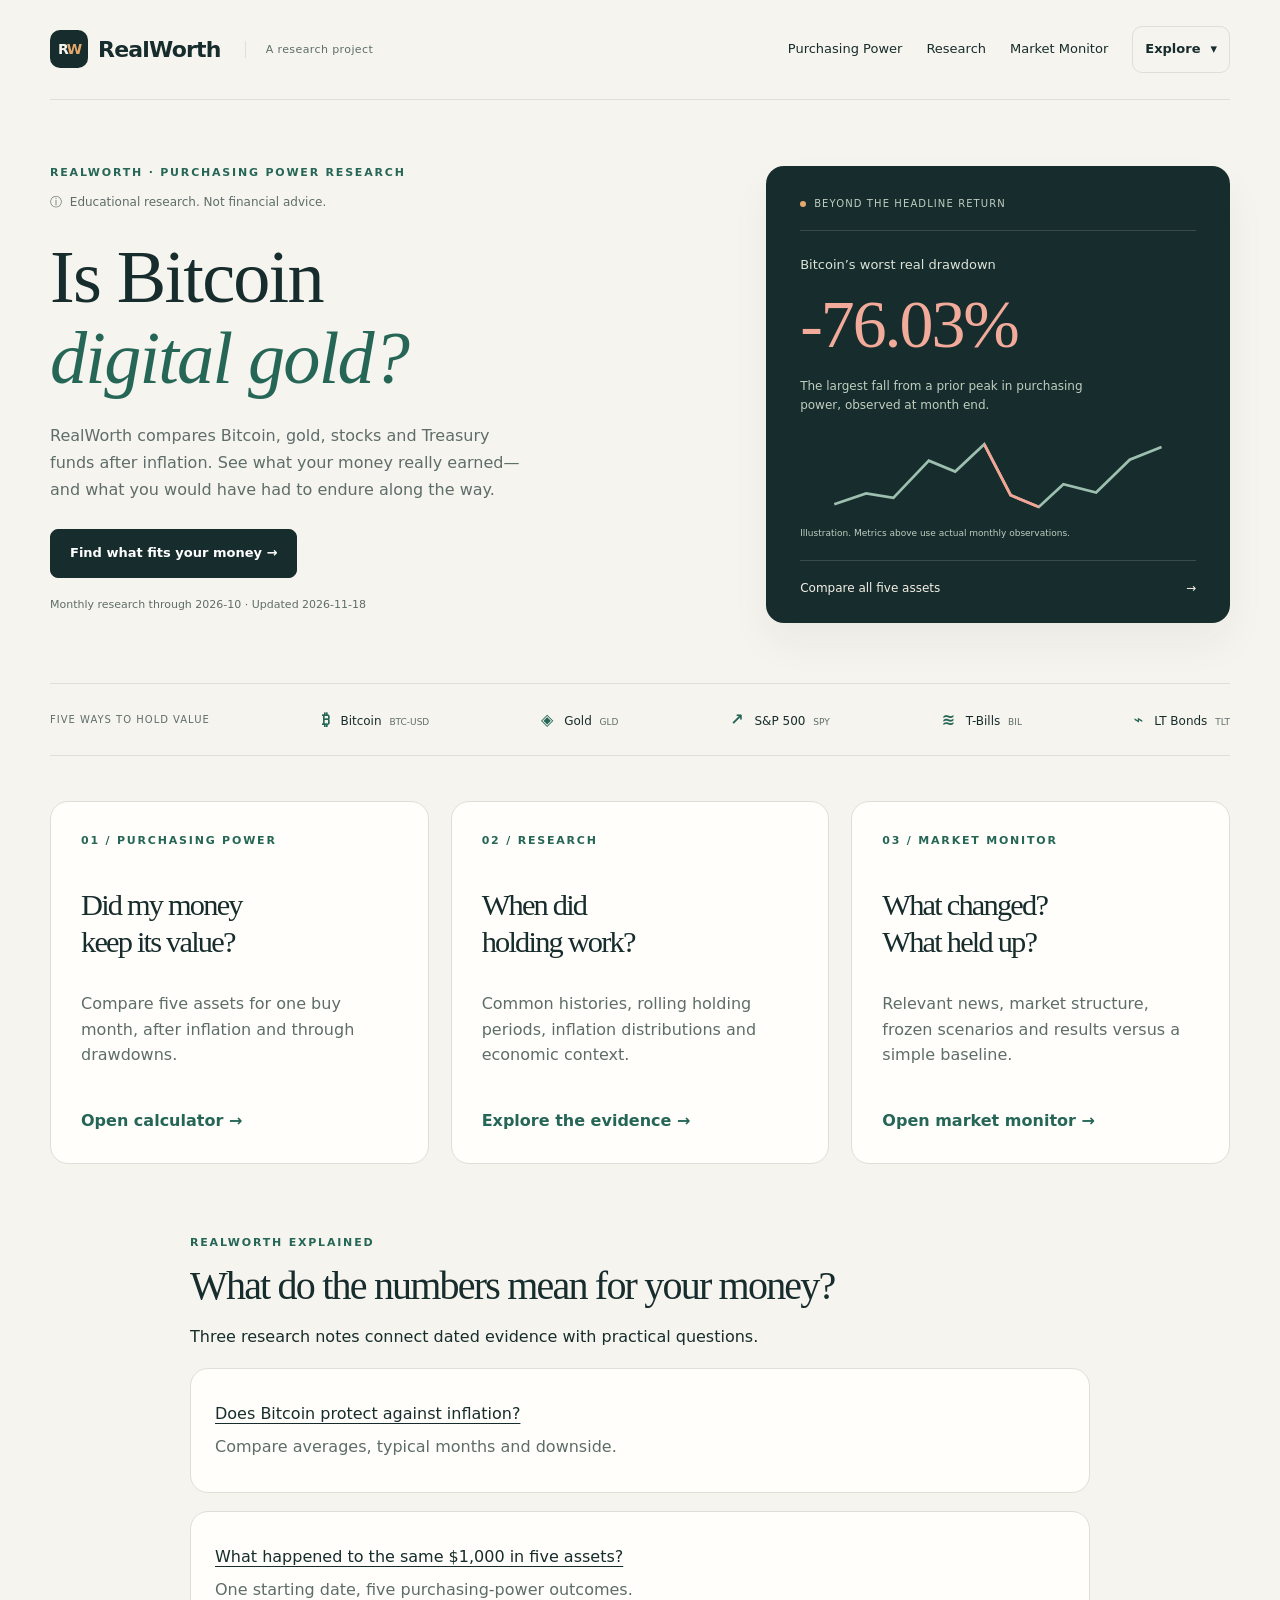
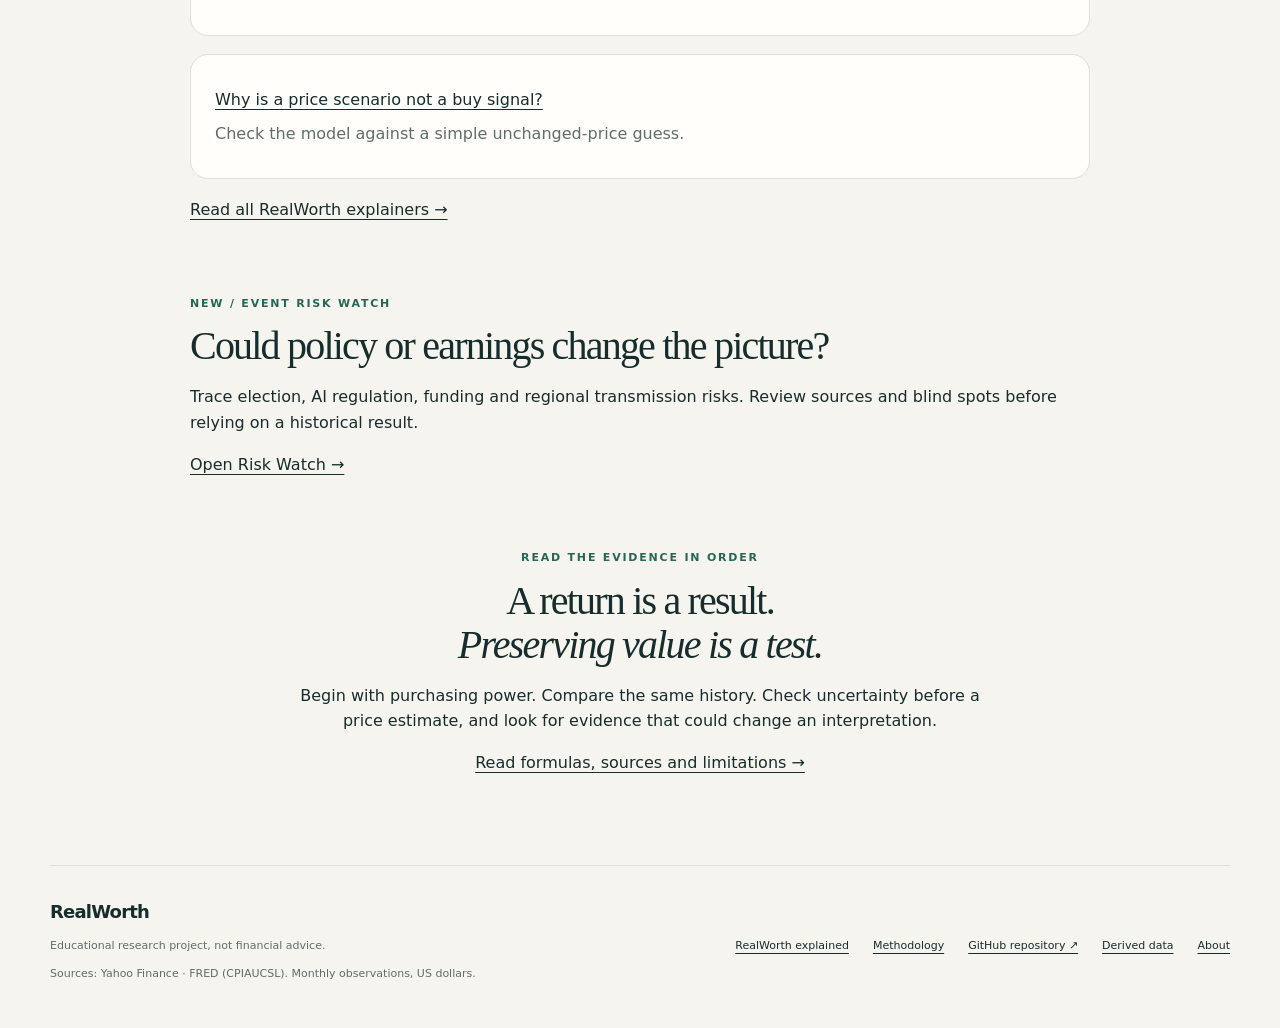
<file: docs/index.html>
<!doctype html>

<html lang="en">
  <head>
    <meta charset="utf-8" />
    <meta content="width=device-width, initial-scale=1" name="viewport" />
    <meta
      content="Compare Bitcoin, gold, stocks and Treasuries after inflation. Free real-return calculator, rolling holding periods, risk guidance and market-monitor evidence."
      name="description"
    />
    <meta content="#142b2b" name="theme-color" />
    <title>
      RealWorth | Bitcoin, Gold &amp; Inflation-Adjusted Return Calculator
    </title>
    <link href="assets/favicon.svg" rel="icon" type="image/svg+xml" />
    <link href="assets/style.css" rel="stylesheet" />
    <script defer="" src="assets/home.js"></script>
    <script defer="" src="assets/navigation.js"></script>
    <link href="https://ethanli0831.github.io/RealWorth/" rel="canonical" />
    <meta content="index,follow" name="robots" />
    <meta content="website" property="og:type" />
    <meta
      content="RealWorth | Bitcoin, Gold &amp; Inflation-Adjusted Return Calculator"
      property="og:title"
    />
    <meta
      content="Compare Bitcoin, gold, stocks and Treasuries after inflation. Free real-return calculator, rolling holding periods, risk guidance and market-monitor evidence."
      property="og:description"
    />
    <meta
      content="https://ethanli0831.github.io/RealWorth/"
      property="og:url"
    />
    <meta content="RealWorth" property="og:site_name" />
    <meta
      content="https://ethanli0831.github.io/RealWorth/assets/screenshot.png"
      property="og:image"
    />
    <meta
      content="RealWorth purchasing-power research overview"
      property="og:image:alt"
    />
    <meta content="summary_large_image" name="twitter:card" />
    <meta
      content="RealWorth | Bitcoin, Gold &amp; Inflation-Adjusted Return Calculator"
      name="twitter:title"
    />
    <meta
      content="Compare Bitcoin, gold, stocks and Treasuries after inflation. Free real-return calculator, rolling holding periods, risk guidance and market-monitor evidence."
      name="twitter:description"
    />
    <meta
      content="https://ethanli0831.github.io/RealWorth/assets/screenshot.png"
      name="twitter:image"
    />
    <script type="application/ld+json">
      {
        "@context": "https://schema.org",
        "@type": "WebPage",
        "@id": "https://ethanli0831.github.io/RealWorth/#webpage",
        "url": "https://ethanli0831.github.io/RealWorth/",
        "name": "RealWorth | Bitcoin, Gold & Inflation-Adjusted Return Calculator",
        "description": "Compare Bitcoin, gold, stocks and Treasuries after inflation. Free real-return calculator, rolling holding periods, risk guidance and market-monitor evidence.",
        "inLanguage": "en",
        "isPartOf": {
          "@type": "WebSite",
          "@id": "https://ethanli0831.github.io/RealWorth/#website",
          "url": "https://ethanli0831.github.io/RealWorth/",
          "name": "RealWorth"
        }
      }
    </script>
  </head>
  <body>
    <a class="skip-link" href="#dashboard">Skip to content</a>
    <header class="site-header wrap">
      <a aria-label="RealWorth home" class="brand" href="./"
        ><span aria-hidden="true" class="brand-mark">R<span>W</span></span
        >RealWorth<span class="brand-note">A research project</span></a
      >
      <nav aria-label="Main navigation">
        <a href="purchasing-power.html">Purchasing Power</a
        ><a href="research.html">Research</a
        ><a href="monitor.html">Market Monitor</a>
        <details class="site-directory">
          <summary>Explore <span aria-hidden="true">▾</span></summary>
          <div class="directory-links">
            <a href="monitor.html#money-plan">What fits my money?</a
            ><a href="./">Home</a
            ><a href="purchasing-power.html#calculator"
              >Real-return calculator</a
            ><a href="research.html#scorecard">Common-period scorecard</a
            ><a href="research.html#rolling">Rolling holding periods</a
            ><a href="research.html#regime">Inflation evidence</a
            ><a href="research.html#weather">Economic Weather &amp; sources</a
            ><a href="monitor.html#outlook">Today → Tomorrow</a
            ><a href="monitor.html#news">News &amp; analysis</a
            ><a href="monitor.html#market-structure"
              >Flows, leverage &amp; network</a
            ><a href="risk.html">Event Risk Watch</a>
            <a href="learn.html">RealWorth explained</a>
            <a href="methodology.html">Methodology &amp; quiz</a>
            <a href="about.html">About &amp; corrections</a>
          </div>
        </details>
      </nav>
    </header>
    <main aria-busy="false" class="wrap" id="dashboard">
      <section aria-labelledby="page-title" class="hero">
        <div class="hero-copy">
          <p class="eyebrow">RealWorth · Purchasing power research</p>
          <p class="disclaimer">
            <span aria-hidden="true">ⓘ</span> Educational research. Not
            financial advice.
          </p>
          <h1 id="page-title">Is Bitcoin<br /><em>digital gold?</em></h1>
          <p class="hero-description">
            RealWorth compares Bitcoin, gold, stocks and Treasury funds after
            inflation. See what your money really earned—and what you would have
            had to endure along the way.
          </p>
          <a class="button" href="monitor.html#money-plan"
            >Find what fits your money →</a
          >
          <p class="data-stamp" id="data-stamp">
            Loading monthly research data…
          </p>
        </div>
        <aside aria-label="Bitcoin risk in context" class="hero-card">
          <div class="card-kicker">
            <span class="dot"></span> Beyond the headline return
          </div>
          <p class="hero-card-label">Bitcoin’s worst real drawdown</p>
          <p class="hero-number" id="hero-drawdown">—</p>
          <p class="hero-card-detail">
            The largest fall from a prior peak in purchasing power, observed at
            month end.
          </p>
          <svg
            aria-label="Illustration of a rise, a steep fall, and a recovery; not market data"
            class="hero-illustration"
            role="img"
            viewbox="0 0 360 88"
          >
            <path
              d="M0 74 L35 62 L65 67 L104 26 L133 38 L165 8 L194 64 L225 77 L252 52 L288 61 L325 25 L360 11"
              fill="none"
              stroke="currentColor"
              stroke-width="3"
            ></path>
            <path
              d="M165 8 L194 64 L225 77"
              fill="none"
              stroke="#f6a393"
              stroke-width="3"
            ></path>
          </svg>
          <p class="tiny">
            Illustration. Metrics above use actual monthly observations.
          </p>
          <a href="research.html#scorecard"
            >Compare all five assets <span aria-hidden="true">→</span></a
          >
        </aside>
      </section>
      <div aria-label="Assets in this study" class="asset-strip">
        <span>Five ways to hold value</span
        ><span><b>₿</b> Bitcoin <small>BTC-USD</small></span
        ><span><b>◈</b> Gold <small>GLD</small></span
        ><span><b>↗</b> S&amp;P 500 <small>SPY</small></span
        ><span><b>≋</b> T-Bills <small>BIL</small></span
        ><span><b>⌁</b> LT Bonds <small>TLT</small></span>
      </div>
      <section aria-label="Choose your research path" class="path-grid">
        <a class="path-card" href="purchasing-power.html"
          ><span class="eyebrow">01 / Purchasing Power</span>
          <h2>Did my money<br />keep its value?</h2>
          <p>
            Compare five assets for one buy month, after inflation and through
            drawdowns.
          </p>
          <span class="path-link">Open calculator →</span></a
        ><a class="path-card" href="research.html"
          ><span class="eyebrow">02 / Research</span>
          <h2>When did<br />holding work?</h2>
          <p>
            Common histories, rolling holding periods, inflation distributions
            and economic context.
          </p>
          <span class="path-link">Explore the evidence →</span></a
        ><a class="path-card" href="monitor.html"
          ><span class="eyebrow">03 / Market Monitor</span>
          <h2>What changed?<br />What held up?</h2>
          <p>
            Relevant news, market structure, frozen scenarios and results versus
            a simple baseline.
          </p>
          <span class="path-link">Open market monitor →</span></a
        >
      </section>
      <section aria-labelledby="explained-title" class="home-explainers">
        <p class="eyebrow">RealWorth explained</p>
        <h2 id="explained-title">What do the numbers mean for your money?</h2>
        <p>
          Three research notes connect dated evidence with practical questions.
        </p>
        <ul class="explainer-links">
          <li>
            <a href="bitcoin-inflation.html"
              >Does Bitcoin protect against inflation?</a
            ><span>Compare averages, typical months and downside.</span>
          </li>
          <li>
            <a href="compare-purchasing-power.html"
              >What happened to the same $1,000 in five assets?</a
            ><span>One starting date, five purchasing-power outcomes.</span>
          </li>
          <li>
            <a href="forecast-evidence.html"
              >Why is a price scenario not a buy signal?</a
            ><span
              >Check the model against a simple unchanged-price guess.</span
            >
          </li>
        </ul>
        <a href="learn.html">Read all RealWorth explainers →</a>
      </section>
      <section class="home-explainers"><p class="eyebrow">New / Event Risk Watch</p><h2>Could policy or earnings change the picture?</h2><p>Trace election, AI regulation, funding and regional transmission risks. Review sources and blind spots before relying on a historical result.</p><a href="risk.html">Open Risk Watch →</a></section>
      <section class="home-note">
        <p class="eyebrow">Read the evidence in order</p>
        <h2>A return is a result.<br /><em>Preserving value is a test.</em></h2>
        <p>
          Begin with purchasing power. Compare the same history. Check
          uncertainty before a price estimate, and look for evidence that could
          change an interpretation.
        </p>
        <a href="methodology.html">Read formulas, sources and limitations →</a>
      </section>
    </main>
    <footer class="site-footer wrap">
      <div>
        <a class="brand" href="./">RealWorth</a>
        <p>Educational research project, not financial advice.</p>
        <p class="tiny">
          Sources: Yahoo Finance · FRED (CPIAUCSL). Monthly observations, US
          dollars.
        </p>
      </div>
      <div class="footer-links">
        <a href="learn.html">RealWorth explained</a>
        <a href="methodology.html">Methodology</a
        ><a href="https://github.com/Ethanli0831/RealWorth"
          >GitHub repository ↗</a
        ><a href="data/data.json">Derived data</a>
        <a href="about.html">About</a>
      </div>
    </footer>
  </body>
</html>
</file>
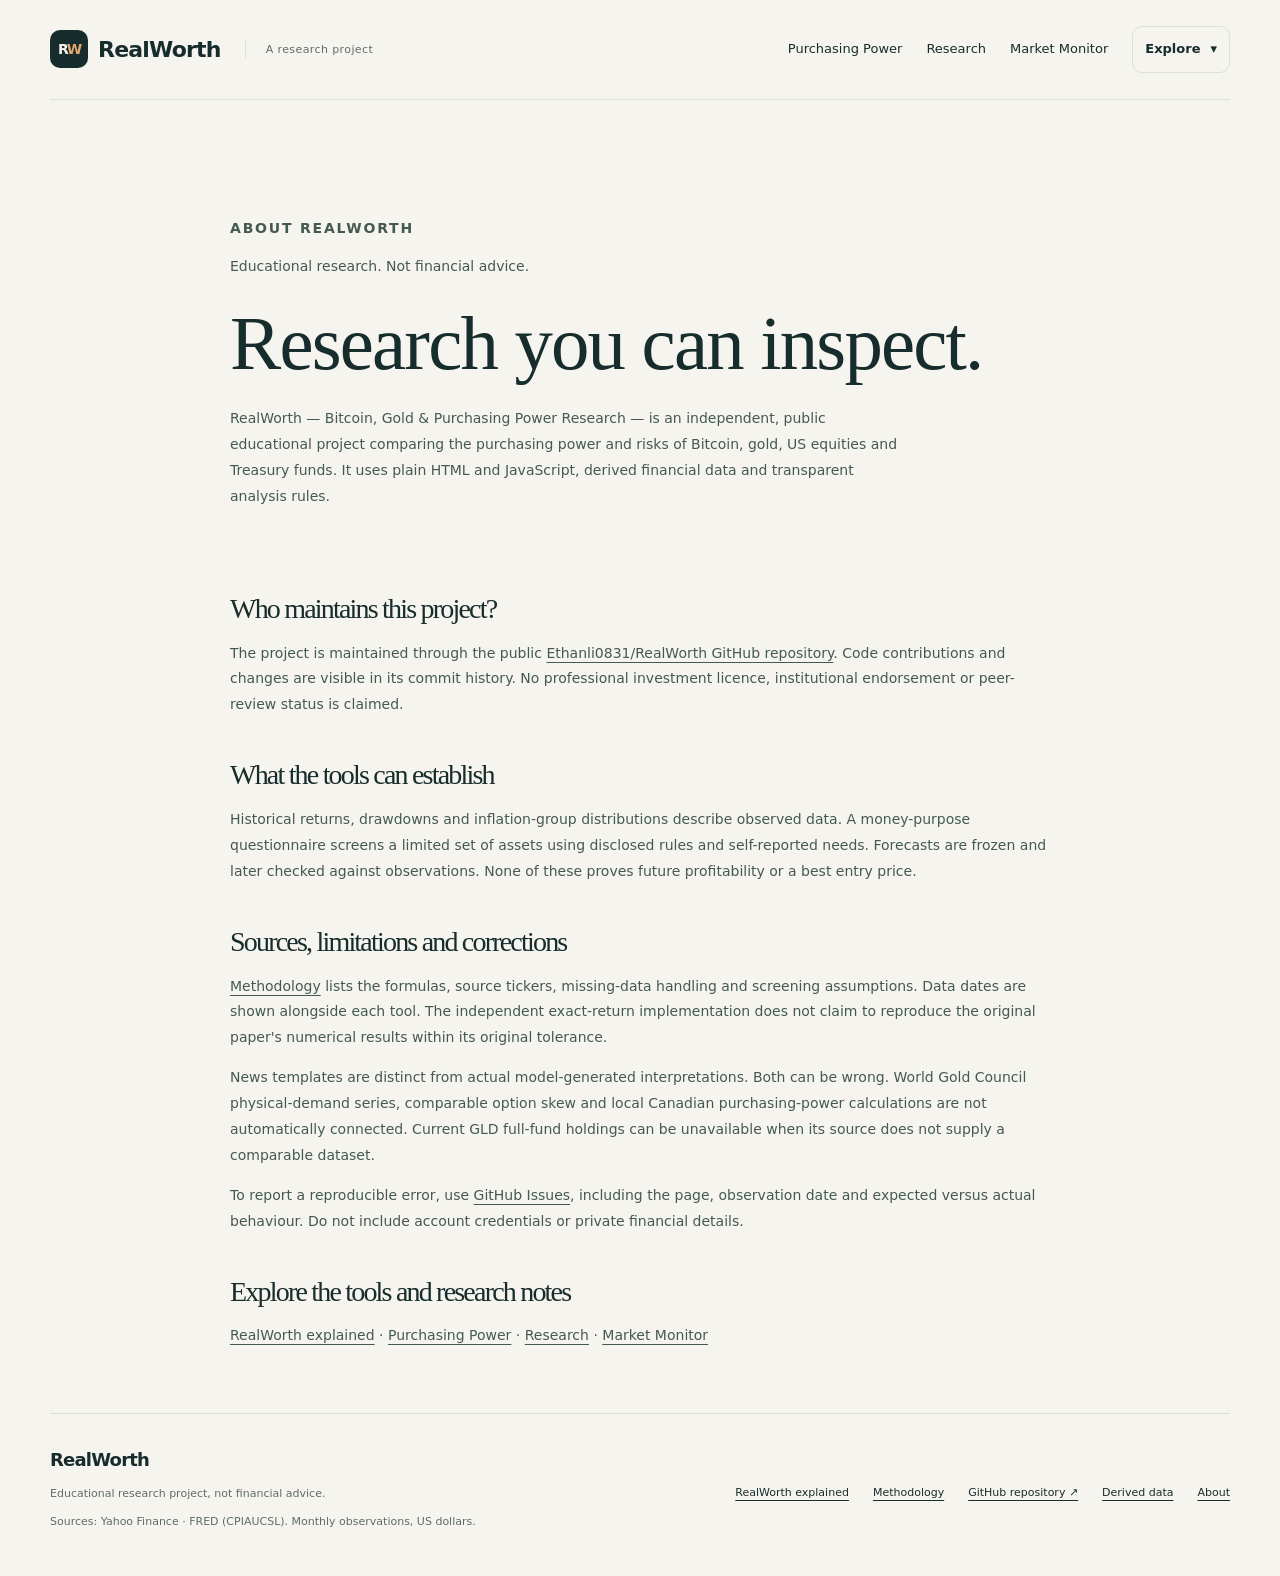
<file: docs/about.html>
<!doctype html>

<html lang="en">
  <head>
    <meta charset="utf-8" />
    <meta content="width=device-width, initial-scale=1" name="viewport" />
    <meta content="#142b2b" name="theme-color" />
    <link href="assets/favicon.svg" rel="icon" type="image/svg+xml" />
    <link href="assets/style.css" rel="stylesheet" />
    <title>About RealWorth: Independent Investment Research Project</title>
    <meta
      content="Learn who maintains RealWorth, how to inspect its open-source research, what the tools cannot prove, and how to report data or calculation errors."
      name="description"
    />
    <link
      href="https://ethanli0831.github.io/RealWorth/about.html"
      rel="canonical"
    />
    <meta content="index,follow" name="robots" />
    <meta content="website" property="og:type" />
    <meta
      content="About RealWorth: Independent Investment Research Project"
      property="og:title"
    />
    <meta
      content="Learn who maintains RealWorth, how to inspect its open-source research, what the tools cannot prove, and how to report data or calculation errors."
      property="og:description"
    />
    <meta
      content="https://ethanli0831.github.io/RealWorth/about.html"
      property="og:url"
    />
    <meta content="RealWorth" property="og:site_name" />
    <meta
      content="https://ethanli0831.github.io/RealWorth/assets/screenshot.png"
      property="og:image"
    />
    <meta
      content="RealWorth purchasing-power research overview"
      property="og:image:alt"
    />
    <meta content="summary_large_image" name="twitter:card" />
    <meta
      content="About RealWorth: Independent Investment Research Project"
      name="twitter:title"
    />
    <meta
      content="Learn who maintains RealWorth, how to inspect its open-source research, what the tools cannot prove, and how to report data or calculation errors."
      name="twitter:description"
    />
    <meta
      content="https://ethanli0831.github.io/RealWorth/assets/screenshot.png"
      name="twitter:image"
    />
    <script type="application/ld+json">
      {
        "@context": "https://schema.org",
        "@type": "WebPage",
        "@id": "https://ethanli0831.github.io/RealWorth/about.html#webpage",
        "url": "https://ethanli0831.github.io/RealWorth/about.html",
        "name": "About RealWorth: Independent Investment Research Project",
        "description": "Learn who maintains RealWorth, how to inspect its open-source research, what the tools cannot prove, and how to report data or calculation errors.",
        "inLanguage": "en",
        "isPartOf": {
          "@type": "WebSite",
          "@id": "https://ethanli0831.github.io/RealWorth/#website",
          "url": "https://ethanli0831.github.io/RealWorth/",
          "name": "RealWorth"
        }
      }
    </script>
  </head>
  <body>
    <header class="site-header wrap">
      <a aria-label="RealWorth home" class="brand" href="./"
        ><span aria-hidden="true" class="brand-mark">R<span>W</span></span
        >RealWorth<span class="brand-note">A research project</span></a
      >
      <nav aria-label="Main navigation">
        <a href="purchasing-power.html">Purchasing Power</a
        ><a href="research.html">Research</a
        ><a href="monitor.html">Market Monitor</a>
        <details class="site-directory">
          <summary>Explore <span aria-hidden="true">▾</span></summary>
          <div class="directory-links">
            <a href="monitor.html#money-plan">What fits my money?</a
            ><a href="./">Home</a
            ><a href="purchasing-power.html#calculator"
              >Real-return calculator</a
            ><a href="research.html#scorecard">Common-period scorecard</a
            ><a href="research.html#rolling">Rolling holding periods</a
            ><a href="research.html#regime">Inflation evidence</a
            ><a href="research.html#weather">Economic Weather &amp; sources</a
            ><a href="monitor.html#outlook">Today → Tomorrow</a
            ><a href="monitor.html#news">News &amp; analysis</a
            ><a href="monitor.html#market-structure"
              >Flows, leverage &amp; network</a
            ><a href="risk.html">Event Risk Watch</a>
            <a href="learn.html">RealWorth explained</a>
            <a href="methodology.html">Methodology &amp; quiz</a>
            <a href="about.html">About &amp; corrections</a>
          </div>
        </details>
      </nav>
    </header>
    <main class="wrap prose" id="dashboard">
      <section class="page-intro">
        <p class="eyebrow">About RealWorth</p>
        <p class="disclaimer">Educational research. Not financial advice.</p>
        <h1>Research you can inspect.</h1>
        <p>
          RealWorth — Bitcoin, Gold &amp; Purchasing Power Research — is an
          independent, public educational project comparing the purchasing power
          and risks of Bitcoin, gold, US equities and Treasury funds. It uses
          plain HTML and JavaScript, derived financial data and transparent
          analysis rules.
        </p>
      </section>
      <h2>Who maintains this project?</h2>
      <p>
        The project is maintained through the public
        <a href="https://github.com/Ethanli0831/RealWorth"
          >Ethanli0831/RealWorth GitHub repository</a
        >. Code contributions and changes are visible in its commit history. No
        professional investment licence, institutional endorsement or
        peer-review status is claimed.
      </p>
      <h2>What the tools can establish</h2>
      <p>
        Historical returns, drawdowns and inflation-group distributions describe
        observed data. A money-purpose questionnaire screens a limited set of
        assets using disclosed rules and self-reported needs. Forecasts are
        frozen and later checked against observations. None of these proves
        future profitability or a best entry price.
      </p>
      <h2>Sources, limitations and corrections</h2>
      <p>
        <a href="methodology.html">Methodology</a> lists the formulas, source
        tickers, missing-data handling and screening assumptions. Data dates are
        shown alongside each tool. The independent exact-return implementation
        does not claim to reproduce the original paper's numerical results
        within its original tolerance.
      </p>
      <p>
        News templates are distinct from actual model-generated interpretations.
        Both can be wrong. World Gold Council physical-demand series, comparable
        option skew and local Canadian purchasing-power calculations are not
        automatically connected. Current GLD full-fund holdings can be
        unavailable when its source does not supply a comparable dataset.
      </p>
      <p>
        To report a reproducible error, use
        <a href="https://github.com/Ethanli0831/RealWorth/issues"
          >GitHub Issues</a
        >, including the page, observation date and expected versus actual
        behaviour. Do not include account credentials or private financial
        details.
      </p>
      <h2>Explore the tools and research notes</h2>
      <p>
        <a href="learn.html">RealWorth explained</a> ·
        <a href="purchasing-power.html">Purchasing Power</a> ·
        <a href="research.html">Research</a> ·
        <a href="monitor.html">Market Monitor</a>
      </p>
    </main>
    <footer class="site-footer wrap">
      <div>
        <a class="brand" href="./">RealWorth</a>
        <p>Educational research project, not financial advice.</p>
        <p class="tiny">
          Sources: Yahoo Finance · FRED (CPIAUCSL). Monthly observations, US
          dollars.
        </p>
      </div>
      <div class="footer-links">
        <a href="learn.html">RealWorth explained</a>
        <a href="methodology.html">Methodology</a
        ><a href="https://github.com/Ethanli0831/RealWorth"
          >GitHub repository ↗</a
        ><a href="data/data.json">Derived data</a>
        <a href="about.html">About</a>
      </div>
    </footer>
  </body>
</html>
</file>
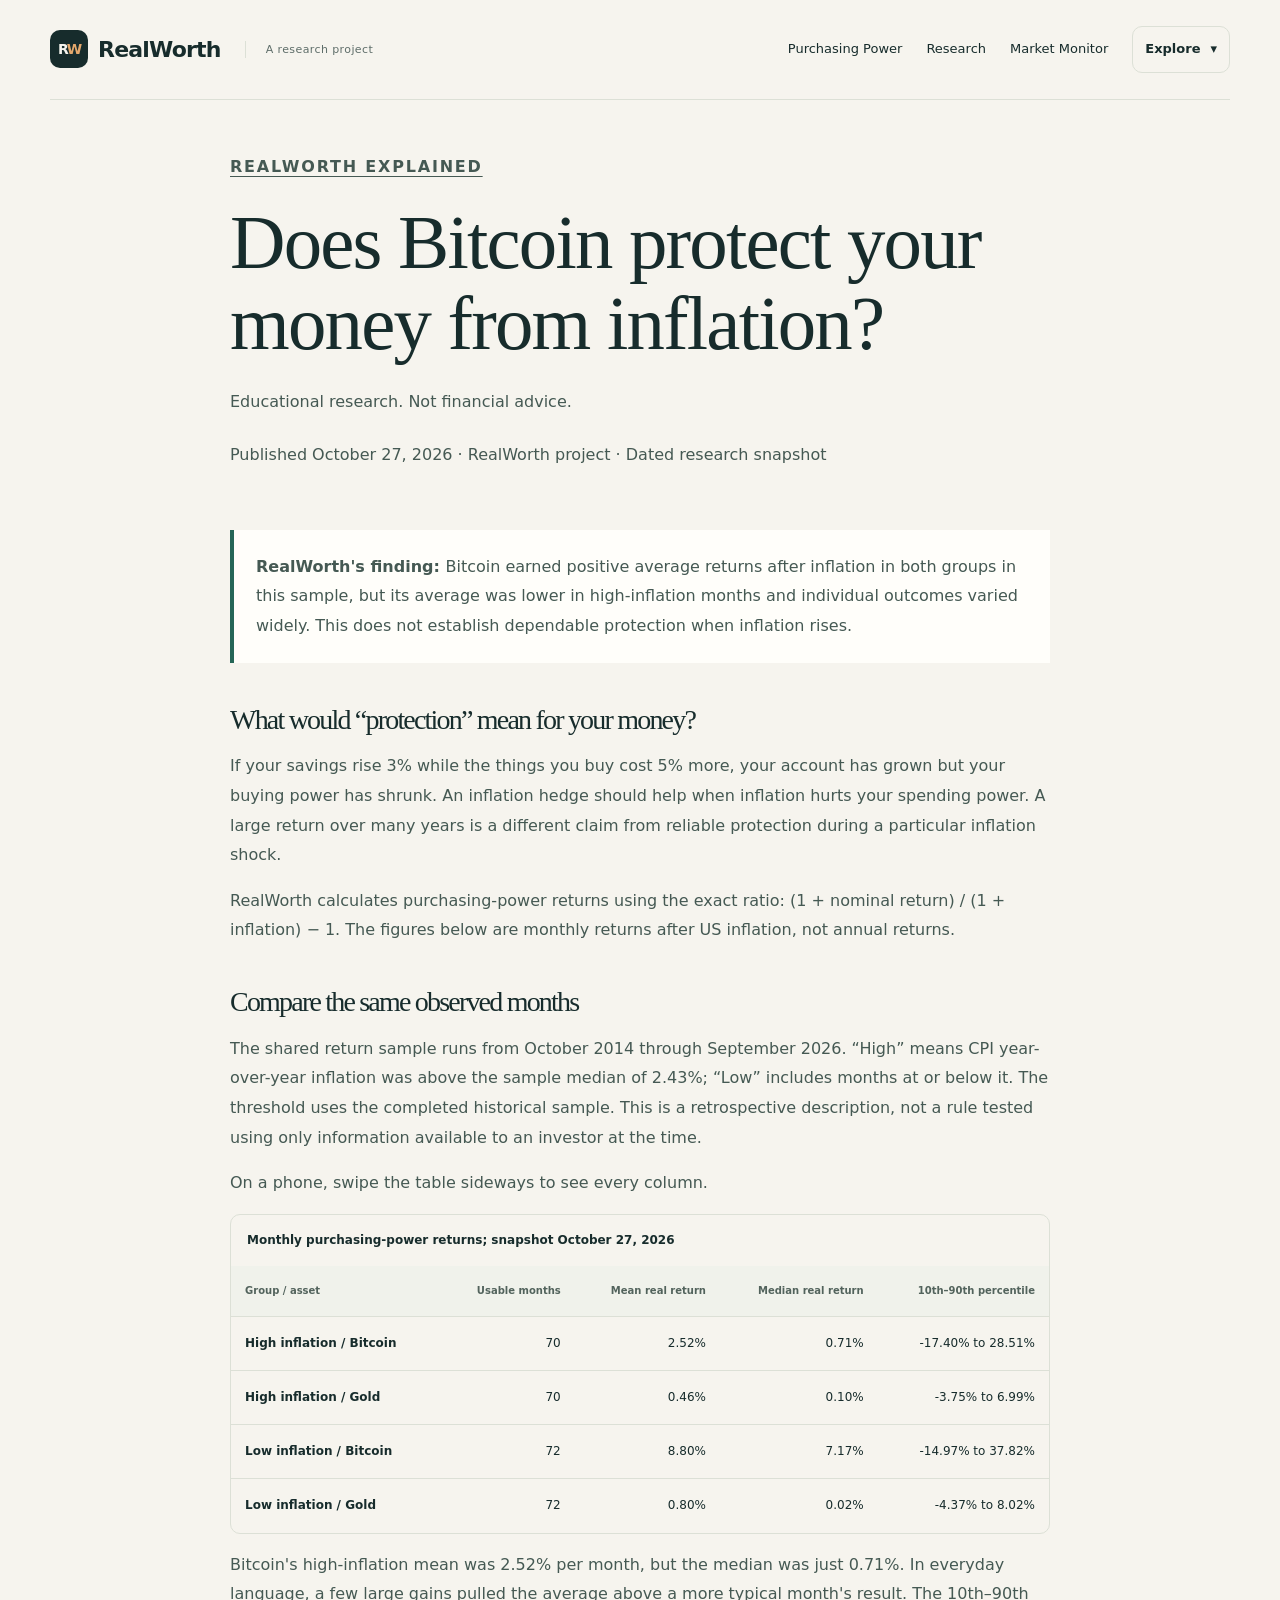
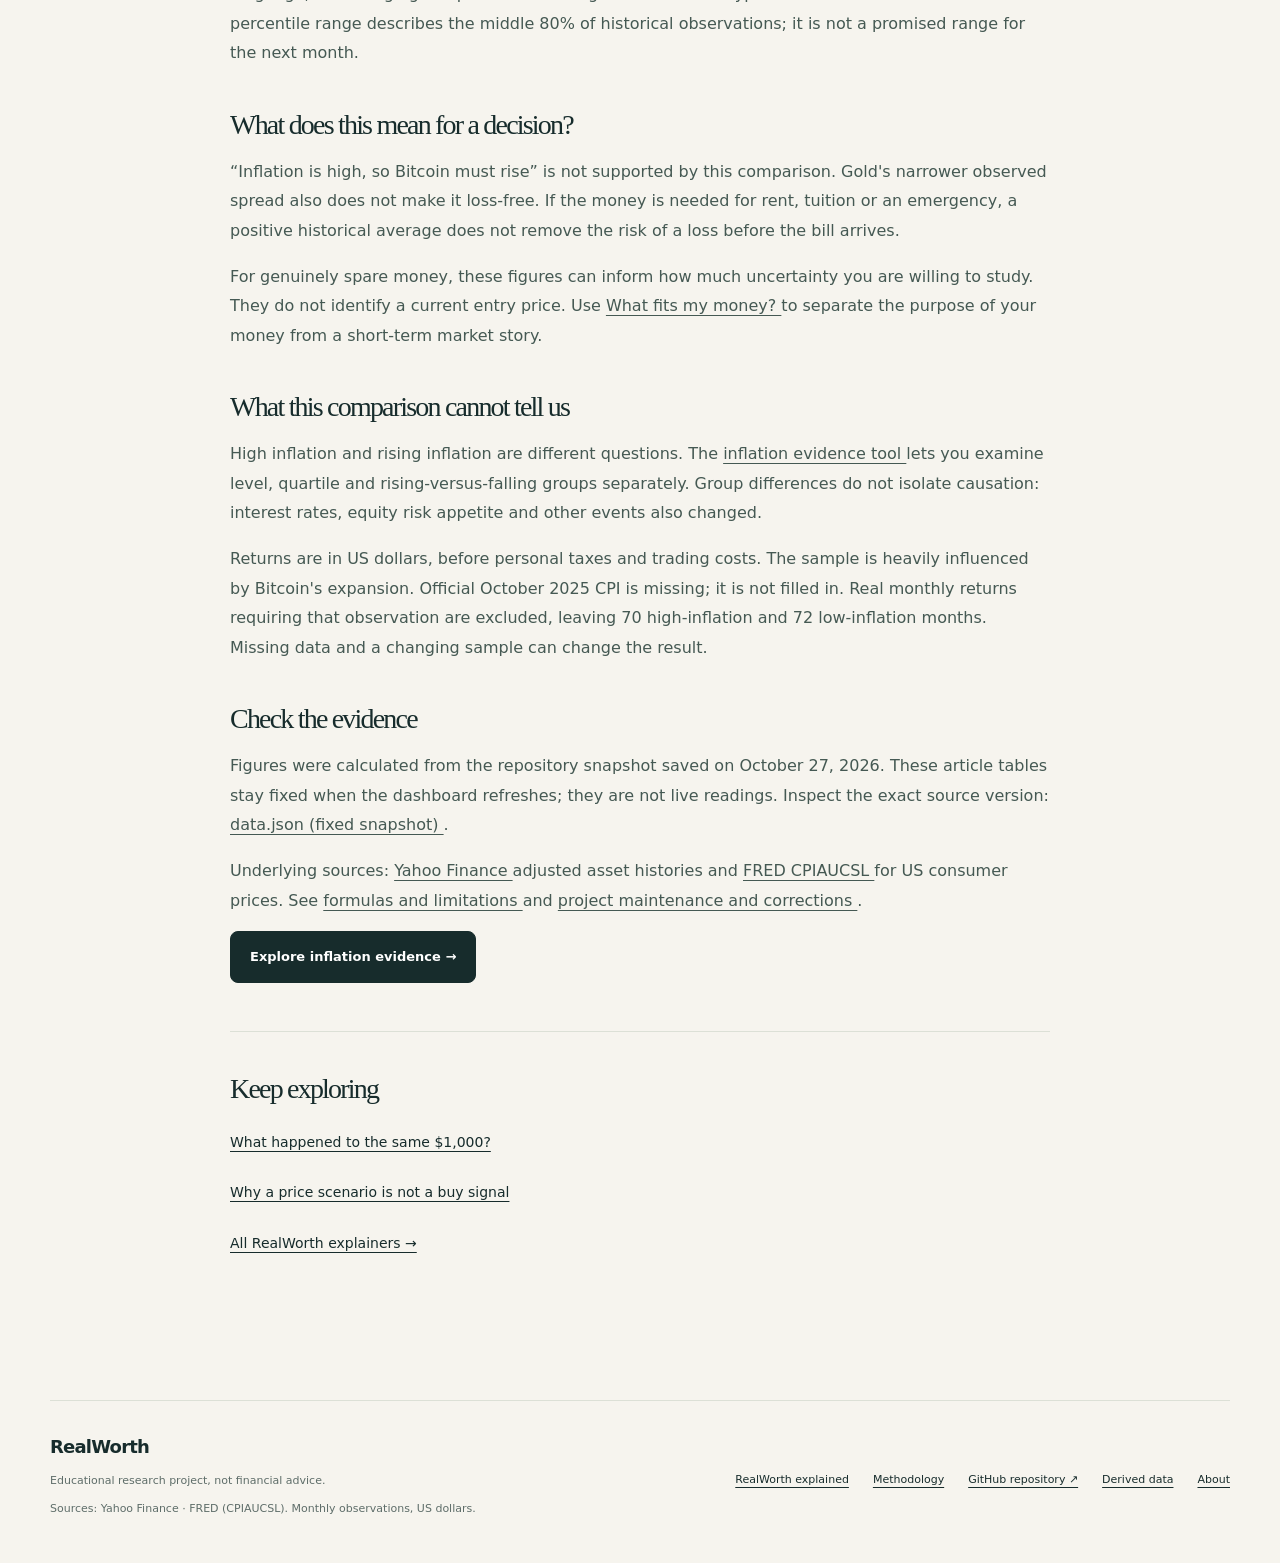
<file: docs/bitcoin-inflation.html>
<!DOCTYPE html>
<html lang="en">
 <head>
  <meta charset="utf-8"/>
  <meta content="width=device-width, initial-scale=1" name="viewport"/>
  <title>
   Does Bitcoin Hedge Inflation? Evidence | RealWorth
  </title>
  <meta content="RealWorth compares Bitcoin and gold in high- and low-inflation months, showing real returns, sample sizes and why historical averages do not prove a hedge." name="description"/>
  <link href="https://ethanli0831.github.io/RealWorth/bitcoin-inflation.html" rel="canonical"/>
  <meta content="index,follow" name="robots"/>
  <meta content="#142b2b" name="theme-color"/>
  <link href="assets/favicon.svg" rel="icon" type="image/svg+xml"/>
  <link href="assets/style.css" rel="stylesheet"/>
  <script defer="" src="assets/navigation.js">
  </script>
  <meta content="article" property="og:type"/>
  <meta content="RealWorth" property="og:site_name"/>
  <meta content="Does Bitcoin Hedge Inflation? Evidence | RealWorth" property="og:title"/>
  <meta content="RealWorth compares Bitcoin and gold in high- and low-inflation months, showing real returns, sample sizes and why historical averages do not prove a hedge." property="og:description"/>
  <meta content="https://ethanli0831.github.io/RealWorth/bitcoin-inflation.html" property="og:url"/>
  <meta content="https://ethanli0831.github.io/RealWorth/assets/screenshot.png" property="og:image"/>
  <meta content="RealWorth purchasing-power research overview" property="og:image:alt"/>
  <meta content="summary_large_image" name="twitter:card"/>
  <meta content="Does Bitcoin Hedge Inflation? Evidence | RealWorth" name="twitter:title"/>
  <meta content="RealWorth compares Bitcoin and gold in high- and low-inflation months, showing real returns, sample sizes and why historical averages do not prove a hedge." name="twitter:description"/>
  <meta content="https://ethanli0831.github.io/RealWorth/assets/screenshot.png" name="twitter:image"/>
  <script type="application/ld+json">
   {
  "@context": "https://schema.org",
  "@type": "WebPage",
  "@id": "https://ethanli0831.github.io/RealWorth/bitcoin-inflation.html#webpage",
  "url": "https://ethanli0831.github.io/RealWorth/bitcoin-inflation.html",
  "name": "Does Bitcoin Hedge Inflation? Evidence | RealWorth",
  "description": "RealWorth compares Bitcoin and gold in high- and low-inflation months, showing real returns, sample sizes and why historical averages do not prove a hedge.",
  "inLanguage": "en",
  "isPartOf": {
    "@type": "WebSite",
    "@id": "https://ethanli0831.github.io/RealWorth/#website",
    "url": "https://ethanli0831.github.io/RealWorth/",
    "name": "RealWorth"
  }
}
  </script>
  <script type="application/ld+json">
   {
  "@context": "https://schema.org",
  "@type": "Article",
  "headline": "Does Bitcoin protect your money from inflation?",
  "description": "RealWorth compares Bitcoin and gold in high- and low-inflation months, showing real returns, sample sizes and why historical averages do not prove a hedge.",
  "mainEntityOfPage": "https://ethanli0831.github.io/RealWorth/bitcoin-inflation.html",
  "datePublished": "2026-10-27",
  "dateModified": "2026-10-27",
  "inLanguage": "en",
  "author": {
    "@type": "Organization",
    "name": "RealWorth project",
    "url": "https://ethanli0831.github.io/RealWorth/about.html"
  }
}
  </script>
 </head>
 <body>
  <a class="skip-link" href="#dashboard">
   Skip to content
  </a>
  <header class="site-header wrap">
   <a aria-label="RealWorth home" class="brand" href="./">
    <span aria-hidden="true" class="brand-mark">
     R
     <span>
      W
     </span>
    </span>
    RealWorth
    <span class="brand-note">
     A research project
    </span>
   </a>
   <nav aria-label="Main navigation">
    <a href="purchasing-power.html">
     Purchasing Power
    </a>
    <a href="research.html">
     Research
    </a>
    <a href="monitor.html">
     Market Monitor
    </a>
    <details class="site-directory">
     <summary>
      Explore
      <span aria-hidden="true">
       ▾
      </span>
     </summary>
     <div class="directory-links">
       <a href="risk.html">Event Risk Watch</a>
      <a href="monitor.html#money-plan">
       What fits my money?
      </a>
      <a href="./">
       Home
      </a>
      <a href="purchasing-power.html#calculator">
       Real-return calculator
      </a>
      <a href="research.html#scorecard">
       Common-period scorecard
      </a>
      <a href="research.html#rolling">
       Rolling holding periods
      </a>
      <a href="research.html#regime">
       Inflation evidence
      </a>
      <a href="research.html#weather">
       Economic Weather &amp; sources
      </a>
      <a href="monitor.html#outlook">
       Today → Tomorrow
      </a>
      <a href="monitor.html#news">
       News &amp; analysis
      </a>
      <a href="monitor.html#market-structure">
       Flows, leverage &amp; network
      </a>
      <a href="learn.html">
       RealWorth explained
      </a>
      <a href="methodology.html">
       Methodology &amp; quiz
      </a>
      <a href="about.html">
       About &amp; corrections
      </a>
     </div>
    </details>
   </nav>
  </header>
  <main class="wrap prose article-page" id="dashboard">
   <section class="page-intro">
    <p class="eyebrow">
     <a href="learn.html">
      RealWorth explained
     </a>
    </p>
    <h1>
     Does Bitcoin protect your money from inflation?
    </h1>
    <p class="disclaimer">
     Educational research. Not financial advice.
    </p>
    <p class="tiny">
     Published October 27, 2026 · RealWorth project · Dated research snapshot
    </p>
   </section>
   <p class="article-answer">
    <strong>
     RealWorth's finding:
    </strong>
    Bitcoin earned positive average returns after inflation in both groups in this sample, but its average was lower in high-inflation months and individual outcomes varied widely. This does not establish dependable protection when inflation rises.
   </p>
   <h2>
    What would “protection” mean for your money?
   </h2>
   <p>
    If your savings rise 3% while the things you buy cost 5% more, your account has grown but your buying power has shrunk. An inflation hedge should help when inflation hurts your spending power. A large return over many years is a different claim from reliable protection during a particular inflation shock.
   </p>
   <p>
    RealWorth calculates purchasing-power returns using the exact ratio: (1 + nominal return) / (1 + inflation) − 1. The figures below are monthly returns after US inflation, not annual returns.
   </p>
   <h2>
    Compare the same observed months
   </h2>
   <p>
    The shared return sample runs from October 2014 through September 2026. “High” means CPI year-over-year inflation was above the sample median of 2.43%; “Low” includes months at or below it. The threshold uses the completed historical sample. This is a retrospective description, not a rule tested using only information available to an investor at the time.
   </p>
   <p class="tiny">
    On a phone, swipe the table sideways to see every column.
   </p>
   <div aria-label="Monthly purchasing-power returns; snapshot October 27, 2026" class="table-wrap" role="region" tabindex="0">
    <table>
     <caption>
      Monthly purchasing-power returns; snapshot October 27, 2026
     </caption>
     <thead>
      <tr>
       <th scope="col">
        Group / asset
       </th>
       <th scope="col">
        Usable months
       </th>
       <th scope="col">
        Mean real return
       </th>
       <th scope="col">
        Median real return
       </th>
       <th scope="col">
        10th–90th percentile
       </th>
      </tr>
     </thead>
     <tbody>
      <tr>
       <th scope="row">
        High inflation / Bitcoin
       </th>
       <td>
        70
       </td>
       <td>
        2.52%
       </td>
       <td>
        0.71%
       </td>
       <td>
        -17.40% to 28.51%
       </td>
      </tr>
      <tr>
       <th scope="row">
        High inflation / Gold
       </th>
       <td>
        70
       </td>
       <td>
        0.46%
       </td>
       <td>
        0.10%
       </td>
       <td>
        -3.75% to 6.99%
       </td>
      </tr>
      <tr>
       <th scope="row">
        Low inflation / Bitcoin
       </th>
       <td>
        72
       </td>
       <td>
        8.80%
       </td>
       <td>
        7.17%
       </td>
       <td>
        -14.97% to 37.82%
       </td>
      </tr>
      <tr>
       <th scope="row">
        Low inflation / Gold
       </th>
       <td>
        72
       </td>
       <td>
        0.80%
       </td>
       <td>
        0.02%
       </td>
       <td>
        -4.37% to 8.02%
       </td>
      </tr>
     </tbody>
    </table>
   </div>
   <p>
    Bitcoin's high-inflation mean was 2.52% per month, but the median was just 0.71%. In everyday language, a few large gains pulled the average above a more typical month's result. The 10th–90th percentile range describes the middle 80% of historical observations; it is not a promised range for the next month.
   </p>
   <h2>
    What does this mean for a decision?
   </h2>
   <p>
    “Inflation is high, so Bitcoin must rise” is not supported by this comparison. Gold's narrower observed spread also does not make it loss-free. If the money is needed for rent, tuition or an emergency, a positive historical average does not remove the risk of a loss before the bill arrives.
   </p>
   <p>
    For genuinely spare money, these figures can inform how much uncertainty you are willing to study. They do not identify a current entry price. Use
    <a href="monitor.html#money-plan">
     What fits my money?
    </a>
    to separate the purpose of your money from a short-term market story.
   </p>
   <h2>
    What this comparison cannot tell us
   </h2>
   <p>
    High inflation and rising inflation are different questions. The
    <a href="research.html#regime">
     inflation evidence tool
    </a>
    lets you examine level, quartile and rising-versus-falling groups separately. Group differences do not isolate causation: interest rates, equity risk appetite and other events also changed.
   </p>
   <p>
    Returns are in US dollars, before personal taxes and trading costs. The sample is heavily influenced by Bitcoin's expansion. Official October 2025 CPI is missing; it is not filled in. Real monthly returns requiring that observation are excluded, leaving 70 high-inflation and 72 low-inflation months. Missing data and a changing sample can change the result.
   </p>
   <h2>
    Check the evidence
   </h2>
   <p>
    Figures were calculated from the repository snapshot saved on October 27, 2026. These article tables stay fixed when the dashboard refreshes; they are not live readings. Inspect the exact source version:
    <a href="https://github.com/Ethanli0831/RealWorth/blob/2b357dfb774e64117250563d46533f66108bcc3b/docs/data/data.json">
     data.json (fixed snapshot)
    </a>
    .
   </p>
   <p>
    Underlying sources:
    <a href="https://finance.yahoo.com/">
     Yahoo Finance
    </a>
    adjusted asset histories and
    <a href="https://fred.stlouisfed.org/series/CPIAUCSL">
     FRED CPIAUCSL
    </a>
    for US consumer prices. See
    <a href="methodology.html">
     formulas and limitations
    </a>
    and
    <a href="about.html">
     project maintenance and corrections
    </a>
    .
   </p>
   <p>
    <a class="button" href="research.html#regime">
     Explore inflation evidence →
    </a>
   </p>
   <nav aria-label="Related reading" class="article-related">
    <h2>
     Keep exploring
    </h2>
    <a href="compare-purchasing-power.html">
     What happened to the same $1,000?
    </a>
    <a href="forecast-evidence.html">
     Why a price scenario is not a buy signal
    </a>
    <a href="learn.html">
     All RealWorth explainers →
    </a>
   </nav>
  </main>
  <footer class="site-footer wrap">
   <div>
    <a class="brand" href="./">
     RealWorth
    </a>
    <p>
     Educational research project, not financial advice.
    </p>
    <p class="tiny">
     Sources: Yahoo Finance · FRED (CPIAUCSL). Monthly observations, US
          dollars.
    </p>
   </div>
   <div class="footer-links">
    <a href="learn.html">
     RealWorth explained
    </a>
    <a href="methodology.html">
     Methodology
    </a>
    <a href="https://github.com/Ethanli0831/RealWorth">
     GitHub repository ↗
    </a>
    <a href="data/data.json">
     Derived data
    </a>
    <a href="about.html">
     About
    </a>
   </div>
  </footer>
 </body>
</html>
</file>
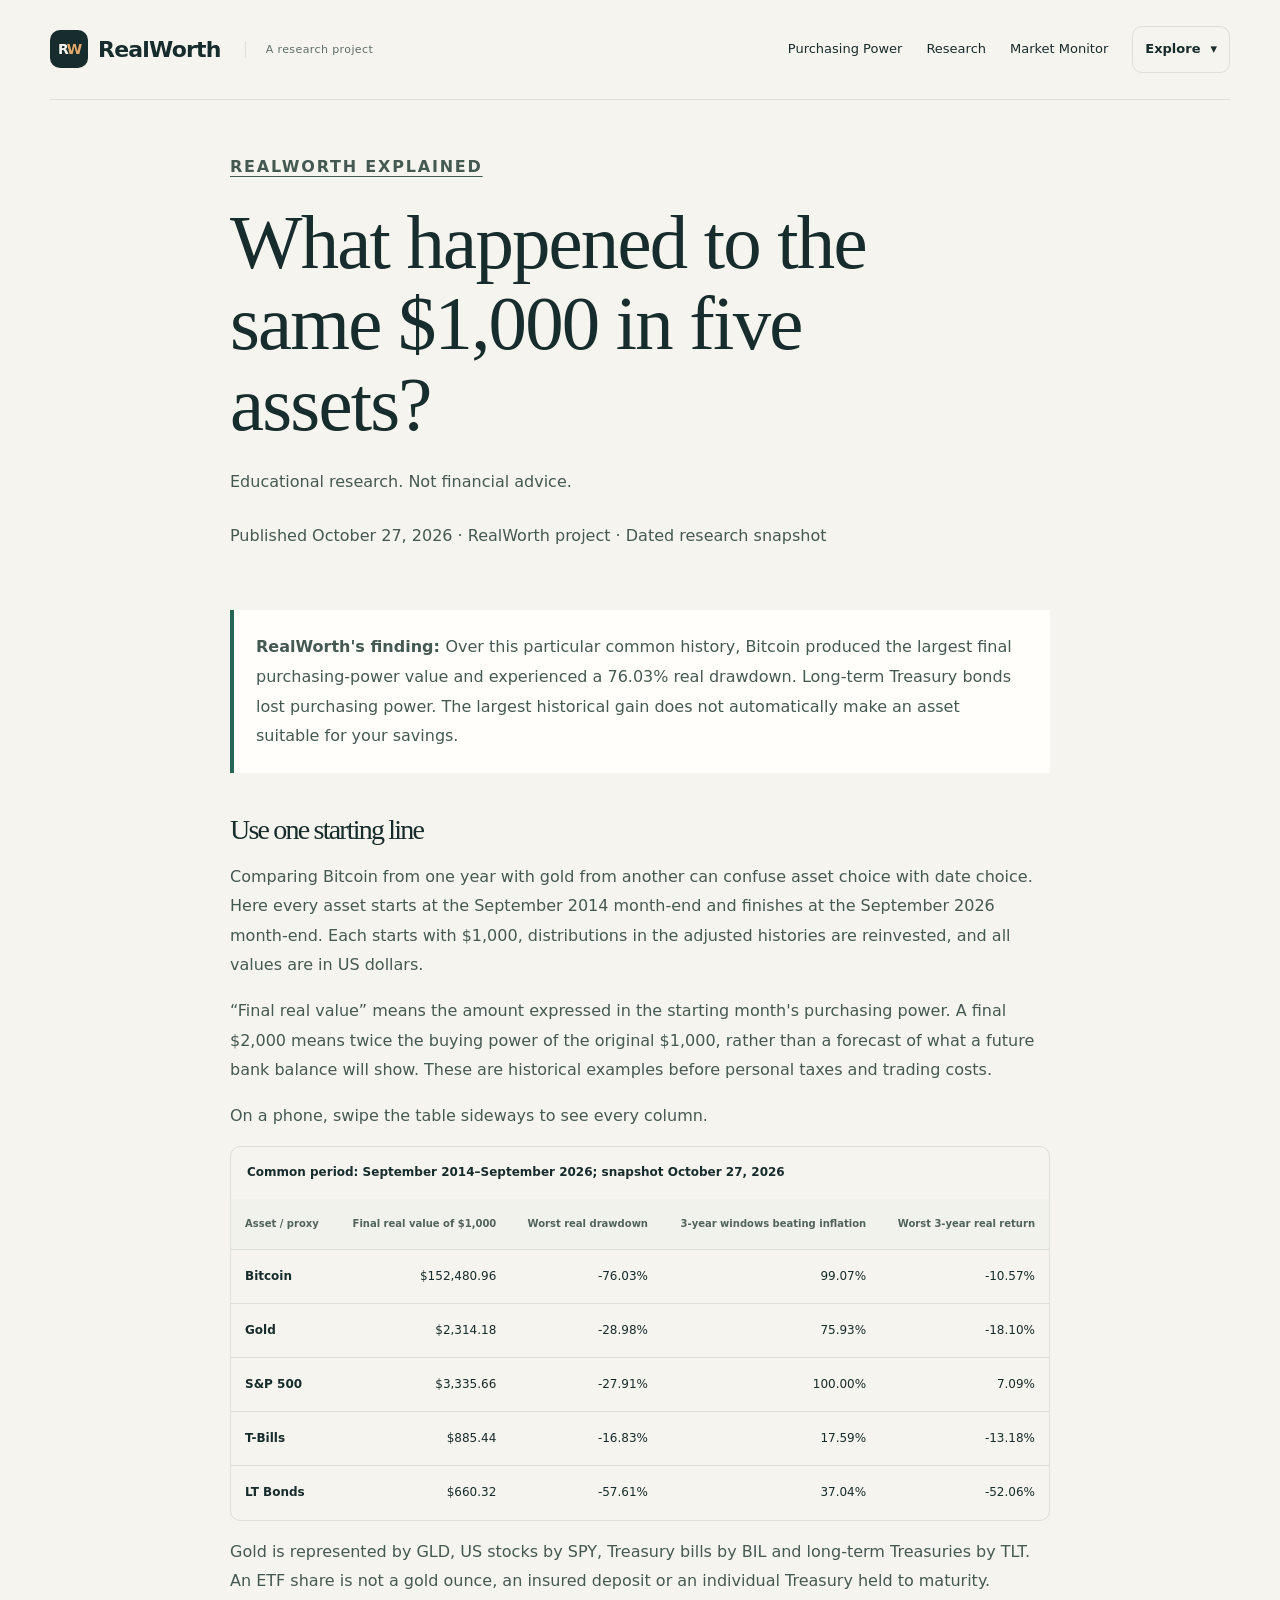
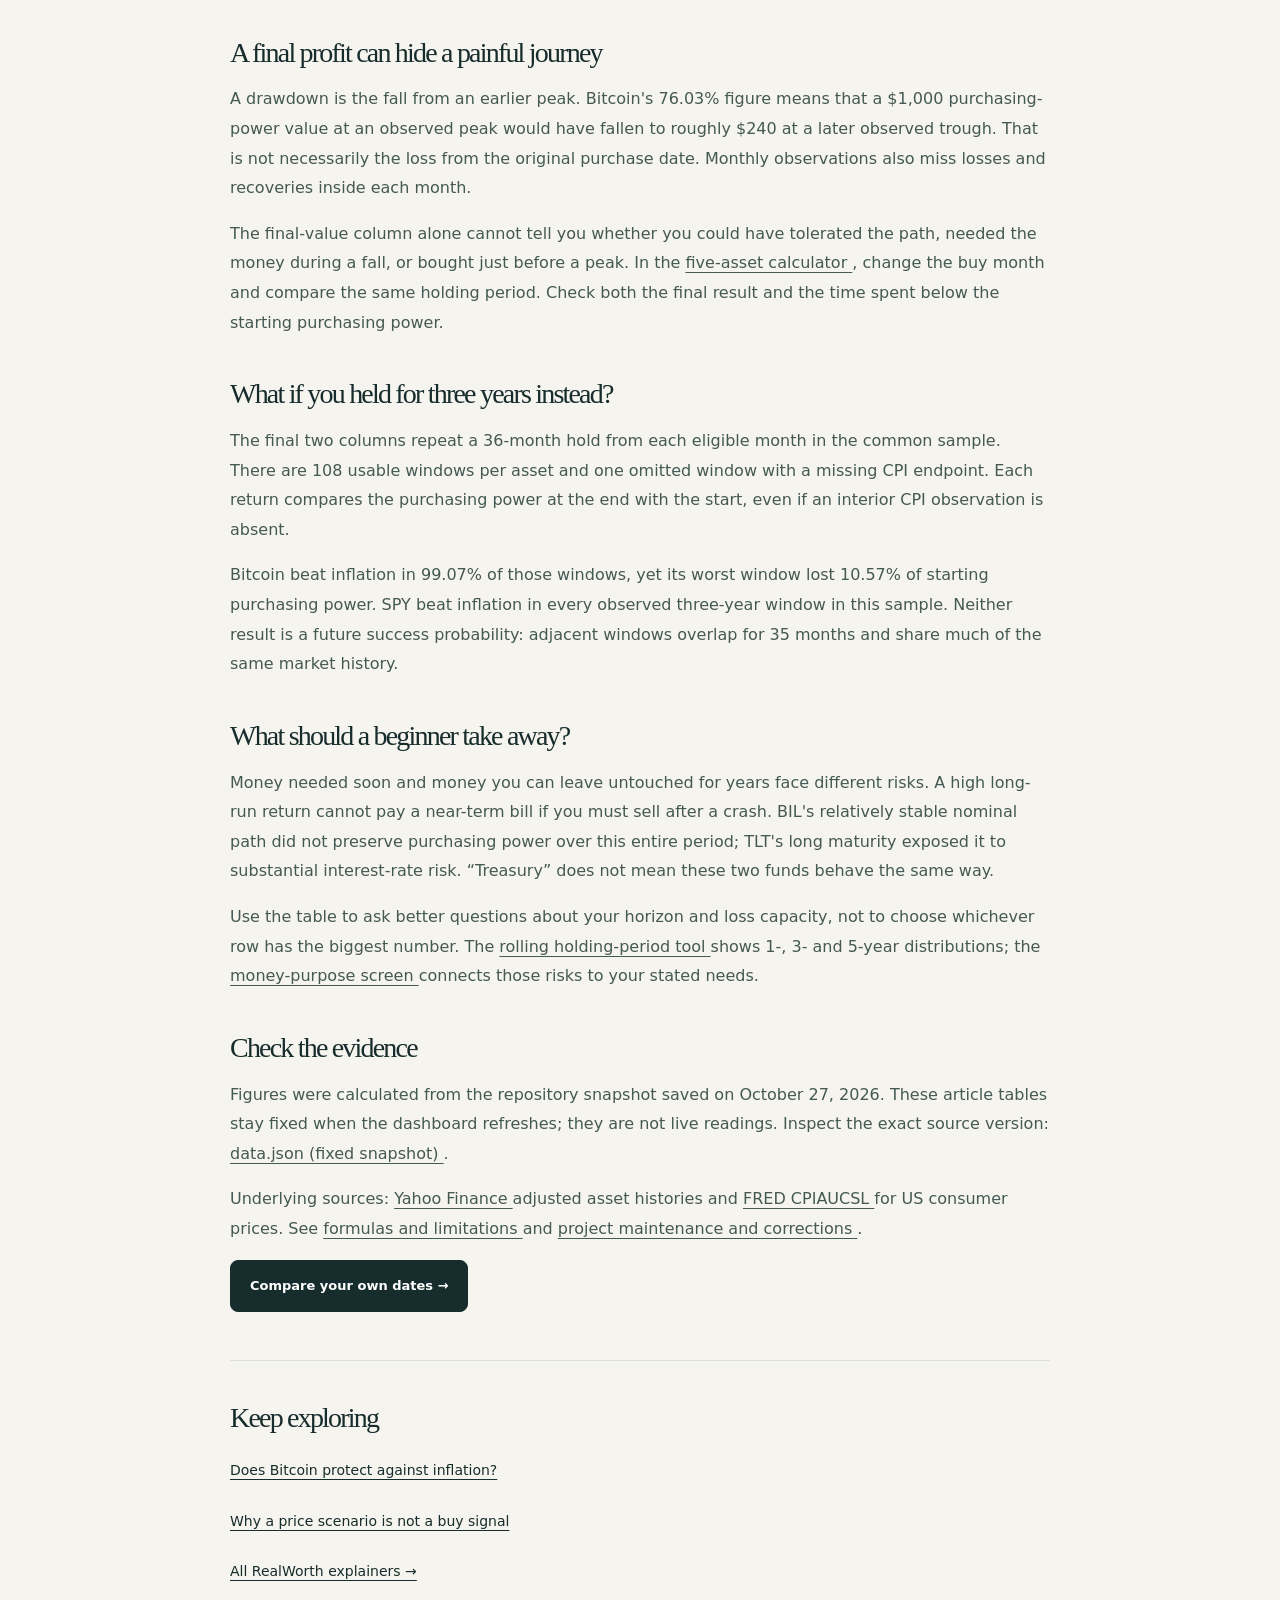
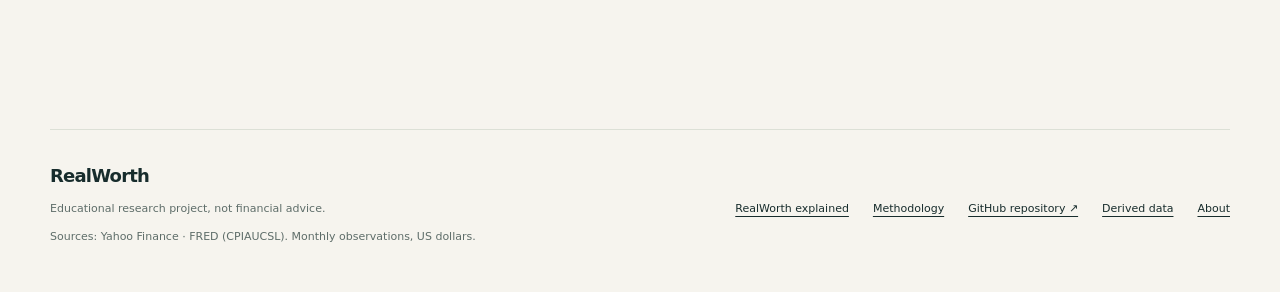
<file: docs/compare-purchasing-power.html>
<!DOCTYPE html>
<html lang="en">
 <head>
  <meta charset="utf-8"/>
  <meta content="width=device-width, initial-scale=1" name="viewport"/>
  <title>
   Bitcoin vs Gold vs Stocks: Real $1,000 Comparison | RealWorth
  </title>
  <meta content="Compare the same $1,000 across Bitcoin, gold, stocks and Treasury ETFs over a common history, including purchasing power, drawdowns and three-year windows." name="description"/>
  <link href="https://ethanli0831.github.io/RealWorth/compare-purchasing-power.html" rel="canonical"/>
  <meta content="index,follow" name="robots"/>
  <meta content="#142b2b" name="theme-color"/>
  <link href="assets/favicon.svg" rel="icon" type="image/svg+xml"/>
  <link href="assets/style.css" rel="stylesheet"/>
  <script defer="" src="assets/navigation.js">
  </script>
  <meta content="article" property="og:type"/>
  <meta content="RealWorth" property="og:site_name"/>
  <meta content="Bitcoin vs Gold vs Stocks: Real $1,000 Comparison | RealWorth" property="og:title"/>
  <meta content="Compare the same $1,000 across Bitcoin, gold, stocks and Treasury ETFs over a common history, including purchasing power, drawdowns and three-year windows." property="og:description"/>
  <meta content="https://ethanli0831.github.io/RealWorth/compare-purchasing-power.html" property="og:url"/>
  <meta content="https://ethanli0831.github.io/RealWorth/assets/screenshot.png" property="og:image"/>
  <meta content="RealWorth purchasing-power research overview" property="og:image:alt"/>
  <meta content="summary_large_image" name="twitter:card"/>
  <meta content="Bitcoin vs Gold vs Stocks: Real $1,000 Comparison | RealWorth" name="twitter:title"/>
  <meta content="Compare the same $1,000 across Bitcoin, gold, stocks and Treasury ETFs over a common history, including purchasing power, drawdowns and three-year windows." name="twitter:description"/>
  <meta content="https://ethanli0831.github.io/RealWorth/assets/screenshot.png" name="twitter:image"/>
  <script type="application/ld+json">
   {
  "@context": "https://schema.org",
  "@type": "WebPage",
  "@id": "https://ethanli0831.github.io/RealWorth/compare-purchasing-power.html#webpage",
  "url": "https://ethanli0831.github.io/RealWorth/compare-purchasing-power.html",
  "name": "Bitcoin vs Gold vs Stocks: Real $1,000 Comparison | RealWorth",
  "description": "Compare the same $1,000 across Bitcoin, gold, stocks and Treasury ETFs over a common history, including purchasing power, drawdowns and three-year windows.",
  "inLanguage": "en",
  "isPartOf": {
    "@type": "WebSite",
    "@id": "https://ethanli0831.github.io/RealWorth/#website",
    "url": "https://ethanli0831.github.io/RealWorth/",
    "name": "RealWorth"
  }
}
  </script>
  <script type="application/ld+json">
   {
  "@context": "https://schema.org",
  "@type": "Article",
  "headline": "What happened to the same $1,000 in five assets?",
  "description": "Compare the same $1,000 across Bitcoin, gold, stocks and Treasury ETFs over a common history, including purchasing power, drawdowns and three-year windows.",
  "mainEntityOfPage": "https://ethanli0831.github.io/RealWorth/compare-purchasing-power.html",
  "datePublished": "2026-10-27",
  "dateModified": "2026-10-27",
  "inLanguage": "en",
  "author": {
    "@type": "Organization",
    "name": "RealWorth project",
    "url": "https://ethanli0831.github.io/RealWorth/about.html"
  }
}
  </script>
 </head>
 <body>
  <a class="skip-link" href="#dashboard">
   Skip to content
  </a>
  <header class="site-header wrap">
   <a aria-label="RealWorth home" class="brand" href="./">
    <span aria-hidden="true" class="brand-mark">
     R
     <span>
      W
     </span>
    </span>
    RealWorth
    <span class="brand-note">
     A research project
    </span>
   </a>
   <nav aria-label="Main navigation">
    <a href="purchasing-power.html">
     Purchasing Power
    </a>
    <a href="research.html">
     Research
    </a>
    <a href="monitor.html">
     Market Monitor
    </a>
    <details class="site-directory">
     <summary>
      Explore
      <span aria-hidden="true">
       ▾
      </span>
     </summary>
     <div class="directory-links">
       <a href="risk.html">Event Risk Watch</a>
      <a href="monitor.html#money-plan">
       What fits my money?
      </a>
      <a href="./">
       Home
      </a>
      <a href="purchasing-power.html#calculator">
       Real-return calculator
      </a>
      <a href="research.html#scorecard">
       Common-period scorecard
      </a>
      <a href="research.html#rolling">
       Rolling holding periods
      </a>
      <a href="research.html#regime">
       Inflation evidence
      </a>
      <a href="research.html#weather">
       Economic Weather &amp; sources
      </a>
      <a href="monitor.html#outlook">
       Today → Tomorrow
      </a>
      <a href="monitor.html#news">
       News &amp; analysis
      </a>
      <a href="monitor.html#market-structure">
       Flows, leverage &amp; network
      </a>
      <a href="learn.html">
       RealWorth explained
      </a>
      <a href="methodology.html">
       Methodology &amp; quiz
      </a>
      <a href="about.html">
       About &amp; corrections
      </a>
     </div>
    </details>
   </nav>
  </header>
  <main class="wrap prose article-page" id="dashboard">
   <section class="page-intro">
    <p class="eyebrow">
     <a href="learn.html">
      RealWorth explained
     </a>
    </p>
    <h1>
     What happened to the same $1,000 in five assets?
    </h1>
    <p class="disclaimer">
     Educational research. Not financial advice.
    </p>
    <p class="tiny">
     Published October 27, 2026 · RealWorth project · Dated research snapshot
    </p>
   </section>
   <p class="article-answer">
    <strong>
     RealWorth's finding:
    </strong>
    Over this particular common history, Bitcoin produced the largest final purchasing-power value and experienced a 76.03% real drawdown. Long-term Treasury bonds lost purchasing power. The largest historical gain does not automatically make an asset suitable for your savings.
   </p>
   <h2>
    Use one starting line
   </h2>
   <p>
    Comparing Bitcoin from one year with gold from another can confuse asset choice with date choice. Here every asset starts at the September 2014 month-end and finishes at the September 2026 month-end. Each starts with $1,000, distributions in the adjusted histories are reinvested, and all values are in US dollars.
   </p>
   <p>
    “Final real value” means the amount expressed in the starting month's purchasing power. A final $2,000 means twice the buying power of the original $1,000, rather than a forecast of what a future bank balance will show. These are historical examples before personal taxes and trading costs.
   </p>
   <p class="tiny">
    On a phone, swipe the table sideways to see every column.
   </p>
   <div aria-label="Common period: September 2014–September 2026; snapshot October 27, 2026" class="table-wrap" role="region" tabindex="0">
    <table>
     <caption>
      Common period: September 2014–September 2026; snapshot October 27, 2026
     </caption>
     <thead>
      <tr>
       <th scope="col">
        Asset / proxy
       </th>
       <th scope="col">
        Final real value of $1,000
       </th>
       <th scope="col">
        Worst real drawdown
       </th>
       <th scope="col">
        3-year windows beating inflation
       </th>
       <th scope="col">
        Worst 3-year real return
       </th>
      </tr>
     </thead>
     <tbody>
      <tr>
       <th scope="row">
        Bitcoin
       </th>
       <td>
        $152,480.96
       </td>
       <td>
        -76.03%
       </td>
       <td>
        99.07%
       </td>
       <td>
        -10.57%
       </td>
      </tr>
      <tr>
       <th scope="row">
        Gold
       </th>
       <td>
        $2,314.18
       </td>
       <td>
        -28.98%
       </td>
       <td>
        75.93%
       </td>
       <td>
        -18.10%
       </td>
      </tr>
      <tr>
       <th scope="row">
        S&amp;P 500
       </th>
       <td>
        $3,335.66
       </td>
       <td>
        -27.91%
       </td>
       <td>
        100.00%
       </td>
       <td>
        7.09%
       </td>
      </tr>
      <tr>
       <th scope="row">
        T-Bills
       </th>
       <td>
        $885.44
       </td>
       <td>
        -16.83%
       </td>
       <td>
        17.59%
       </td>
       <td>
        -13.18%
       </td>
      </tr>
      <tr>
       <th scope="row">
        LT Bonds
       </th>
       <td>
        $660.32
       </td>
       <td>
        -57.61%
       </td>
       <td>
        37.04%
       </td>
       <td>
        -52.06%
       </td>
      </tr>
     </tbody>
    </table>
   </div>
   <p>
    Gold is represented by GLD, US stocks by SPY, Treasury bills by BIL and long-term Treasuries by TLT. An ETF share is not a gold ounce, an insured deposit or an individual Treasury held to maturity.
   </p>
   <h2>
    A final profit can hide a painful journey
   </h2>
   <p>
    A drawdown is the fall from an earlier peak. Bitcoin's 76.03% figure means that a $1,000 purchasing-power value at an observed peak would have fallen to roughly $240 at a later observed trough. That is not necessarily the loss from the original purchase date. Monthly observations also miss losses and recoveries inside each month.
   </p>
   <p>
    The final-value column alone cannot tell you whether you could have tolerated the path, needed the money during a fall, or bought just before a peak. In the
    <a href="purchasing-power.html#calculator">
     five-asset calculator
    </a>
    , change the buy month and compare the same holding period. Check both the final result and the time spent below the starting purchasing power.
   </p>
   <h2>
    What if you held for three years instead?
   </h2>
   <p>
    The final two columns repeat a 36-month hold from each eligible month in the common sample. There are 108 usable windows per asset and one omitted window with a missing CPI endpoint. Each return compares the purchasing power at the end with the start, even if an interior CPI observation is absent.
   </p>
   <p>
    Bitcoin beat inflation in 99.07% of those windows, yet its worst window lost 10.57% of starting purchasing power. SPY beat inflation in every observed three-year window in this sample. Neither result is a future success probability: adjacent windows overlap for 35 months and share much of the same market history.
   </p>
   <h2>
    What should a beginner take away?
   </h2>
   <p>
    Money needed soon and money you can leave untouched for years face different risks. A high long-run return cannot pay a near-term bill if you must sell after a crash. BIL's relatively stable nominal path did not preserve purchasing power over this entire period; TLT's long maturity exposed it to substantial interest-rate risk. “Treasury” does not mean these two funds behave the same way.
   </p>
   <p>
    Use the table to ask better questions about your horizon and loss capacity, not to choose whichever row has the biggest number. The
    <a href="research.html#rolling">
     rolling holding-period tool
    </a>
    shows 1-, 3- and 5-year distributions; the
    <a href="monitor.html#money-plan">
     money-purpose screen
    </a>
    connects those risks to your stated needs.
   </p>
   <h2>
    Check the evidence
   </h2>
   <p>
    Figures were calculated from the repository snapshot saved on October 27, 2026. These article tables stay fixed when the dashboard refreshes; they are not live readings. Inspect the exact source version:
    <a href="https://github.com/Ethanli0831/RealWorth/blob/2b357dfb774e64117250563d46533f66108bcc3b/docs/data/data.json">
     data.json (fixed snapshot)
    </a>
    .
   </p>
   <p>
    Underlying sources:
    <a href="https://finance.yahoo.com/">
     Yahoo Finance
    </a>
    adjusted asset histories and
    <a href="https://fred.stlouisfed.org/series/CPIAUCSL">
     FRED CPIAUCSL
    </a>
    for US consumer prices. See
    <a href="methodology.html">
     formulas and limitations
    </a>
    and
    <a href="about.html">
     project maintenance and corrections
    </a>
    .
   </p>
   <p>
    <a class="button" href="purchasing-power.html">
     Compare your own dates →
    </a>
   </p>
   <nav aria-label="Related reading" class="article-related">
    <h2>
     Keep exploring
    </h2>
    <a href="bitcoin-inflation.html">
     Does Bitcoin protect against inflation?
    </a>
    <a href="forecast-evidence.html">
     Why a price scenario is not a buy signal
    </a>
    <a href="learn.html">
     All RealWorth explainers →
    </a>
   </nav>
  </main>
  <footer class="site-footer wrap">
   <div>
    <a class="brand" href="./">
     RealWorth
    </a>
    <p>
     Educational research project, not financial advice.
    </p>
    <p class="tiny">
     Sources: Yahoo Finance · FRED (CPIAUCSL). Monthly observations, US
          dollars.
    </p>
   </div>
   <div class="footer-links">
    <a href="learn.html">
     RealWorth explained
    </a>
    <a href="methodology.html">
     Methodology
    </a>
    <a href="https://github.com/Ethanli0831/RealWorth">
     GitHub repository ↗
    </a>
    <a href="data/data.json">
     Derived data
    </a>
    <a href="about.html">
     About
    </a>
   </div>
  </footer>
 </body>
</html>
</file>
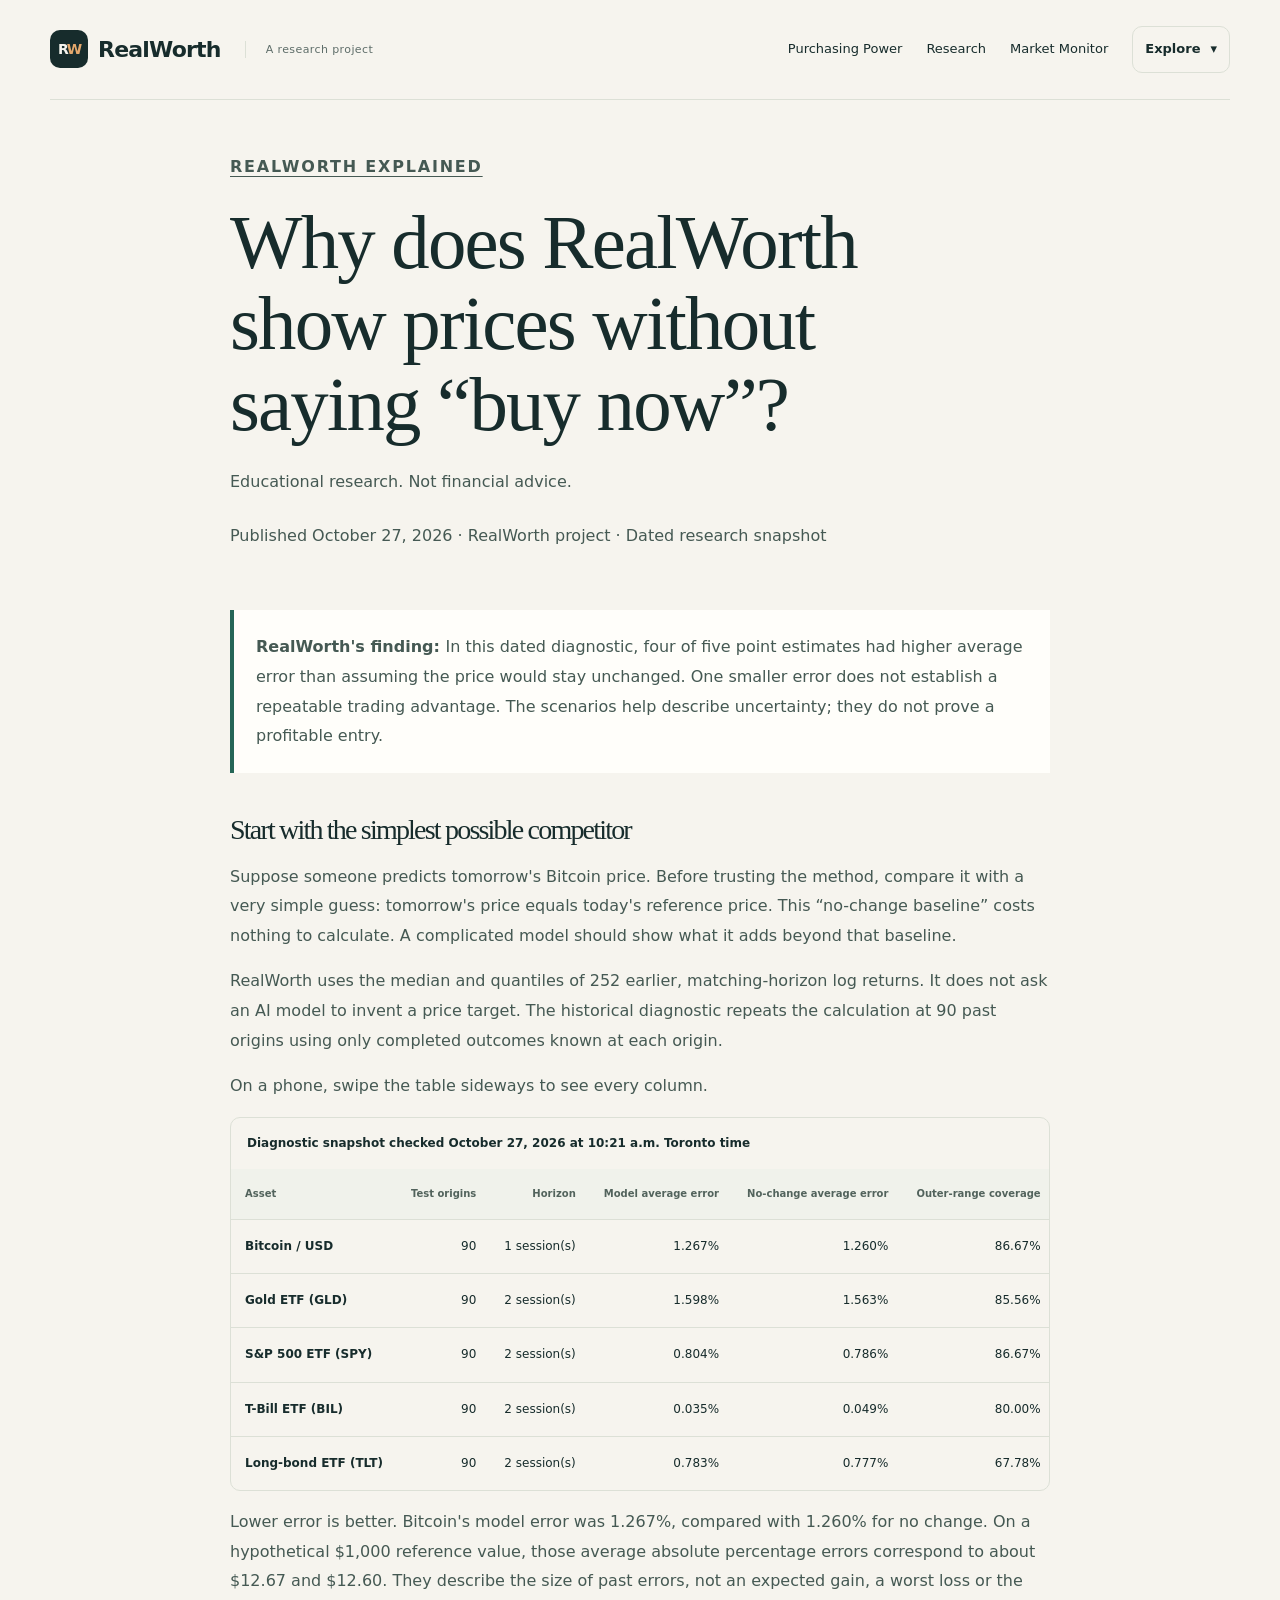
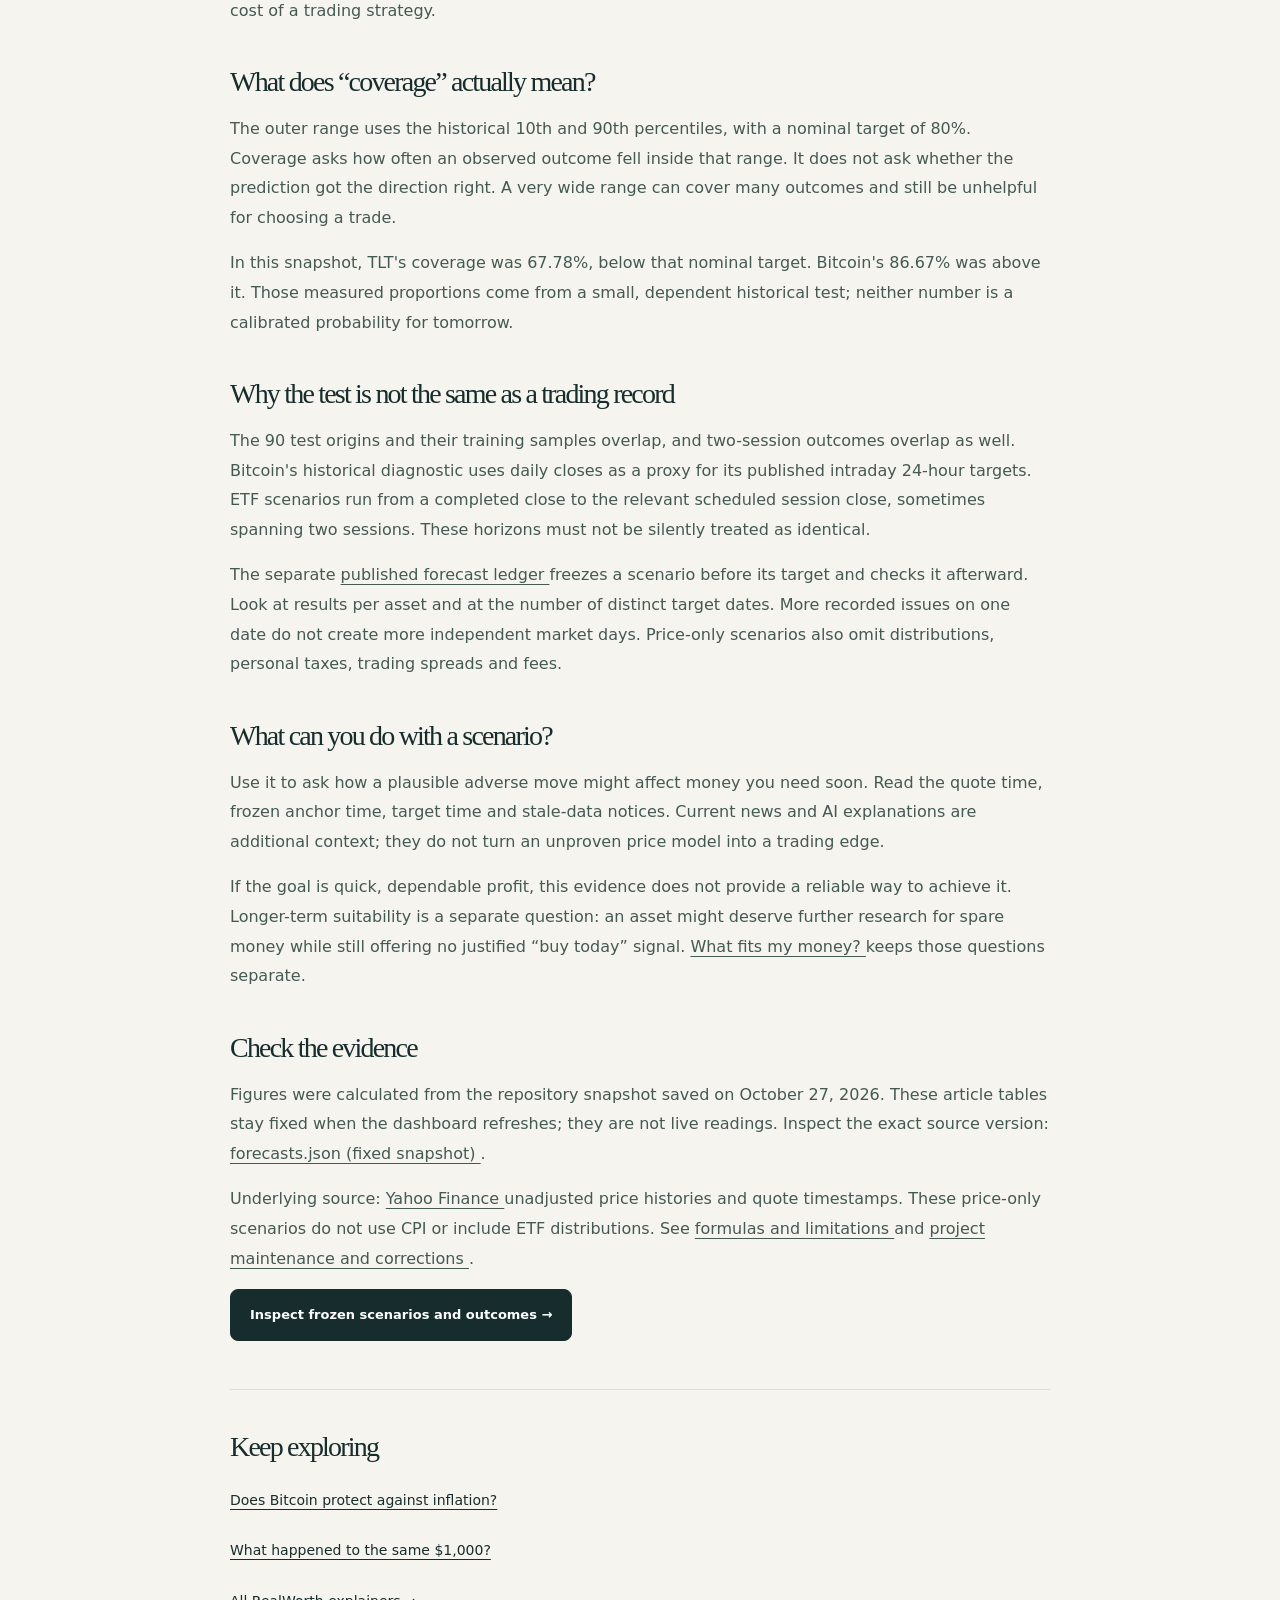
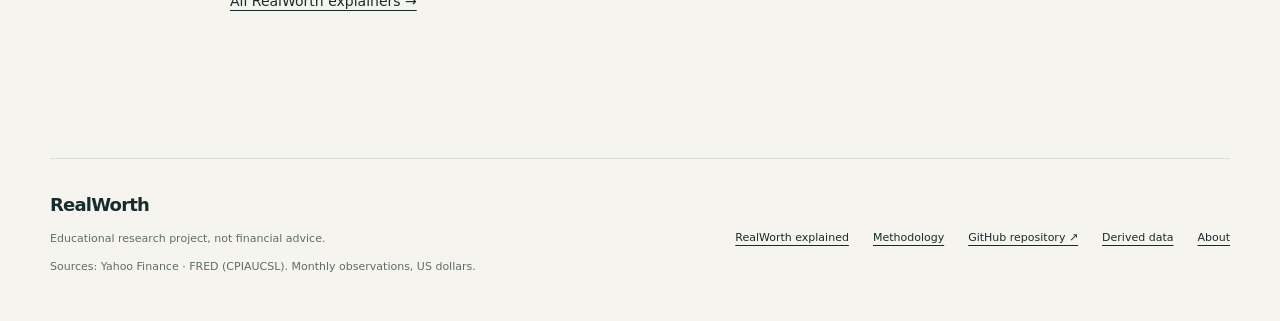
<file: docs/forecast-evidence.html>
<!DOCTYPE html>
<html lang="en">
 <head>
  <meta charset="utf-8"/>
  <meta content="width=device-width, initial-scale=1" name="viewport"/>
  <title>
   Why a Price Forecast Is Not a Buy Signal | RealWorth
  </title>
  <meta content="RealWorth explains its next-period price scenarios, no-change baseline, historical errors and interval coverage without promising profitable trading." name="description"/>
  <link href="https://ethanli0831.github.io/RealWorth/forecast-evidence.html" rel="canonical"/>
  <meta content="index,follow" name="robots"/>
  <meta content="#142b2b" name="theme-color"/>
  <link href="assets/favicon.svg" rel="icon" type="image/svg+xml"/>
  <link href="assets/style.css" rel="stylesheet"/>
  <script defer="" src="assets/navigation.js">
  </script>
  <meta content="article" property="og:type"/>
  <meta content="RealWorth" property="og:site_name"/>
  <meta content="Why a Price Forecast Is Not a Buy Signal | RealWorth" property="og:title"/>
  <meta content="RealWorth explains its next-period price scenarios, no-change baseline, historical errors and interval coverage without promising profitable trading." property="og:description"/>
  <meta content="https://ethanli0831.github.io/RealWorth/forecast-evidence.html" property="og:url"/>
  <meta content="https://ethanli0831.github.io/RealWorth/assets/screenshot.png" property="og:image"/>
  <meta content="RealWorth purchasing-power research overview" property="og:image:alt"/>
  <meta content="summary_large_image" name="twitter:card"/>
  <meta content="Why a Price Forecast Is Not a Buy Signal | RealWorth" name="twitter:title"/>
  <meta content="RealWorth explains its next-period price scenarios, no-change baseline, historical errors and interval coverage without promising profitable trading." name="twitter:description"/>
  <meta content="https://ethanli0831.github.io/RealWorth/assets/screenshot.png" name="twitter:image"/>
  <script type="application/ld+json">
   {
  "@context": "https://schema.org",
  "@type": "WebPage",
  "@id": "https://ethanli0831.github.io/RealWorth/forecast-evidence.html#webpage",
  "url": "https://ethanli0831.github.io/RealWorth/forecast-evidence.html",
  "name": "Why a Price Forecast Is Not a Buy Signal | RealWorth",
  "description": "RealWorth explains its next-period price scenarios, no-change baseline, historical errors and interval coverage without promising profitable trading.",
  "inLanguage": "en",
  "isPartOf": {
    "@type": "WebSite",
    "@id": "https://ethanli0831.github.io/RealWorth/#website",
    "url": "https://ethanli0831.github.io/RealWorth/",
    "name": "RealWorth"
  }
}
  </script>
  <script type="application/ld+json">
   {
  "@context": "https://schema.org",
  "@type": "Article",
  "headline": "Why does RealWorth show prices without saying “buy now”?",
  "description": "RealWorth explains its next-period price scenarios, no-change baseline, historical errors and interval coverage without promising profitable trading.",
  "mainEntityOfPage": "https://ethanli0831.github.io/RealWorth/forecast-evidence.html",
  "datePublished": "2026-10-27",
  "dateModified": "2026-10-27",
  "inLanguage": "en",
  "author": {
    "@type": "Organization",
    "name": "RealWorth project",
    "url": "https://ethanli0831.github.io/RealWorth/about.html"
  }
}
  </script>
 </head>
 <body>
  <a class="skip-link" href="#dashboard">
   Skip to content
  </a>
  <header class="site-header wrap">
   <a aria-label="RealWorth home" class="brand" href="./">
    <span aria-hidden="true" class="brand-mark">
     R
     <span>
      W
     </span>
    </span>
    RealWorth
    <span class="brand-note">
     A research project
    </span>
   </a>
   <nav aria-label="Main navigation">
    <a href="purchasing-power.html">
     Purchasing Power
    </a>
    <a href="research.html">
     Research
    </a>
    <a href="monitor.html">
     Market Monitor
    </a>
    <details class="site-directory">
     <summary>
      Explore
      <span aria-hidden="true">
       ▾
      </span>
     </summary>
     <div class="directory-links">
       <a href="risk.html">Event Risk Watch</a>
      <a href="monitor.html#money-plan">
       What fits my money?
      </a>
      <a href="./">
       Home
      </a>
      <a href="purchasing-power.html#calculator">
       Real-return calculator
      </a>
      <a href="research.html#scorecard">
       Common-period scorecard
      </a>
      <a href="research.html#rolling">
       Rolling holding periods
      </a>
      <a href="research.html#regime">
       Inflation evidence
      </a>
      <a href="research.html#weather">
       Economic Weather &amp; sources
      </a>
      <a href="monitor.html#outlook">
       Today → Tomorrow
      </a>
      <a href="monitor.html#news">
       News &amp; analysis
      </a>
      <a href="monitor.html#market-structure">
       Flows, leverage &amp; network
      </a>
      <a href="learn.html">
       RealWorth explained
      </a>
      <a href="methodology.html">
       Methodology &amp; quiz
      </a>
      <a href="about.html">
       About &amp; corrections
      </a>
     </div>
    </details>
   </nav>
  </header>
  <main class="wrap prose article-page" id="dashboard">
   <section class="page-intro">
    <p class="eyebrow">
     <a href="learn.html">
      RealWorth explained
     </a>
    </p>
    <h1>
     Why does RealWorth show prices without saying “buy now”?
    </h1>
    <p class="disclaimer">
     Educational research. Not financial advice.
    </p>
    <p class="tiny">
     Published October 27, 2026 · RealWorth project · Dated research snapshot
    </p>
   </section>
   <p class="article-answer">
    <strong>
     RealWorth's finding:
    </strong>
    In this dated diagnostic, four of five point estimates had higher average error than assuming the price would stay unchanged. One smaller error does not establish a repeatable trading advantage. The scenarios help describe uncertainty; they do not prove a profitable entry.
   </p>
   <h2>
    Start with the simplest possible competitor
   </h2>
   <p>
    Suppose someone predicts tomorrow's Bitcoin price. Before trusting the method, compare it with a very simple guess: tomorrow's price equals today's reference price. This “no-change baseline” costs nothing to calculate. A complicated model should show what it adds beyond that baseline.
   </p>
   <p>
    RealWorth uses the median and quantiles of 252 earlier, matching-horizon log returns. It does not ask an AI model to invent a price target. The historical diagnostic repeats the calculation at 90 past origins using only completed outcomes known at each origin.
   </p>
   <p class="tiny">
    On a phone, swipe the table sideways to see every column.
   </p>
   <div aria-label="Diagnostic snapshot checked October 27, 2026 at 10:21 a.m. Toronto time" class="table-wrap" role="region" tabindex="0">
    <table>
     <caption>
      Diagnostic snapshot checked October 27, 2026 at 10:21 a.m. Toronto time
     </caption>
     <thead>
      <tr>
       <th scope="col">
        Asset
       </th>
       <th scope="col">
        Test origins
       </th>
       <th scope="col">
        Horizon
       </th>
       <th scope="col">
        Model average error
       </th>
       <th scope="col">
        No-change average error
       </th>
       <th scope="col">
        Outer-range coverage
       </th>
      </tr>
     </thead>
     <tbody>
      <tr>
       <th scope="row">
        Bitcoin / USD
       </th>
       <td>
        90
       </td>
       <td>
        1 session(s)
       </td>
       <td>
        1.267%
       </td>
       <td>
        1.260%
       </td>
       <td>
        86.67%
       </td>
      </tr>
      <tr>
       <th scope="row">
        Gold ETF (GLD)
       </th>
       <td>
        90
       </td>
       <td>
        2 session(s)
       </td>
       <td>
        1.598%
       </td>
       <td>
        1.563%
       </td>
       <td>
        85.56%
       </td>
      </tr>
      <tr>
       <th scope="row">
        S&amp;P 500 ETF (SPY)
       </th>
       <td>
        90
       </td>
       <td>
        2 session(s)
       </td>
       <td>
        0.804%
       </td>
       <td>
        0.786%
       </td>
       <td>
        86.67%
       </td>
      </tr>
      <tr>
       <th scope="row">
        T-Bill ETF (BIL)
       </th>
       <td>
        90
       </td>
       <td>
        2 session(s)
       </td>
       <td>
        0.035%
       </td>
       <td>
        0.049%
       </td>
       <td>
        80.00%
       </td>
      </tr>
      <tr>
       <th scope="row">
        Long-bond ETF (TLT)
       </th>
       <td>
        90
       </td>
       <td>
        2 session(s)
       </td>
       <td>
        0.783%
       </td>
       <td>
        0.777%
       </td>
       <td>
        67.78%
       </td>
      </tr>
     </tbody>
    </table>
   </div>
   <p>
    Lower error is better. Bitcoin's model error was 1.267%, compared with 1.260% for no change. On a hypothetical $1,000 reference value, those average absolute percentage errors correspond to about $12.67 and $12.60. They describe the size of past errors, not an expected gain, a worst loss or the cost of a trading strategy.
   </p>
   <h2>
    What does “coverage” actually mean?
   </h2>
   <p>
    The outer range uses the historical 10th and 90th percentiles, with a nominal target of 80%. Coverage asks how often an observed outcome fell inside that range. It does not ask whether the prediction got the direction right. A very wide range can cover many outcomes and still be unhelpful for choosing a trade.
   </p>
   <p>
    In this snapshot, TLT's coverage was 67.78%, below that nominal target. Bitcoin's 86.67% was above it. Those measured proportions come from a small, dependent historical test; neither number is a calibrated probability for tomorrow.
   </p>
   <h2>
    Why the test is not the same as a trading record
   </h2>
   <p>
    The 90 test origins and their training samples overlap, and two-session outcomes overlap as well. Bitcoin's historical diagnostic uses daily closes as a proxy for its published intraday 24-hour targets. ETF scenarios run from a completed close to the relevant scheduled session close, sometimes spanning two sessions. These horizons must not be silently treated as identical.
   </p>
   <p>
    The separate
    <a href="monitor.html#outlook">
     published forecast ledger
    </a>
    freezes a scenario before its target and checks it afterward. Look at results per asset and at the number of distinct target dates. More recorded issues on one date do not create more independent market days. Price-only scenarios also omit distributions, personal taxes, trading spreads and fees.
   </p>
   <h2>
    What can you do with a scenario?
   </h2>
   <p>
    Use it to ask how a plausible adverse move might affect money you need soon. Read the quote time, frozen anchor time, target time and stale-data notices. Current news and AI explanations are additional context; they do not turn an unproven price model into a trading edge.
   </p>
   <p>
    If the goal is quick, dependable profit, this evidence does not provide a reliable way to achieve it. Longer-term suitability is a separate question: an asset might deserve further research for spare money while still offering no justified “buy today” signal.
    <a href="monitor.html#money-plan">
     What fits my money?
    </a>
    keeps those questions separate.
   </p>
   <h2>
    Check the evidence
   </h2>
   <p>
    Figures were calculated from the repository snapshot saved on October 27, 2026. These article tables stay fixed when the dashboard refreshes; they are not live readings. Inspect the exact source version:
    <a href="https://github.com/Ethanli0831/RealWorth/blob/2b357dfb774e64117250563d46533f66108bcc3b/docs/data/forecasts.json">
     forecasts.json (fixed snapshot)
    </a>
    .
   </p>
   <p>
    Underlying source:
    <a href="https://finance.yahoo.com/">
     Yahoo Finance
    </a>
    unadjusted price histories and quote timestamps. These price-only scenarios do not use CPI or include ETF distributions. See
    <a href="methodology.html">
     formulas and limitations
    </a>
    and
    <a href="about.html">
     project maintenance and corrections
    </a>
    .
   </p>
   <p>
    <a class="button" href="monitor.html#outlook">
     Inspect frozen scenarios and outcomes →
    </a>
   </p>
   <nav aria-label="Related reading" class="article-related">
    <h2>
     Keep exploring
    </h2>
    <a href="bitcoin-inflation.html">
     Does Bitcoin protect against inflation?
    </a>
    <a href="compare-purchasing-power.html">
     What happened to the same $1,000?
    </a>
    <a href="learn.html">
     All RealWorth explainers →
    </a>
   </nav>
  </main>
  <footer class="site-footer wrap">
   <div>
    <a class="brand" href="./">
     RealWorth
    </a>
    <p>
     Educational research project, not financial advice.
    </p>
    <p class="tiny">
     Sources: Yahoo Finance · FRED (CPIAUCSL). Monthly observations, US
          dollars.
    </p>
   </div>
   <div class="footer-links">
    <a href="learn.html">
     RealWorth explained
    </a>
    <a href="methodology.html">
     Methodology
    </a>
    <a href="https://github.com/Ethanli0831/RealWorth">
     GitHub repository ↗
    </a>
    <a href="data/data.json">
     Derived data
    </a>
    <a href="about.html">
     About
    </a>
   </div>
  </footer>
 </body>
</html>
</file>
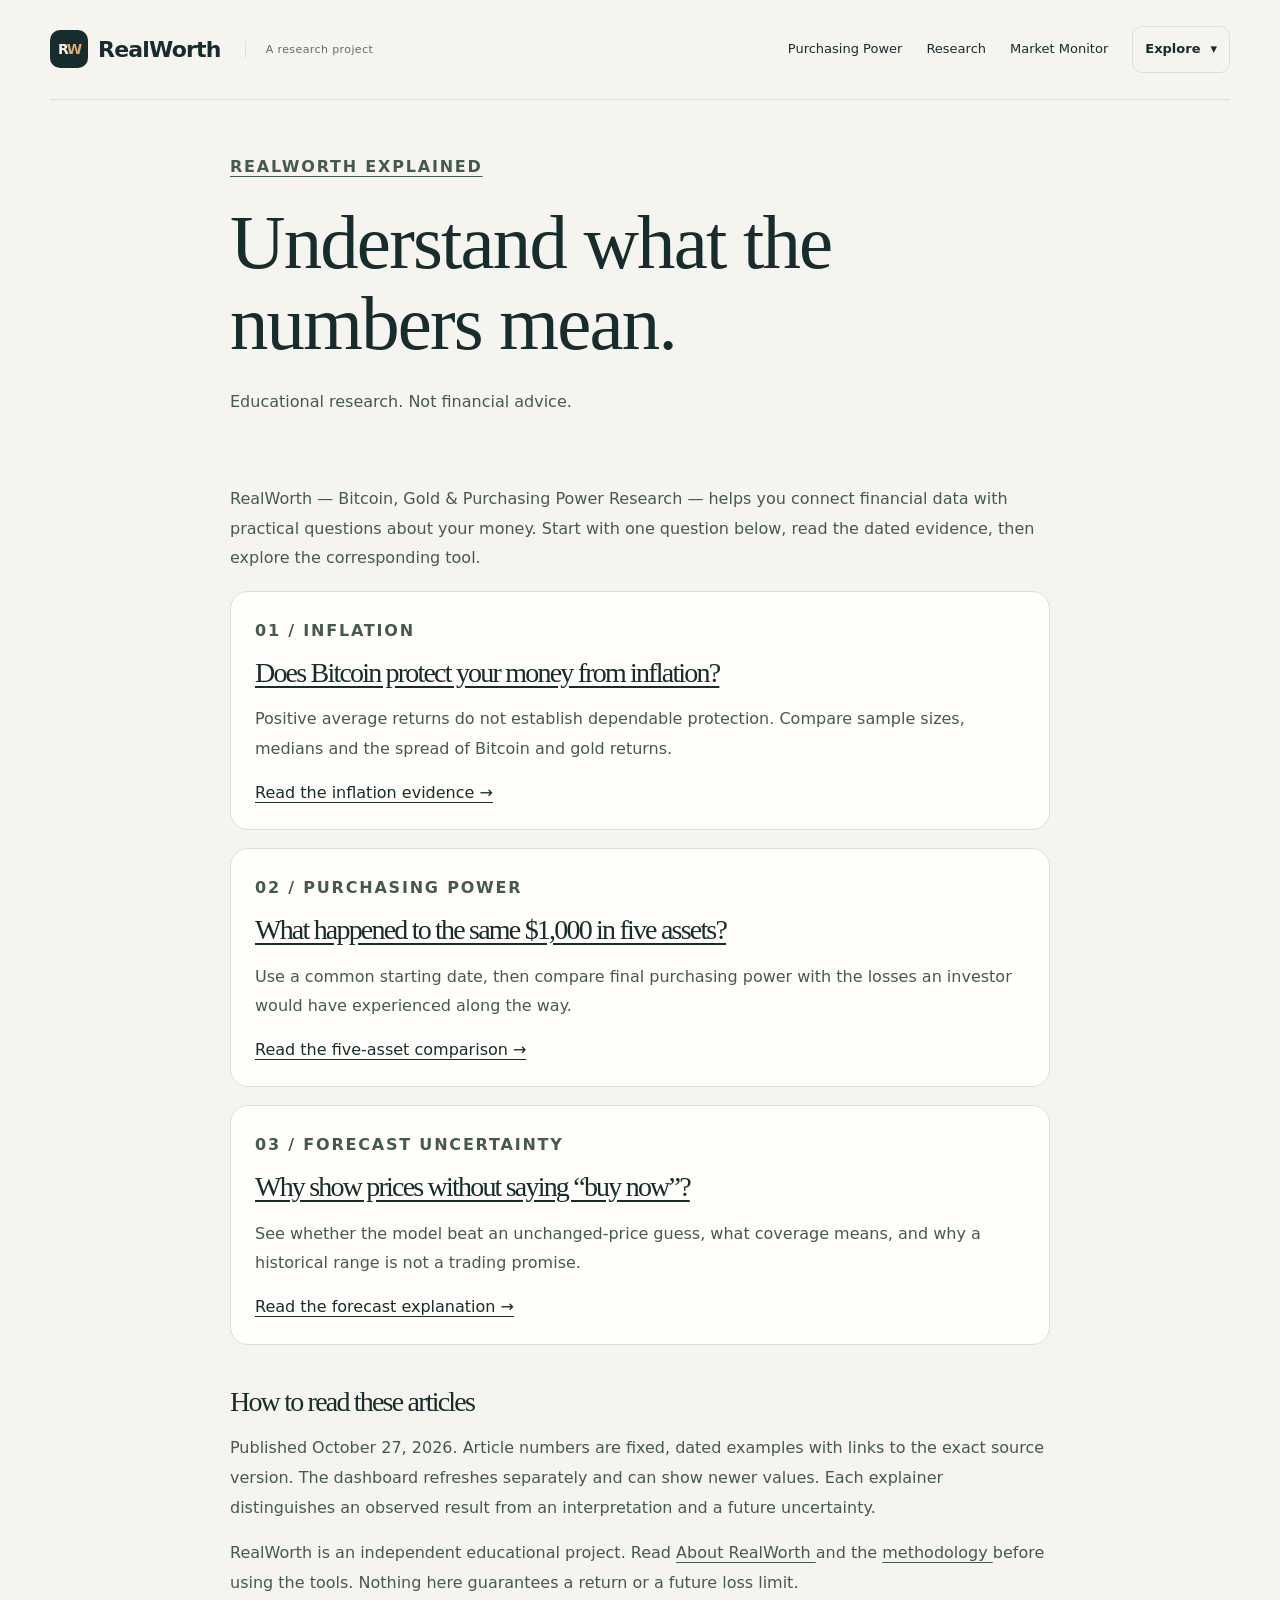
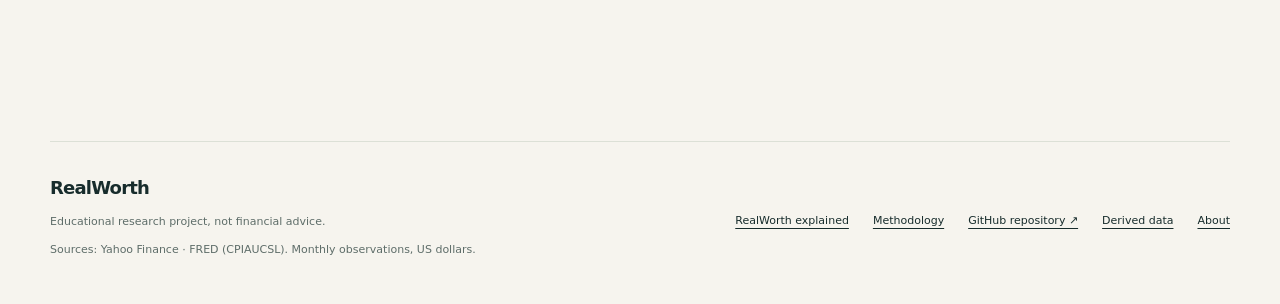
<file: docs/learn.html>
<!DOCTYPE html>
<html lang="en">
 <head>
  <meta charset="utf-8"/>
  <meta content="width=device-width, initial-scale=1" name="viewport"/>
  <title>
   RealWorth Explained: Bitcoin, Gold &amp; Purchasing Power
  </title>
  <meta content="Read RealWorth research explainers with dated evidence: Bitcoin and inflation, a five-asset $1,000 comparison, and what price scenarios can and cannot show." name="description"/>
  <link href="https://ethanli0831.github.io/RealWorth/learn.html" rel="canonical"/>
  <meta content="index,follow" name="robots"/>
  <meta content="#142b2b" name="theme-color"/>
  <link href="assets/favicon.svg" rel="icon" type="image/svg+xml"/>
  <link href="assets/style.css" rel="stylesheet"/>
  <script defer="" src="assets/navigation.js">
  </script>
  <meta content="website" property="og:type"/>
  <meta content="RealWorth" property="og:site_name"/>
  <meta content="RealWorth Explained: Bitcoin, Gold &amp; Purchasing Power" property="og:title"/>
  <meta content="Read RealWorth research explainers with dated evidence: Bitcoin and inflation, a five-asset $1,000 comparison, and what price scenarios can and cannot show." property="og:description"/>
  <meta content="https://ethanli0831.github.io/RealWorth/learn.html" property="og:url"/>
  <meta content="https://ethanli0831.github.io/RealWorth/assets/screenshot.png" property="og:image"/>
  <meta content="RealWorth purchasing-power research overview" property="og:image:alt"/>
  <meta content="summary_large_image" name="twitter:card"/>
  <meta content="RealWorth Explained: Bitcoin, Gold &amp; Purchasing Power" name="twitter:title"/>
  <meta content="Read RealWorth research explainers with dated evidence: Bitcoin and inflation, a five-asset $1,000 comparison, and what price scenarios can and cannot show." name="twitter:description"/>
  <meta content="https://ethanli0831.github.io/RealWorth/assets/screenshot.png" name="twitter:image"/>
  <script type="application/ld+json">
   {
  "@context": "https://schema.org",
  "@type": "WebPage",
  "@id": "https://ethanli0831.github.io/RealWorth/learn.html#webpage",
  "url": "https://ethanli0831.github.io/RealWorth/learn.html",
  "name": "RealWorth Explained: Bitcoin, Gold & Purchasing Power",
  "description": "Read RealWorth research explainers with dated evidence: Bitcoin and inflation, a five-asset $1,000 comparison, and what price scenarios can and cannot show.",
  "inLanguage": "en",
  "isPartOf": {
    "@type": "WebSite",
    "@id": "https://ethanli0831.github.io/RealWorth/#website",
    "url": "https://ethanli0831.github.io/RealWorth/",
    "name": "RealWorth"
  }
}
  </script>
 </head>
 <body>
  <a class="skip-link" href="#dashboard">
   Skip to content
  </a>
  <header class="site-header wrap">
   <a aria-label="RealWorth home" class="brand" href="./">
    <span aria-hidden="true" class="brand-mark">
     R
     <span>
      W
     </span>
    </span>
    RealWorth
    <span class="brand-note">
     A research project
    </span>
   </a>
   <nav aria-label="Main navigation">
    <a href="purchasing-power.html">
     Purchasing Power
    </a>
    <a href="research.html">
     Research
    </a>
    <a href="monitor.html">
     Market Monitor
    </a>
    <details class="site-directory">
     <summary>
      Explore
      <span aria-hidden="true">
       ▾
      </span>
     </summary>
     <div class="directory-links">
       <a href="risk.html">Event Risk Watch</a>
      <a href="monitor.html#money-plan">
       What fits my money?
      </a>
      <a href="./">
       Home
      </a>
      <a href="purchasing-power.html#calculator">
       Real-return calculator
      </a>
      <a href="research.html#scorecard">
       Common-period scorecard
      </a>
      <a href="research.html#rolling">
       Rolling holding periods
      </a>
      <a href="research.html#regime">
       Inflation evidence
      </a>
      <a href="research.html#weather">
       Economic Weather &amp; sources
      </a>
      <a href="monitor.html#outlook">
       Today → Tomorrow
      </a>
      <a href="monitor.html#news">
       News &amp; analysis
      </a>
      <a href="monitor.html#market-structure">
       Flows, leverage &amp; network
      </a>
      <a href="learn.html">
       RealWorth explained
      </a>
      <a href="methodology.html">
       Methodology &amp; quiz
      </a>
      <a href="about.html">
       About &amp; corrections
      </a>
     </div>
    </details>
   </nav>
  </header>
  <main class="wrap prose article-page" id="dashboard">
   <section class="page-intro">
    <p class="eyebrow">
     <a href="learn.html">
      RealWorth explained
     </a>
    </p>
    <h1>
     Understand what the numbers mean.
    </h1>
    <p class="disclaimer">
     Educational research. Not financial advice.
    </p>
   </section>
   <p>
    RealWorth — Bitcoin, Gold &amp; Purchasing Power Research — helps you connect financial data with practical questions about your money. Start with one question below, read the dated evidence, then explore the corresponding tool.
   </p>
   <div class="article-list">
    <article>
     <p class="eyebrow">
      01 / Inflation
     </p>
     <h2>
      <a href="bitcoin-inflation.html">
       Does Bitcoin protect your money from inflation?
      </a>
     </h2>
     <p>
      Positive average returns do not establish dependable protection. Compare sample sizes, medians and the spread of Bitcoin and gold returns.
     </p>
     <a href="bitcoin-inflation.html">
      Read the inflation evidence →
     </a>
    </article>
    <article>
     <p class="eyebrow">
      02 / Purchasing power
     </p>
     <h2>
      <a href="compare-purchasing-power.html">
       What happened to the same $1,000 in five assets?
      </a>
     </h2>
     <p>
      Use a common starting date, then compare final purchasing power with the losses an investor would have experienced along the way.
     </p>
     <a href="compare-purchasing-power.html">
      Read the five-asset comparison →
     </a>
    </article>
    <article>
     <p class="eyebrow">
      03 / Forecast uncertainty
     </p>
     <h2>
      <a href="forecast-evidence.html">
       Why show prices without saying “buy now”?
      </a>
     </h2>
     <p>
      See whether the model beat an unchanged-price guess, what coverage means, and why a historical range is not a trading promise.
     </p>
     <a href="forecast-evidence.html">
      Read the forecast explanation →
     </a>
    </article>
   </div>
   <h2>
    How to read these articles
   </h2>
   <p>
    Published October 27, 2026. Article numbers are fixed, dated examples with links to the exact source version. The dashboard refreshes separately and can show newer values. Each explainer distinguishes an observed result from an interpretation and a future uncertainty.
   </p>
   <p>
    RealWorth is an independent educational project. Read
    <a href="about.html">
     About RealWorth
    </a>
    and the
    <a href="methodology.html">
     methodology
    </a>
    before using the tools. Nothing here guarantees a return or a future loss limit.
   </p>
  </main>
  <footer class="site-footer wrap">
   <div>
    <a class="brand" href="./">
     RealWorth
    </a>
    <p>
     Educational research project, not financial advice.
    </p>
    <p class="tiny">
     Sources: Yahoo Finance · FRED (CPIAUCSL). Monthly observations, US
          dollars.
    </p>
   </div>
   <div class="footer-links">
    <a href="learn.html">
     RealWorth explained
    </a>
    <a href="methodology.html">
     Methodology
    </a>
    <a href="https://github.com/Ethanli0831/RealWorth">
     GitHub repository ↗
    </a>
    <a href="data/data.json">
     Derived data
    </a>
    <a href="about.html">
     About
    </a>
   </div>
  </footer>
 </body>
</html>
</file>
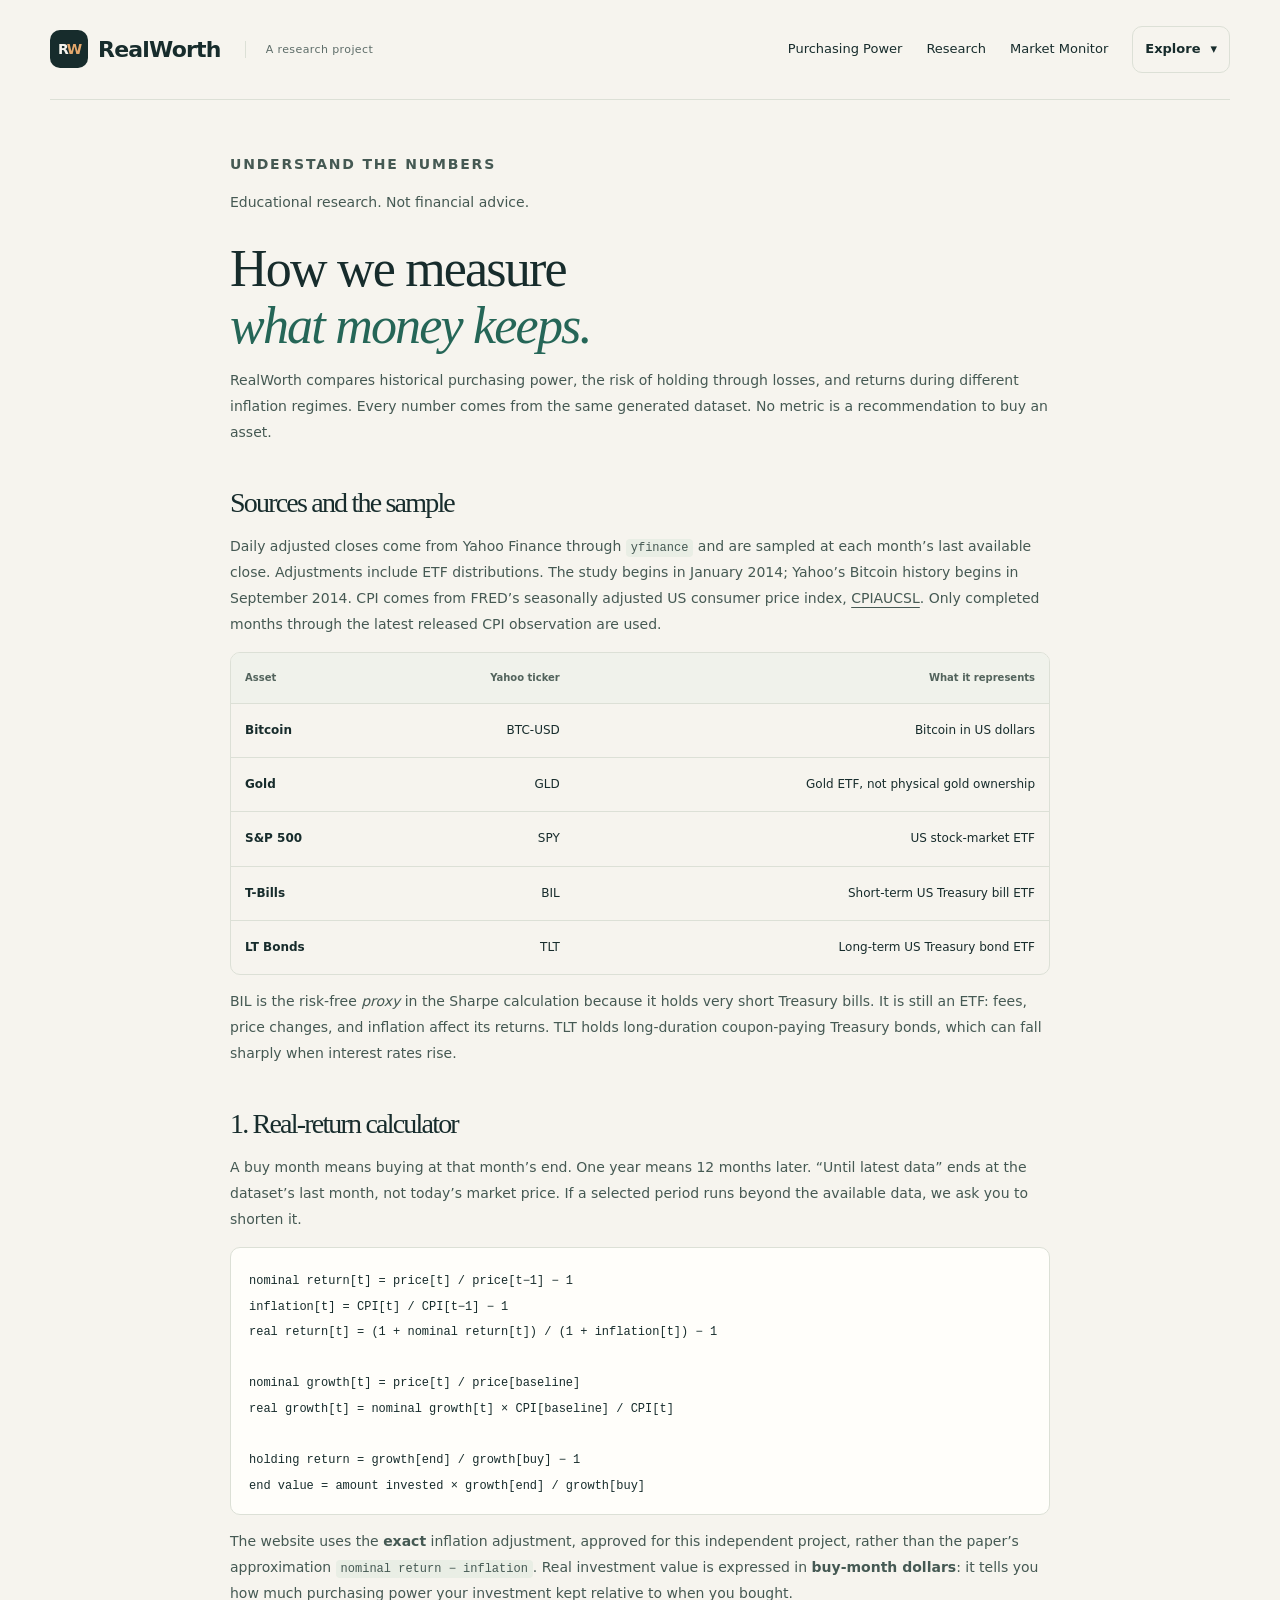
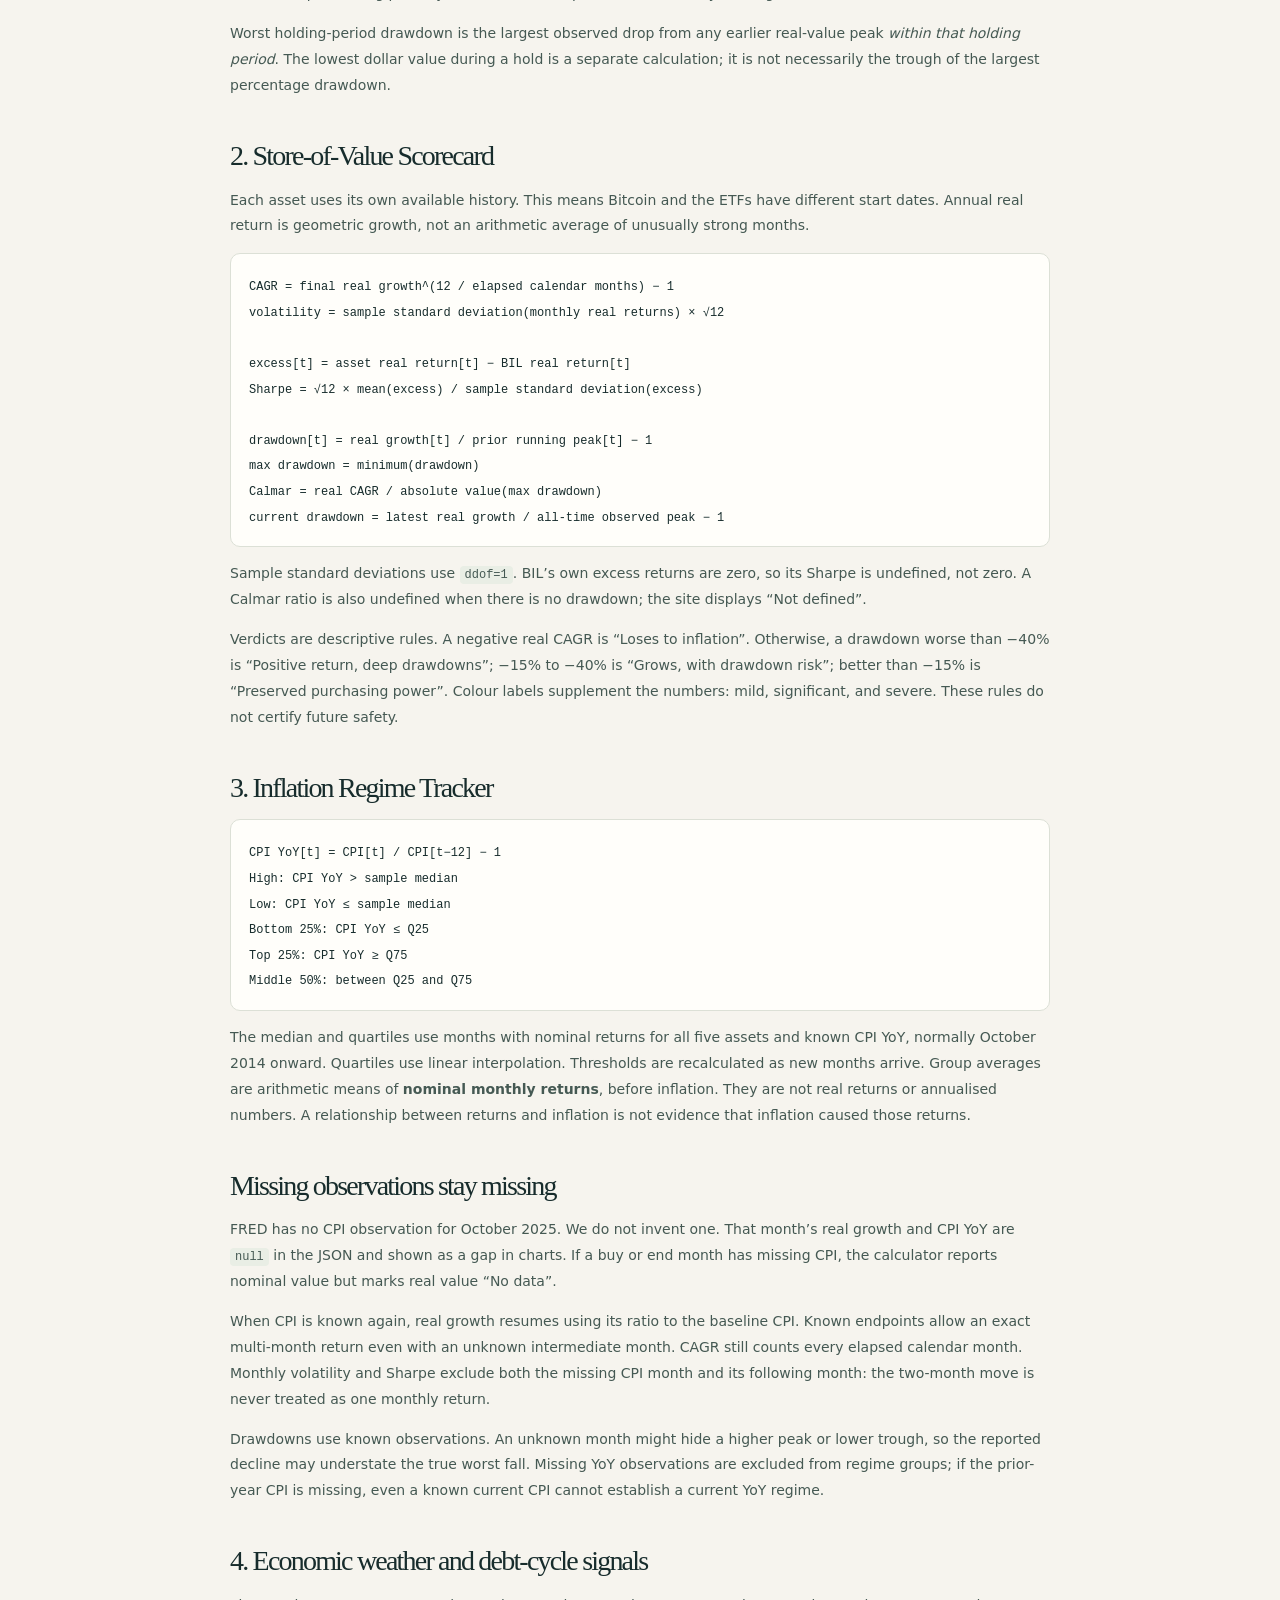
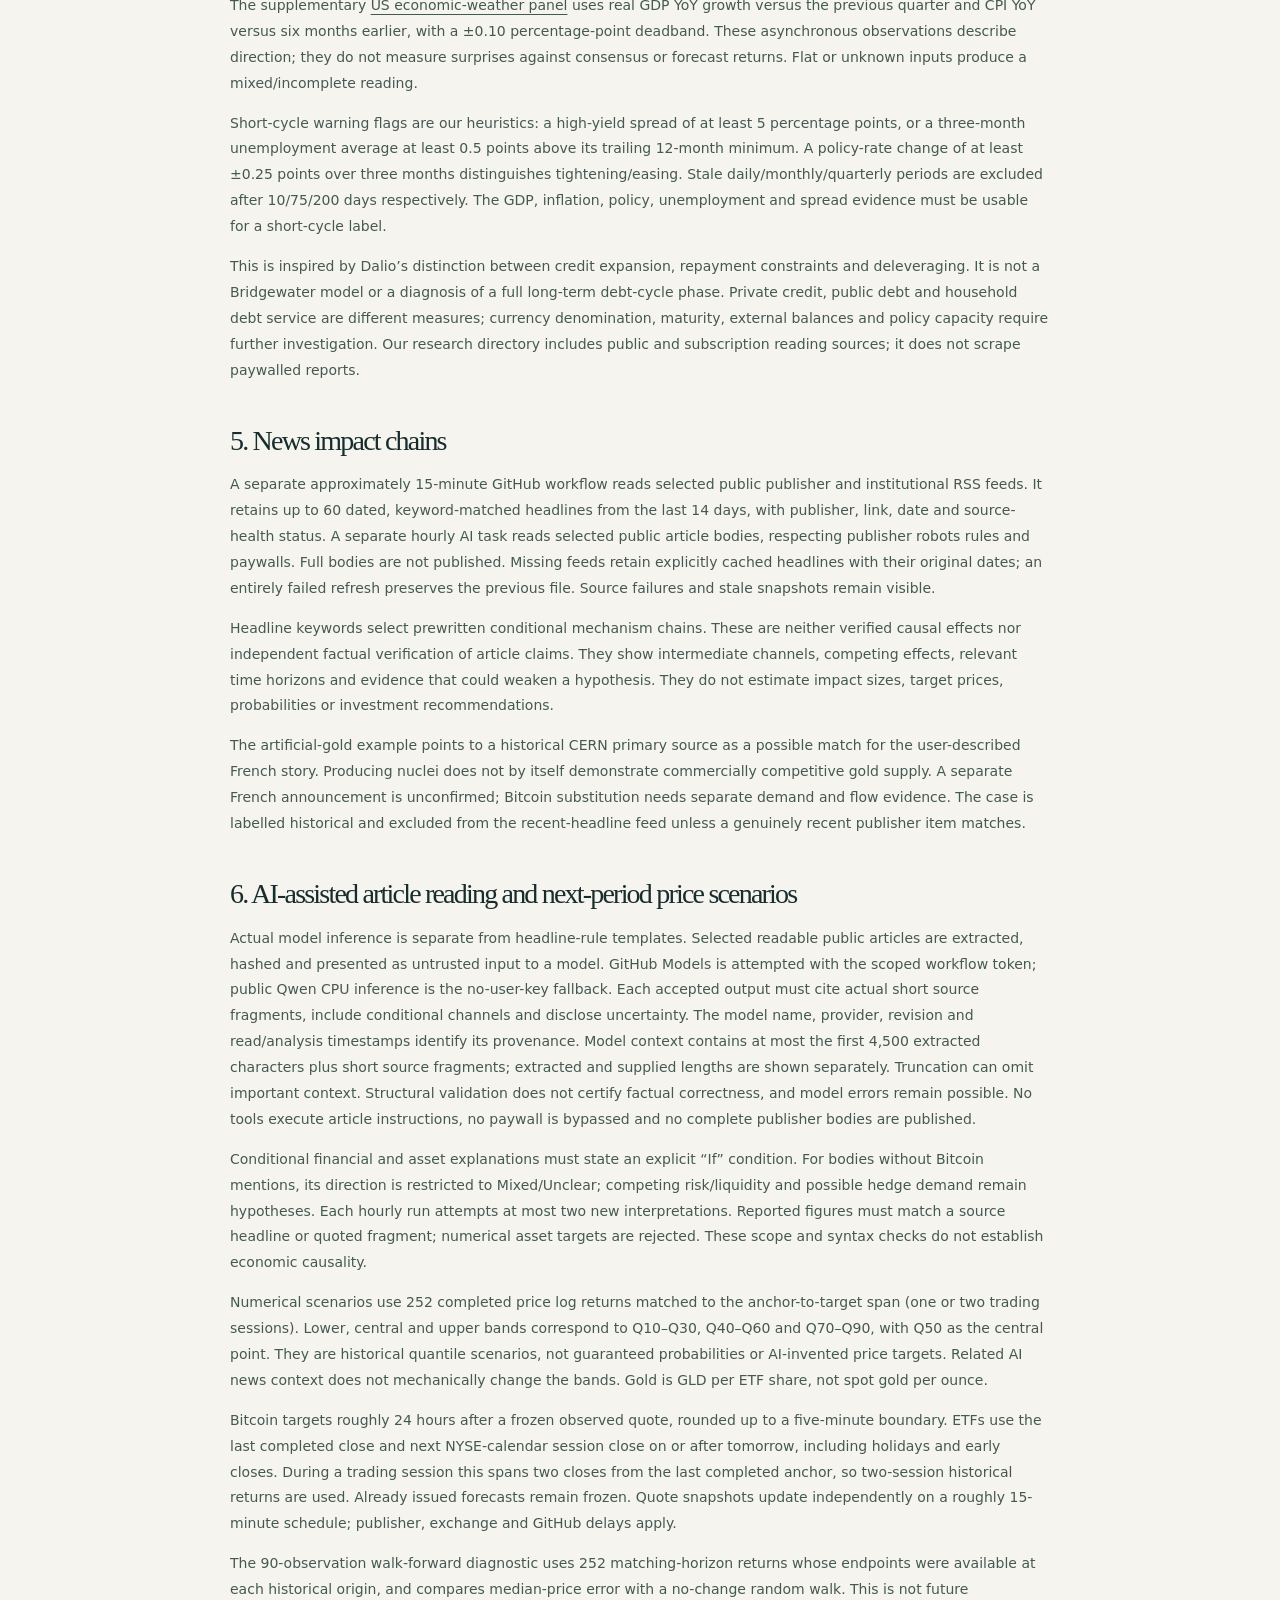
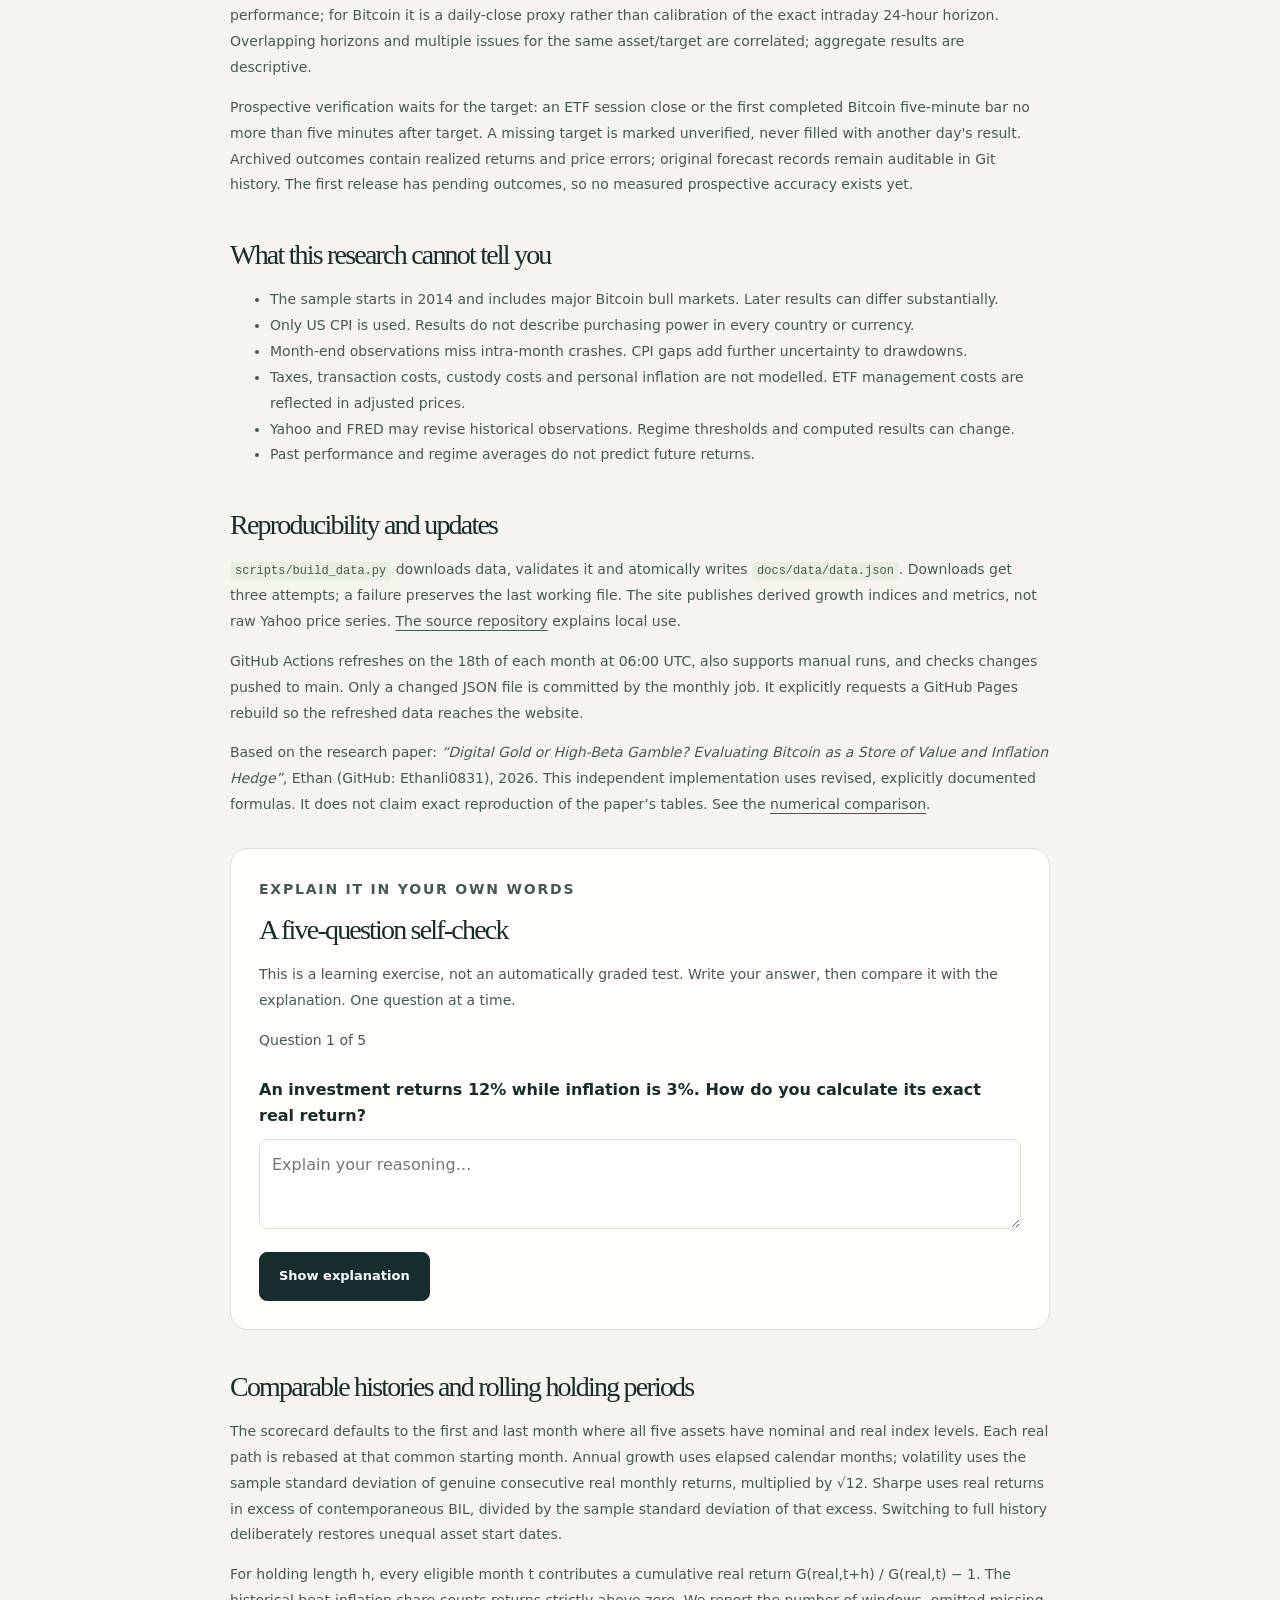
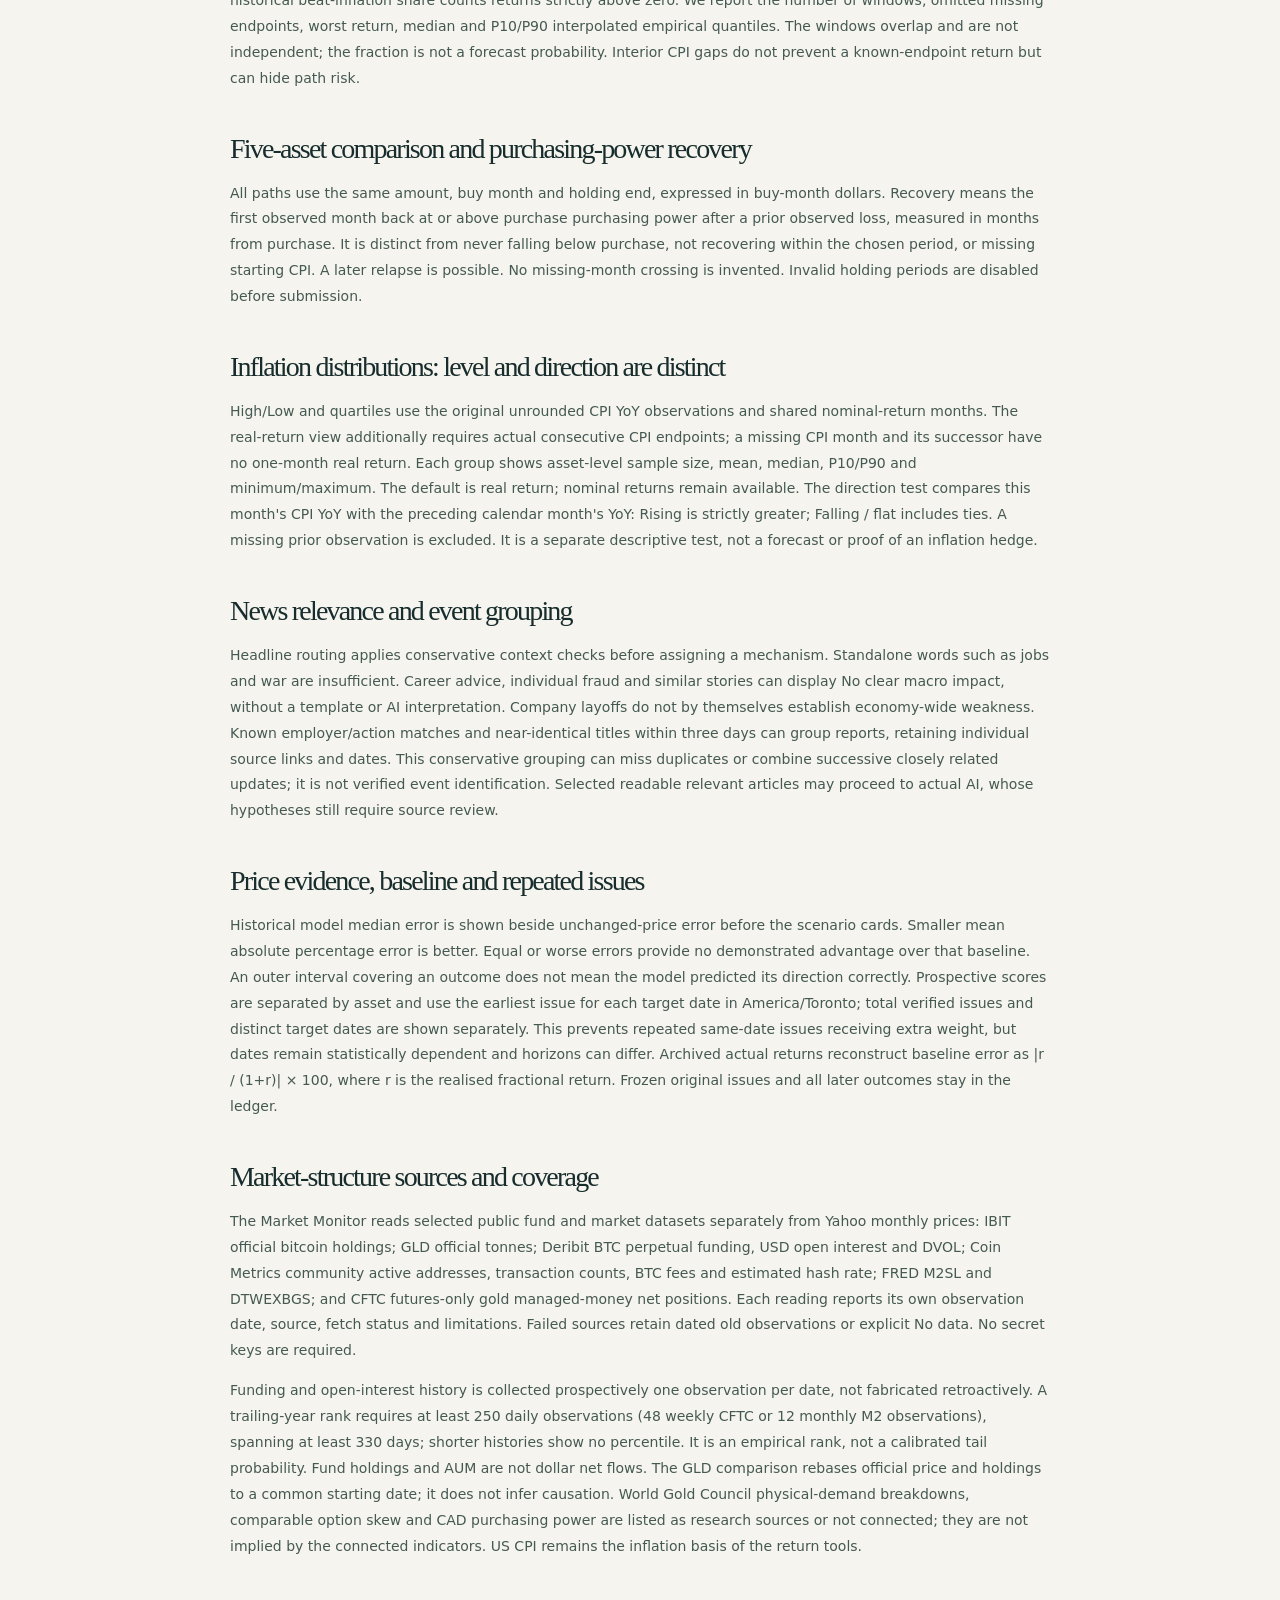
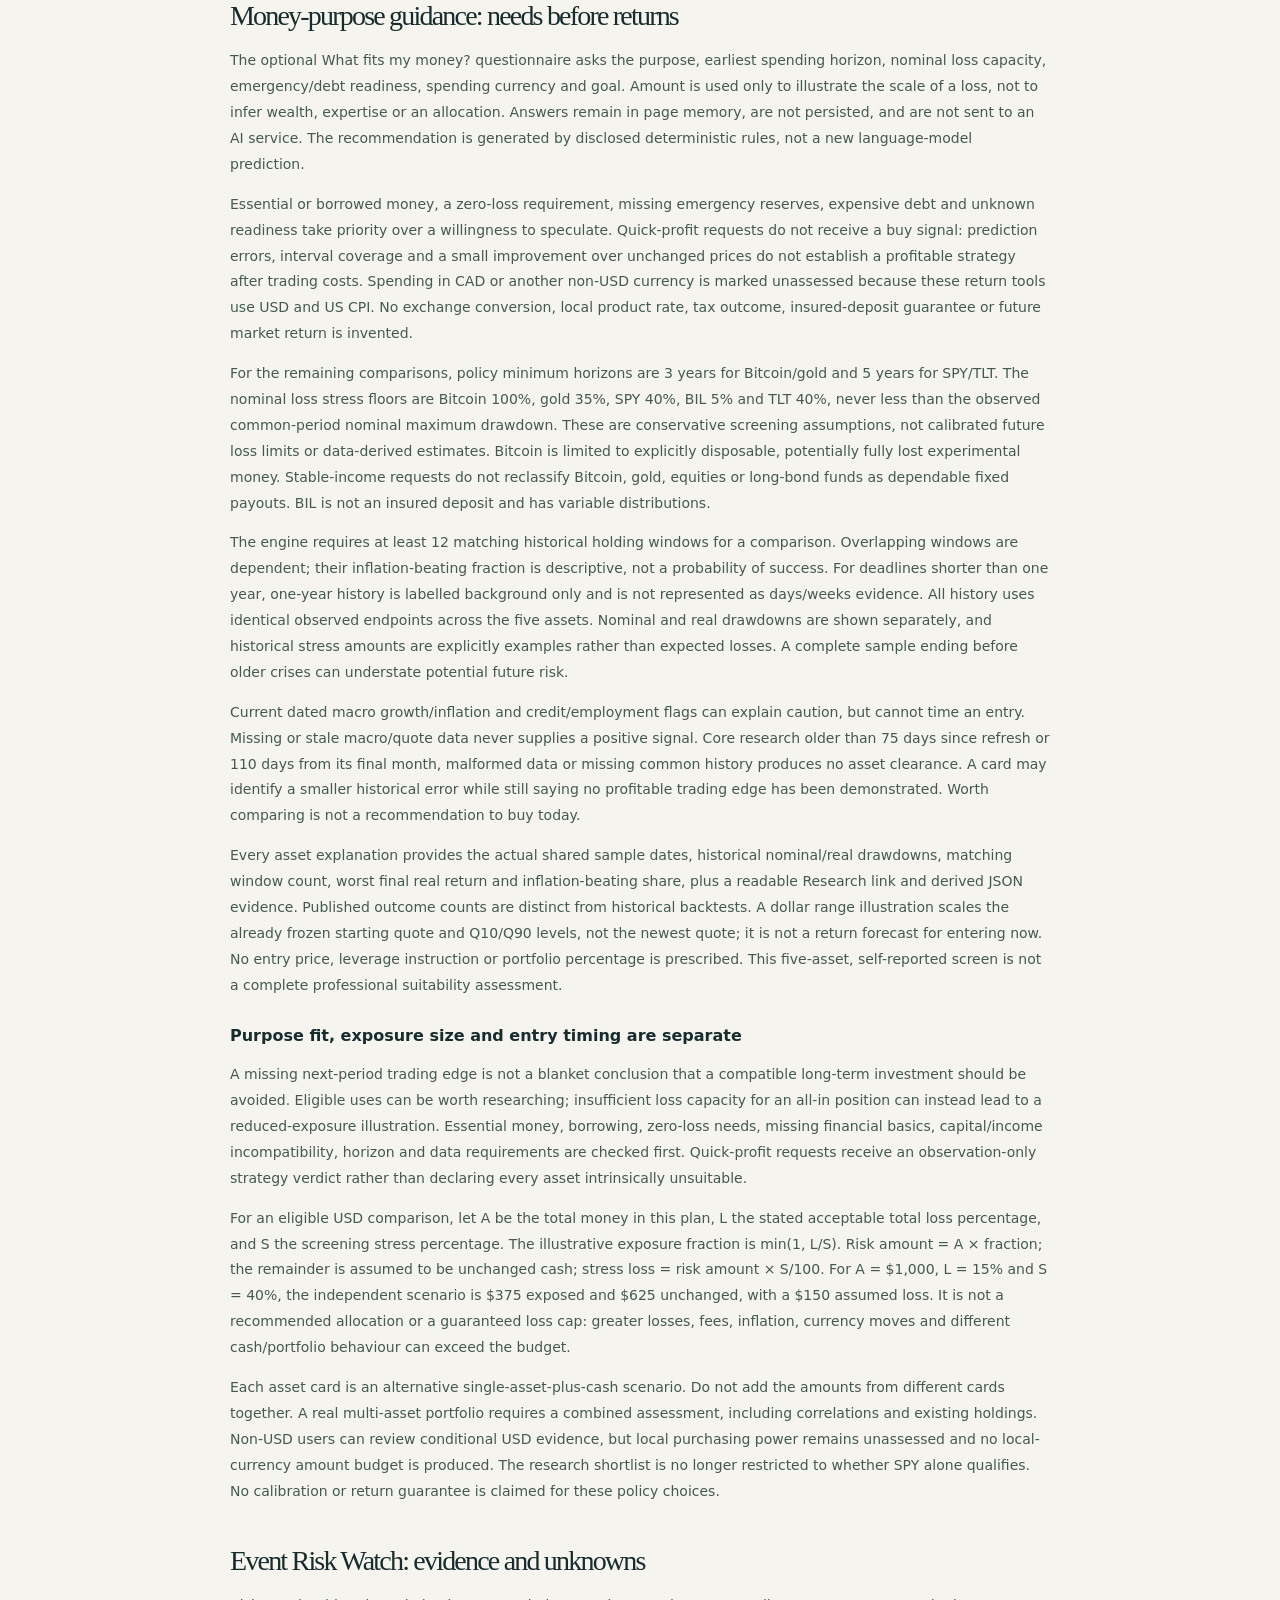
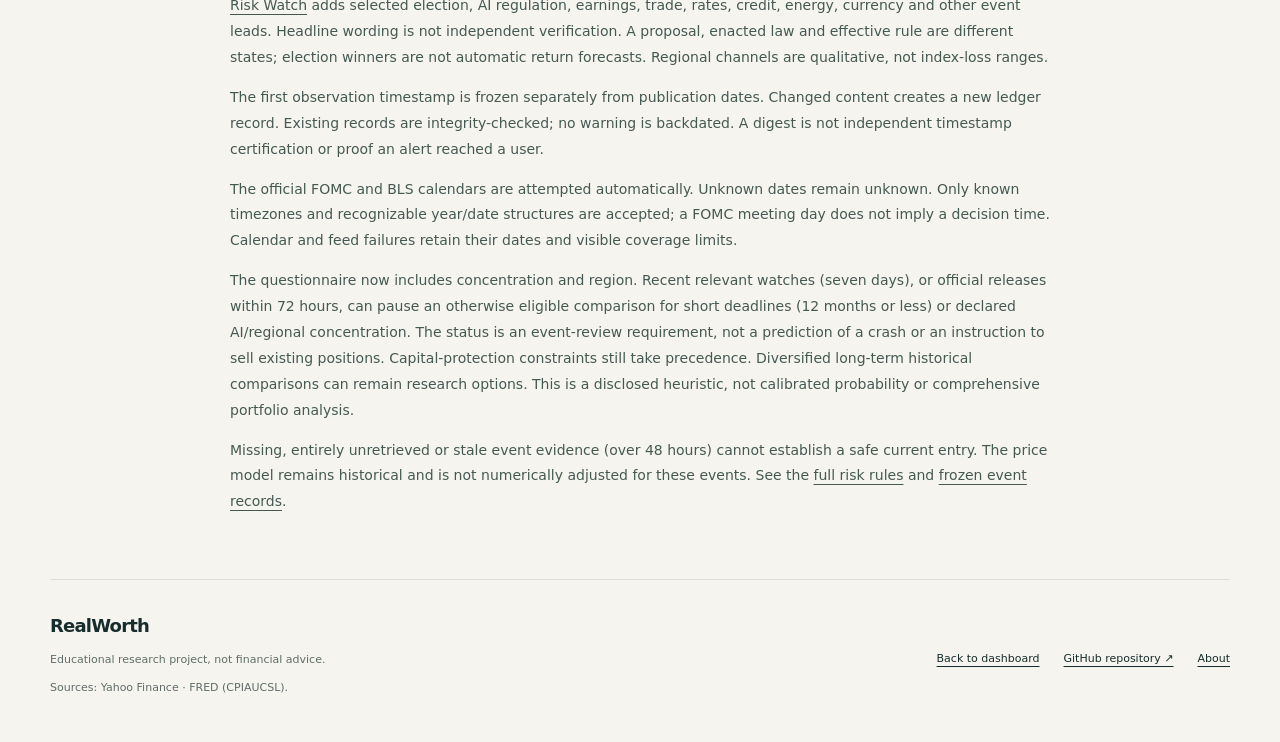
<file: docs/methodology.html>
<!doctype html>

<html lang="en">
  <head>
    <meta charset="utf-8" />
    <meta content="width=device-width, initial-scale=1" name="viewport" />
    <meta
      content="Inspect RealWorth formulas, CPI handling, sources, risk-screening assumptions, forecast checks and limitations. Historical evidence is not a return guarantee."
      name="description"
    />
    <meta content="#142b2b" name="theme-color" />
    <title>
      Investment Dashboard Methodology &amp; Data Sources | RealWorth
    </title>
    <link href="assets/favicon.svg" rel="icon" type="image/svg+xml" />
    <link href="assets/style.css" rel="stylesheet" />
    <script defer="" src="assets/app.js"></script>
    <link
      href="https://ethanli0831.github.io/RealWorth/methodology.html"
      rel="canonical"
    />
    <meta content="index,follow" name="robots" />
    <meta content="website" property="og:type" />
    <meta
      content="Investment Dashboard Methodology &amp; Data Sources | RealWorth"
      property="og:title"
    />
    <meta
      content="Inspect RealWorth formulas, CPI handling, sources, risk-screening assumptions, forecast checks and limitations. Historical evidence is not a return guarantee."
      property="og:description"
    />
    <meta
      content="https://ethanli0831.github.io/RealWorth/methodology.html"
      property="og:url"
    />
    <meta content="RealWorth" property="og:site_name" />
    <meta
      content="https://ethanli0831.github.io/RealWorth/assets/screenshot.png"
      property="og:image"
    />
    <meta
      content="RealWorth purchasing-power research overview"
      property="og:image:alt"
    />
    <meta content="summary_large_image" name="twitter:card" />
    <meta
      content="Investment Dashboard Methodology &amp; Data Sources | RealWorth"
      name="twitter:title"
    />
    <meta
      content="Inspect RealWorth formulas, CPI handling, sources, risk-screening assumptions, forecast checks and limitations. Historical evidence is not a return guarantee."
      name="twitter:description"
    />
    <meta
      content="https://ethanli0831.github.io/RealWorth/assets/screenshot.png"
      name="twitter:image"
    />
    <script type="application/ld+json">
      {
        "@context": "https://schema.org",
        "@type": "WebPage",
        "@id": "https://ethanli0831.github.io/RealWorth/methodology.html#webpage",
        "url": "https://ethanli0831.github.io/RealWorth/methodology.html",
        "name": "Investment Dashboard Methodology & Data Sources | RealWorth",
        "description": "Inspect RealWorth formulas, CPI handling, sources, risk-screening assumptions, forecast checks and limitations. Historical evidence is not a return guarantee.",
        "inLanguage": "en",
        "isPartOf": {
          "@type": "WebSite",
          "@id": "https://ethanli0831.github.io/RealWorth/#website",
          "url": "https://ethanli0831.github.io/RealWorth/",
          "name": "RealWorth"
        }
      }
    </script>
  </head>
  <body>
    <a class="skip-link" href="#methodology">Skip to methodology</a>
    <header class="site-header wrap">
      <a aria-label="RealWorth home" class="brand" href="./"
        ><span aria-hidden="true" class="brand-mark">R<span>W</span></span
        >RealWorth<span class="brand-note">A research project</span></a
      >
      <nav aria-label="Main navigation">
        <a href="purchasing-power.html">Purchasing Power</a
        ><a href="research.html">Research</a
        ><a href="monitor.html">Market Monitor</a>
        <details class="site-directory">
          <summary>Explore <span aria-hidden="true">▾</span></summary>
          <div class="directory-links">
            <a href="monitor.html#money-plan">What fits my money?</a
            ><a href="./">Home</a
            ><a href="purchasing-power.html#calculator"
              >Real-return calculator</a
            ><a href="research.html#scorecard">Common-period scorecard</a
            ><a href="research.html#rolling">Rolling holding periods</a
            ><a href="research.html#regime">Inflation evidence</a
            ><a href="research.html#weather">Economic Weather &amp; sources</a
            ><a href="monitor.html#outlook">Today → Tomorrow</a
            ><a href="monitor.html#news">News &amp; analysis</a
            ><a href="monitor.html#market-structure"
              >Flows, leverage &amp; network</a
            ><a href="risk.html">Event Risk Watch</a>
            <a href="learn.html">RealWorth explained</a>
            <a href="methodology.html">Methodology &amp; quiz</a>
            <a href="about.html">About &amp; corrections</a>
          </div>
        </details>
      </nav>
    </header>
    <main class="wrap prose" id="methodology">
      <p class="eyebrow">Understand the numbers</p>
      <p class="disclaimer">Educational research. Not financial advice.</p>
      <h1>How we measure<br /><em>what money keeps.</em></h1>
      <p>
        RealWorth compares historical purchasing power, the risk of holding
        through losses, and returns during different inflation regimes. Every
        number comes from the same generated dataset. No metric is a
        recommendation to buy an asset.
      </p>
      <h2>Sources and the sample</h2>
      <p>
        Daily adjusted closes come from Yahoo Finance through
        <code>yfinance</code> and are sampled at each month’s last available
        close. Adjustments include ETF distributions. The study begins in
        January 2014; Yahoo’s Bitcoin history begins in September 2014. CPI
        comes from FRED’s seasonally adjusted US consumer price index,
        <a href="https://fred.stlouisfed.org/series/CPIAUCSL">CPIAUCSL</a>. Only
        completed months through the latest released CPI observation are used.
      </p>
      <div class="table-wrap">
        <table>
          <thead>
            <tr>
              <th scope="col">Asset</th>
              <th scope="col">Yahoo ticker</th>
              <th scope="col">What it represents</th>
            </tr>
          </thead>
          <tbody>
            <tr>
              <th scope="row">Bitcoin</th>
              <td>BTC-USD</td>
              <td>Bitcoin in US dollars</td>
            </tr>
            <tr>
              <th scope="row">Gold</th>
              <td>GLD</td>
              <td>Gold ETF, not physical gold ownership</td>
            </tr>
            <tr>
              <th scope="row">S&amp;P 500</th>
              <td>SPY</td>
              <td>US stock-market ETF</td>
            </tr>
            <tr>
              <th scope="row">T-Bills</th>
              <td>BIL</td>
              <td>Short-term US Treasury bill ETF</td>
            </tr>
            <tr>
              <th scope="row">LT Bonds</th>
              <td>TLT</td>
              <td>Long-term US Treasury bond ETF</td>
            </tr>
          </tbody>
        </table>
      </div>
      <p>
        BIL is the risk-free <em>proxy</em> in the Sharpe calculation because it
        holds very short Treasury bills. It is still an ETF: fees, price
        changes, and inflation affect its returns. TLT holds long-duration
        coupon-paying Treasury bonds, which can fall sharply when interest rates
        rise.
      </p>
      <h2>1. Real-return calculator</h2>
      <p>
        A buy month means buying at that month’s end. One year means 12 months
        later. “Until latest data” ends at the dataset’s last month, not today’s
        market price. If a selected period runs beyond the available data, we
        ask you to shorten it.
      </p>
      <div class="formula">
        <code
          >nominal return[t] = price[t] / price[t−1] − 1<br />inflation[t] =
          CPI[t] / CPI[t−1] − 1<br />real return[t] = (1 + nominal return[t]) /
          (1 + inflation[t]) − 1<br /><br />nominal growth[t] = price[t] /
          price[baseline]<br />real growth[t] = nominal growth[t] ×
          CPI[baseline] / CPI[t]<br /><br />holding return = growth[end] /
          growth[buy] − 1<br />end value = amount invested × growth[end] /
          growth[buy]</code
        >
      </div>
      <p>
        The website uses the <strong>exact</strong> inflation adjustment,
        approved for this independent project, rather than the paper’s
        approximation <code>nominal return − inflation</code>. Real investment
        value is expressed in <strong>buy-month dollars</strong>: it tells you
        how much purchasing power your investment kept relative to when you
        bought.
      </p>
      <p>
        Worst holding-period drawdown is the largest observed drop from any
        earlier real-value peak <em>within that holding period</em>. The lowest
        dollar value during a hold is a separate calculation; it is not
        necessarily the trough of the largest percentage drawdown.
      </p>
      <h2>2. Store-of-Value Scorecard</h2>
      <p>
        Each asset uses its own available history. This means Bitcoin and the
        ETFs have different start dates. Annual real return is geometric growth,
        not an arithmetic average of unusually strong months.
      </p>
      <div class="formula">
        <code
          >CAGR = final real growth^(12 / elapsed calendar months) − 1<br />volatility
          = sample standard deviation(monthly real returns) × √12<br /><br />excess[t]
          = asset real return[t] − BIL real return[t]<br />Sharpe = √12 ×
          mean(excess) / sample standard deviation(excess)<br /><br />drawdown[t]
          = real growth[t] / prior running peak[t] − 1<br />max drawdown =
          minimum(drawdown)<br />Calmar = real CAGR / absolute value(max
          drawdown)<br />current drawdown = latest real growth / all-time
          observed peak − 1</code
        >
      </div>
      <p>
        Sample standard deviations use <code>ddof=1</code>. BIL’s own excess
        returns are zero, so its Sharpe is undefined, not zero. A Calmar ratio
        is also undefined when there is no drawdown; the site displays “Not
        defined”.
      </p>
      <p>
        Verdicts are descriptive rules. A negative real CAGR is “Loses to
        inflation”. Otherwise, a drawdown worse than −40% is “Positive return,
        deep drawdowns”; −15% to −40% is “Grows, with drawdown risk”; better
        than −15% is “Preserved purchasing power”. Colour labels supplement the
        numbers: mild, significant, and severe. These rules do not certify
        future safety.
      </p>
      <h2>3. Inflation Regime Tracker</h2>
      <div class="formula">
        <code
          >CPI YoY[t] = CPI[t] / CPI[t−12] − 1<br />High: CPI YoY &gt; sample
          median<br />Low: CPI YoY ≤ sample median<br />Bottom 25%: CPI YoY ≤
          Q25<br />Top 25%: CPI YoY ≥ Q75<br />Middle 50%: between Q25 and
          Q75</code
        >
      </div>
      <p>
        The median and quartiles use months with nominal returns for all five
        assets and known CPI YoY, normally October 2014 onward. Quartiles use
        linear interpolation. Thresholds are recalculated as new months arrive.
        Group averages are arithmetic means of
        <strong>nominal monthly returns</strong>, before inflation. They are not
        real returns or annualised numbers. A relationship between returns and
        inflation is not evidence that inflation caused those returns.
      </p>
      <h2>Missing observations stay missing</h2>
      <p>
        FRED has no CPI observation for October 2025. We do not invent one. That
        month’s real growth and CPI YoY are <code>null</code> in the JSON and
        shown as a gap in charts. If a buy or end month has missing CPI, the
        calculator reports nominal value but marks real value “No data”.
      </p>
      <p>
        When CPI is known again, real growth resumes using its ratio to the
        baseline CPI. Known endpoints allow an exact multi-month return even
        with an unknown intermediate month. CAGR still counts every elapsed
        calendar month. Monthly volatility and Sharpe exclude both the missing
        CPI month and its following month: the two-month move is never treated
        as one monthly return.
      </p>
      <p>
        Drawdowns use known observations. An unknown month might hide a higher
        peak or lower trough, so the reported decline may understate the true
        worst fall. Missing YoY observations are excluded from regime groups; if
        the prior-year CPI is missing, even a known current CPI cannot establish
        a current YoY regime.
      </p>
      <h2>4. Economic weather and debt-cycle signals</h2>
      <p>
        The supplementary
        <a href="research.html#weather">US economic-weather panel</a> uses real
        GDP YoY growth versus the previous quarter and CPI YoY versus six months
        earlier, with a ±0.10 percentage-point deadband. These asynchronous
        observations describe direction; they do not measure surprises against
        consensus or forecast returns. Flat or unknown inputs produce a
        mixed/incomplete reading.
      </p>
      <p>
        Short-cycle warning flags are our heuristics: a high-yield spread of at
        least 5 percentage points, or a three-month unemployment average at
        least 0.5 points above its trailing 12-month minimum. A policy-rate
        change of at least ±0.25 points over three months distinguishes
        tightening/easing. Stale daily/monthly/quarterly periods are excluded
        after 10/75/200 days respectively. The GDP, inflation, policy,
        unemployment and spread evidence must be usable for a short-cycle label.
      </p>
      <p>
        This is inspired by Dalio’s distinction between credit expansion,
        repayment constraints and deleveraging. It is not a Bridgewater model or
        a diagnosis of a full long-term debt-cycle phase. Private credit, public
        debt and household debt service are different measures; currency
        denomination, maturity, external balances and policy capacity require
        further investigation. Our research directory includes public and
        subscription reading sources; it does not scrape paywalled reports.
      </p>
      <h2>5. News impact chains</h2>
      <p>
        A separate approximately 15-minute GitHub workflow reads selected public
        publisher and institutional RSS feeds. It retains up to 60 dated,
        keyword-matched headlines from the last 14 days, with publisher, link,
        date and source-health status. A separate hourly AI task reads selected
        public article bodies, respecting publisher robots rules and paywalls.
        Full bodies are not published. Missing feeds retain explicitly cached
        headlines with their original dates; an entirely failed refresh
        preserves the previous file. Source failures and stale snapshots remain
        visible.
      </p>
      <p>
        Headline keywords select prewritten conditional mechanism chains. These
        are neither verified causal effects nor independent factual verification
        of article claims. They show intermediate channels, competing effects,
        relevant time horizons and evidence that could weaken a hypothesis. They
        do not estimate impact sizes, target prices, probabilities or investment
        recommendations.
      </p>
      <p>
        The artificial-gold example points to a historical CERN primary source
        as a possible match for the user-described French story. Producing
        nuclei does not by itself demonstrate commercially competitive gold
        supply. A separate French announcement is unconfirmed; Bitcoin
        substitution needs separate demand and flow evidence. The case is
        labelled historical and excluded from the recent-headline feed unless a
        genuinely recent publisher item matches.
      </p>
      <h2>6. AI-assisted article reading and next-period price scenarios</h2>
      <p>
        Actual model inference is separate from headline-rule templates.
        Selected readable public articles are extracted, hashed and presented as
        untrusted input to a model. GitHub Models is attempted with the scoped
        workflow token; public Qwen CPU inference is the no-user-key fallback.
        Each accepted output must cite actual short source fragments, include
        conditional channels and disclose uncertainty. The model name, provider,
        revision and read/analysis timestamps identify its provenance. Model
        context contains at most the first 4,500 extracted characters plus short
        source fragments; extracted and supplied lengths are shown separately.
        Truncation can omit important context. Structural validation does not
        certify factual correctness, and model errors remain possible. No tools
        execute article instructions, no paywall is bypassed and no complete
        publisher bodies are published.
      </p>
      <p>
        Conditional financial and asset explanations must state an explicit “If”
        condition. For bodies without Bitcoin mentions, its direction is
        restricted to Mixed/Unclear; competing risk/liquidity and possible hedge
        demand remain hypotheses. Each hourly run attempts at most two new
        interpretations. Reported figures must match a source headline or quoted
        fragment; numerical asset targets are rejected. These scope and syntax
        checks do not establish economic causality.
      </p>
      <p>
        Numerical scenarios use 252 completed price log returns matched to the
        anchor-to-target span (one or two trading sessions). Lower, central and
        upper bands correspond to Q10–Q30, Q40–Q60 and Q70–Q90, with Q50 as the
        central point. They are historical quantile scenarios, not guaranteed
        probabilities or AI-invented price targets. Related AI news context does
        not mechanically change the bands. Gold is GLD per ETF share, not spot
        gold per ounce.
      </p>
      <p>
        Bitcoin targets roughly 24 hours after a frozen observed quote, rounded
        up to a five-minute boundary. ETFs use the last completed close and next
        NYSE-calendar session close on or after tomorrow, including holidays and
        early closes. During a trading session this spans two closes from the
        last completed anchor, so two-session historical returns are used.
        Already issued forecasts remain frozen. Quote snapshots update
        independently on a roughly 15-minute schedule; publisher, exchange and
        GitHub delays apply.
      </p>
      <p>
        The 90-observation walk-forward diagnostic uses 252 matching-horizon
        returns whose endpoints were available at each historical origin, and
        compares median-price error with a no-change random walk. This is not
        future performance; for Bitcoin it is a daily-close proxy rather than
        calibration of the exact intraday 24-hour horizon. Overlapping horizons
        and multiple issues for the same asset/target are correlated; aggregate
        results are descriptive.
      </p>
      <p>
        Prospective verification waits for the target: an ETF session close or
        the first completed Bitcoin five-minute bar no more than five minutes
        after target. A missing target is marked unverified, never filled with
        another day's result. Archived outcomes contain realized returns and
        price errors; original forecast records remain auditable in Git history.
        The first release has pending outcomes, so no measured prospective
        accuracy exists yet.
      </p>
      <h2>What this research cannot tell you</h2>
      <ul>
        <li>
          The sample starts in 2014 and includes major Bitcoin bull markets.
          Later results can differ substantially.
        </li>
        <li>
          Only US CPI is used. Results do not describe purchasing power in every
          country or currency.
        </li>
        <li>
          Month-end observations miss intra-month crashes. CPI gaps add further
          uncertainty to drawdowns.
        </li>
        <li>
          Taxes, transaction costs, custody costs and personal inflation are not
          modelled. ETF management costs are reflected in adjusted prices.
        </li>
        <li>
          Yahoo and FRED may revise historical observations. Regime thresholds
          and computed results can change.
        </li>
        <li>
          Past performance and regime averages do not predict future returns.
        </li>
      </ul>
      <h2>Reproducibility and updates</h2>
      <p>
        <code>scripts/build_data.py</code> downloads data, validates it and
        atomically writes <code>docs/data/data.json</code>. Downloads get three
        attempts; a failure preserves the last working file. The site publishes
        derived growth indices and metrics, not raw Yahoo price series.
        <a href="https://github.com/Ethanli0831/RealWorth"
          >The source repository</a
        >
        explains local use.
      </p>
      <p>
        GitHub Actions refreshes on the 18th of each month at 06:00 UTC, also
        supports manual runs, and checks changes pushed to main. Only a changed
        JSON file is committed by the monthly job. It explicitly requests a
        GitHub Pages rebuild so the refreshed data reaches the website.
      </p>
      <p>
        Based on the research paper:
        <em
          >“Digital Gold or High-Beta Gamble? Evaluating Bitcoin as a Store of
          Value and Inflation Hedge”</em
        >, Ethan (GitHub: Ethanli0831), 2026. This independent implementation
        uses revised, explicitly documented formulas. It does not claim exact
        reproduction of the paper’s tables. See the
        <a
          href="https://github.com/Ethanli0831/RealWorth/blob/main/PAPER_COMPARISON.md"
          >numerical comparison</a
        >.
      </p>
      <section aria-labelledby="quiz-title" class="panel quiz-card">
        <p class="eyebrow">Explain it in your own words</p>
        <h2 id="quiz-title" style="margin-top: 0">
          A five-question self-check
        </h2>
        <p>
          This is a learning exercise, not an automatically graded test. Write
          your answer, then compare it with the explanation. One question at a
          time.
        </p>
        <p class="tiny" id="quiz-progress"></p>
        <h3 id="quiz-question"></h3>
        <label class="sr-only" for="quiz-response">Your answer</label
        ><textarea
          class="quiz-input"
          id="quiz-response"
          placeholder="Explain your reasoning…"
        ></textarea>
        <p aria-live="polite" class="notice" hidden="" id="quiz-answer"></p>
        <div class="quiz-actions">
          <button class="button" id="quiz-show" type="button">
            Show explanation</button
          ><button class="text-button" hidden="" id="quiz-next" type="button">
            Next question
          </button>
        </div>
      </section>
      <section id="comparison-methods">
        <h2>Comparable histories and rolling holding periods</h2>
        <p>
          The scorecard defaults to the first and last month where all five
          assets have nominal and real index levels. Each real path is rebased
          at that common starting month. Annual growth uses elapsed calendar
          months; volatility uses the sample standard deviation of genuine
          consecutive real monthly returns, multiplied by √12. Sharpe uses real
          returns in excess of contemporaneous BIL, divided by the sample
          standard deviation of that excess. Switching to full history
          deliberately restores unequal asset start dates.
        </p>
        <p>
          For holding length h, every eligible month t contributes a cumulative
          real return G(real,t+h) / G(real,t) − 1. The historical beat-inflation
          share counts returns strictly above zero. We report the number of
          windows, omitted missing endpoints, worst return, median and P10/P90
          interpolated empirical quantiles. The windows overlap and are not
          independent; the fraction is not a forecast probability. Interior CPI
          gaps do not prevent a known-endpoint return but can hide path risk.
        </p>
        <h2>Five-asset comparison and purchasing-power recovery</h2>
        <p>
          All paths use the same amount, buy month and holding end, expressed in
          buy-month dollars. Recovery means the first observed month back at or
          above purchase purchasing power after a prior observed loss, measured
          in months from purchase. It is distinct from never falling below
          purchase, not recovering within the chosen period, or missing starting
          CPI. A later relapse is possible. No missing-month crossing is
          invented. Invalid holding periods are disabled before submission.
        </p>
        <h2>Inflation distributions: level and direction are distinct</h2>
        <p>
          High/Low and quartiles use the original unrounded CPI YoY observations
          and shared nominal-return months. The real-return view additionally
          requires actual consecutive CPI endpoints; a missing CPI month and its
          successor have no one-month real return. Each group shows asset-level
          sample size, mean, median, P10/P90 and minimum/maximum. The default is
          real return; nominal returns remain available. The direction test
          compares this month's CPI YoY with the preceding calendar month's YoY:
          Rising is strictly greater; Falling / flat includes ties. A missing
          prior observation is excluded. It is a separate descriptive test, not
          a forecast or proof of an inflation hedge.
        </p>
        <h2>News relevance and event grouping</h2>
        <p>
          Headline routing applies conservative context checks before assigning
          a mechanism. Standalone words such as jobs and war are insufficient.
          Career advice, individual fraud and similar stories can display No
          clear macro impact, without a template or AI interpretation. Company
          layoffs do not by themselves establish economy-wide weakness. Known
          employer/action matches and near-identical titles within three days
          can group reports, retaining individual source links and dates. This
          conservative grouping can miss duplicates or combine successive
          closely related updates; it is not verified event identification.
          Selected readable relevant articles may proceed to actual AI, whose
          hypotheses still require source review.
        </p>
        <h2>Price evidence, baseline and repeated issues</h2>
        <p>
          Historical model median error is shown beside unchanged-price error
          before the scenario cards. Smaller mean absolute percentage error is
          better. Equal or worse errors provide no demonstrated advantage over
          that baseline. An outer interval covering an outcome does not mean the
          model predicted its direction correctly. Prospective scores are
          separated by asset and use the earliest issue for each target date in
          America/Toronto; total verified issues and distinct target dates are
          shown separately. This prevents repeated same-date issues receiving
          extra weight, but dates remain statistically dependent and horizons
          can differ. Archived actual returns reconstruct baseline error as |r /
          (1+r)| × 100, where r is the realised fractional return. Frozen
          original issues and all later outcomes stay in the ledger.
        </p>
        <h2>Market-structure sources and coverage</h2>
        <p>
          The Market Monitor reads selected public fund and market datasets
          separately from Yahoo monthly prices: IBIT official bitcoin holdings;
          GLD official tonnes; Deribit BTC perpetual funding, USD open interest
          and DVOL; Coin Metrics community active addresses, transaction counts,
          BTC fees and estimated hash rate; FRED M2SL and DTWEXBGS; and CFTC
          futures-only gold managed-money net positions. Each reading reports
          its own observation date, source, fetch status and limitations. Failed
          sources retain dated old observations or explicit No data. No secret
          keys are required.
        </p>
        <p>
          Funding and open-interest history is collected prospectively one
          observation per date, not fabricated retroactively. A trailing-year
          rank requires at least 250 daily observations (48 weekly CFTC or 12
          monthly M2 observations), spanning at least 330 days; shorter
          histories show no percentile. It is an empirical rank, not a
          calibrated tail probability. Fund holdings and AUM are not dollar net
          flows. The GLD comparison rebases official price and holdings to a
          common starting date; it does not infer causation. World Gold Council
          physical-demand breakdowns, comparable option skew and CAD purchasing
          power are listed as research sources or not connected; they are not
          implied by the connected indicators. US CPI remains the inflation
          basis of the return tools.
        </p>
      </section>
      <section id="money-guidance-method">
        <h2>Money-purpose guidance: needs before returns</h2>
        <p>
          The optional What fits my money? questionnaire asks the purpose,
          earliest spending horizon, nominal loss capacity, emergency/debt
          readiness, spending currency and goal. Amount is used only to
          illustrate the scale of a loss, not to infer wealth, expertise or an
          allocation. Answers remain in page memory, are not persisted, and are
          not sent to an AI service. The recommendation is generated by
          disclosed deterministic rules, not a new language-model prediction.
        </p>
        <p>
          Essential or borrowed money, a zero-loss requirement, missing
          emergency reserves, expensive debt and unknown readiness take priority
          over a willingness to speculate. Quick-profit requests do not receive
          a buy signal: prediction errors, interval coverage and a small
          improvement over unchanged prices do not establish a profitable
          strategy after trading costs. Spending in CAD or another non-USD
          currency is marked unassessed because these return tools use USD and
          US CPI. No exchange conversion, local product rate, tax outcome,
          insured-deposit guarantee or future market return is invented.
        </p>
        <p>
          For the remaining comparisons, policy minimum horizons are 3 years for
          Bitcoin/gold and 5 years for SPY/TLT. The nominal loss stress floors
          are Bitcoin 100%, gold 35%, SPY 40%, BIL 5% and TLT 40%, never less
          than the observed common-period nominal maximum drawdown. These are
          conservative screening assumptions, not calibrated future loss limits
          or data-derived estimates. Bitcoin is limited to explicitly
          disposable, potentially fully lost experimental money. Stable-income
          requests do not reclassify Bitcoin, gold, equities or long-bond funds
          as dependable fixed payouts. BIL is not an insured deposit and has
          variable distributions.
        </p>
        <p>
          The engine requires at least 12 matching historical holding windows
          for a comparison. Overlapping windows are dependent; their
          inflation-beating fraction is descriptive, not a probability of
          success. For deadlines shorter than one year, one-year history is
          labelled background only and is not represented as days/weeks
          evidence. All history uses identical observed endpoints across the
          five assets. Nominal and real drawdowns are shown separately, and
          historical stress amounts are explicitly examples rather than expected
          losses. A complete sample ending before older crises can understate
          potential future risk.
        </p>
        <p>
          Current dated macro growth/inflation and credit/employment flags can
          explain caution, but cannot time an entry. Missing or stale
          macro/quote data never supplies a positive signal. Core research older
          than 75 days since refresh or 110 days from its final month, malformed
          data or missing common history produces no asset clearance. A card may
          identify a smaller historical error while still saying no profitable
          trading edge has been demonstrated. Worth comparing is not a
          recommendation to buy today.
        </p>
        <p>
          Every asset explanation provides the actual shared sample dates,
          historical nominal/real drawdowns, matching window count, worst final
          real return and inflation-beating share, plus a readable Research link
          and derived JSON evidence. Published outcome counts are distinct from
          historical backtests. A dollar range illustration scales the already
          frozen starting quote and Q10/Q90 levels, not the newest quote; it is
          not a return forecast for entering now. No entry price, leverage
          instruction or portfolio percentage is prescribed. This five-asset,
          self-reported screen is not a complete professional suitability
          assessment.
        </p>
        <h3>Purpose fit, exposure size and entry timing are separate</h3>
        <p>
          A missing next-period trading edge is not a blanket conclusion that a
          compatible long-term investment should be avoided. Eligible uses can
          be worth researching; insufficient loss capacity for an all-in
          position can instead lead to a reduced-exposure illustration.
          Essential money, borrowing, zero-loss needs, missing financial basics,
          capital/income incompatibility, horizon and data requirements are
          checked first. Quick-profit requests receive an observation-only
          strategy verdict rather than declaring every asset intrinsically
          unsuitable.
        </p>
        <p>
          For an eligible USD comparison, let A be the total money in this plan,
          L the stated acceptable total loss percentage, and S the screening
          stress percentage. The illustrative exposure fraction is min(1, L/S).
          Risk amount = A × fraction; the remainder is assumed to be unchanged
          cash; stress loss = risk amount × S/100. For A = $1,000, L = 15% and S
          = 40%, the independent scenario is $375 exposed and $625 unchanged,
          with a $150 assumed loss. It is not a recommended allocation or a
          guaranteed loss cap: greater losses, fees, inflation, currency moves
          and different cash/portfolio behaviour can exceed the budget.
        </p>
        <p>
          Each asset card is an alternative single-asset-plus-cash scenario. Do
          not add the amounts from different cards together. A real multi-asset
          portfolio requires a combined assessment, including correlations and
          existing holdings. Non-USD users can review conditional USD evidence,
          but local purchasing power remains unassessed and no local-currency
          amount budget is produced. The research shortlist is no longer
          restricted to whether SPY alone qualifies. No calibration or return
          guarantee is claimed for these policy choices.
        </p>
      </section>
      <section id="event-risk">
        <h2>Event Risk Watch: evidence and unknowns</h2>
        <p><a href="risk.html">Risk Watch</a> adds selected election, AI regulation,
        earnings, trade, rates, credit, energy, currency and other event leads.
        Headline wording is not independent verification. A proposal, enacted law
        and effective rule are different states; election winners are not automatic
        return forecasts. Regional channels are qualitative, not index-loss ranges.</p>
        <p>The first observation timestamp is frozen separately from publication
        dates. Changed content creates a new ledger record. Existing records are
        integrity-checked; no warning is backdated. A digest is not independent
        timestamp certification or proof an alert reached a user.</p>
        <p>The official FOMC and BLS calendars are attempted automatically. Unknown
        dates remain unknown. Only known timezones and recognizable year/date
        structures are accepted; a FOMC meeting day does not imply a decision time.
        Calendar and feed failures retain their dates and visible coverage limits.</p>
        <p>The questionnaire now includes concentration and region. Recent relevant
        watches (seven days), or official releases within 72 hours, can pause an
        otherwise eligible comparison for short deadlines (12 months or less) or
        declared AI/regional concentration. The status is an event-review requirement,
        not a prediction of a crash or an instruction to sell existing positions.
        Capital-protection constraints still take precedence. Diversified long-term
        historical comparisons can remain research options. This is a disclosed
        heuristic, not calibrated probability or comprehensive portfolio analysis.</p>
        <p>Missing, entirely unretrieved or stale event evidence (over 48 hours)
        cannot establish a safe current entry. The price model remains historical
        and is not numerically adjusted for these events. See the
        <a href="https://github.com/Ethanli0831/RealWorth/blob/main/RISK_MODEL.md">full risk rules</a>
        and <a href="data/risk-ledger.json">frozen event records</a>.</p>
      </section>
    </main>
    <footer class="site-footer wrap">
      <div>
        <a class="brand" href="./">RealWorth</a>
        <p>Educational research project, not financial advice.</p>
        <p class="tiny">Sources: Yahoo Finance · FRED (CPIAUCSL).</p>
      </div>
      <div class="footer-links">
        <a href="index.html">Back to dashboard</a
        ><a href="https://github.com/Ethanli0831/RealWorth"
          >GitHub repository ↗</a
        >
        <a href="about.html">About</a>
      </div>
    </footer>
  </body>
</html>
</file>
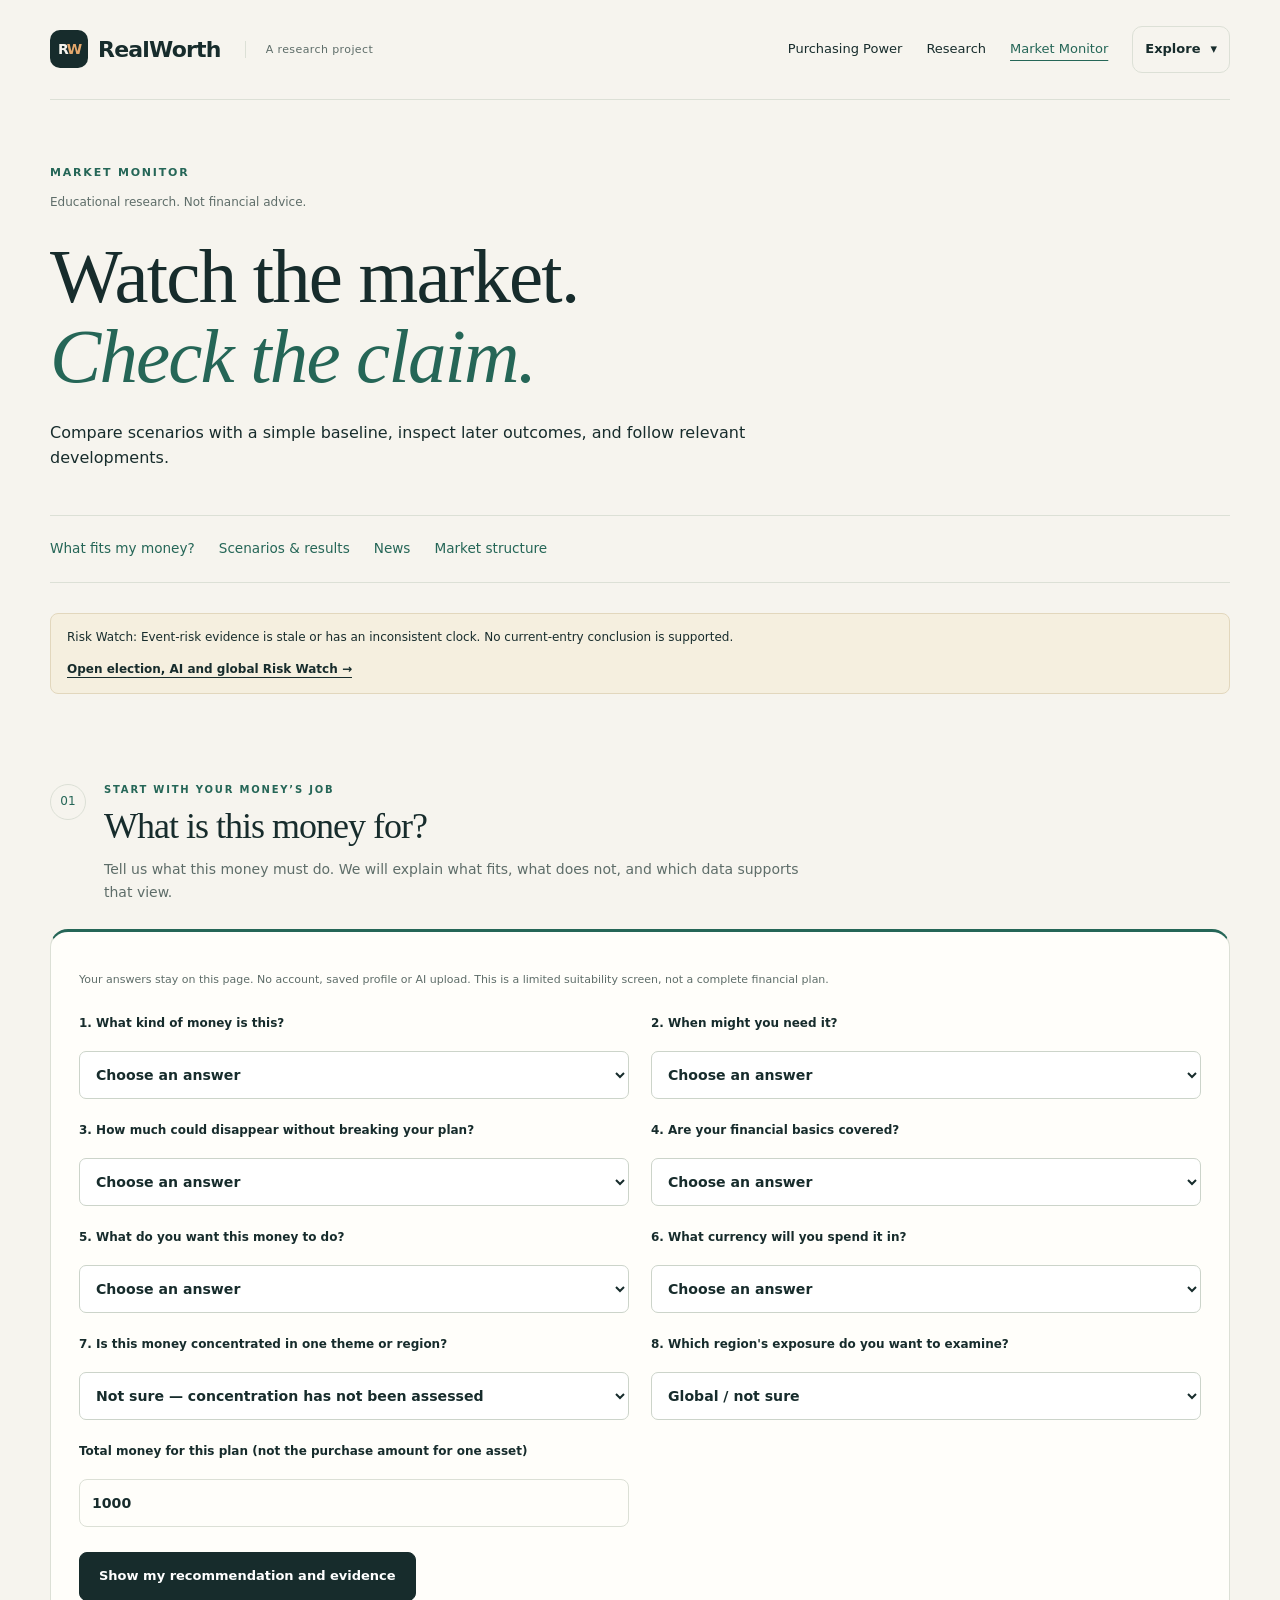
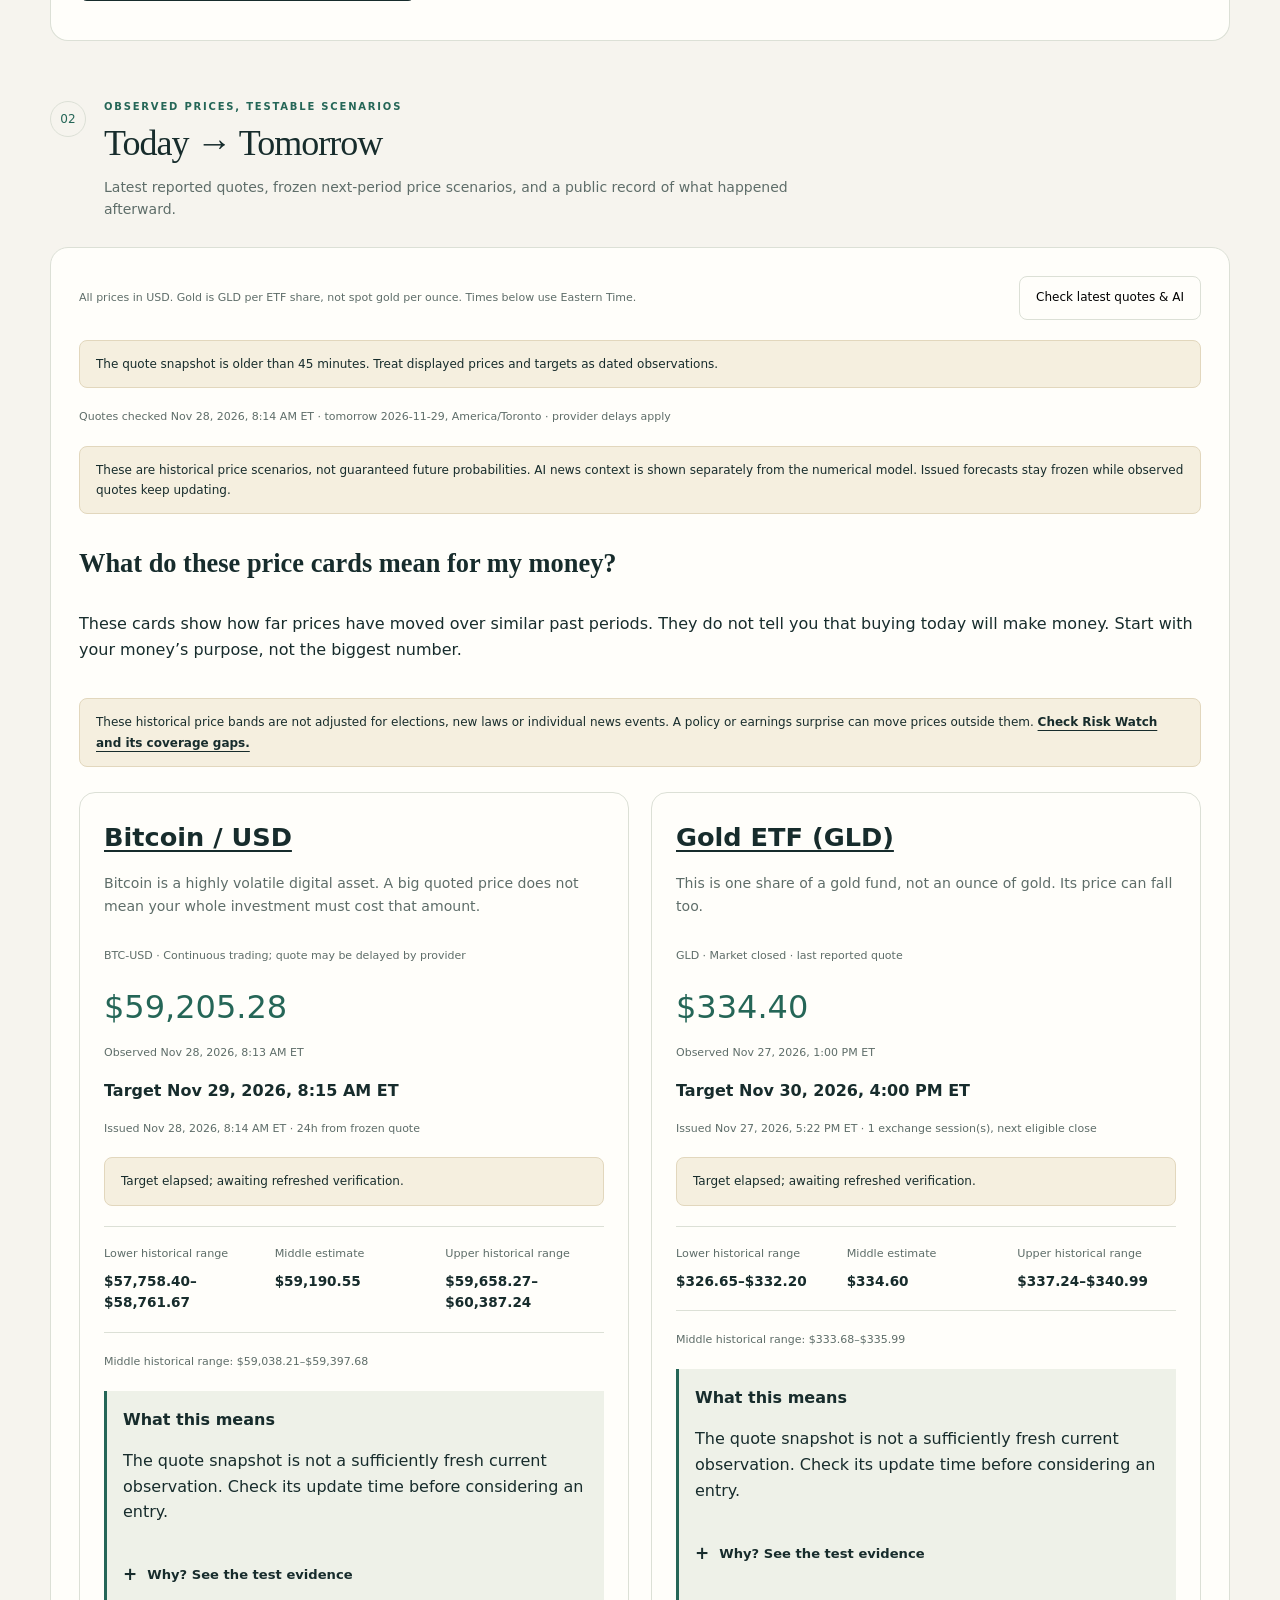
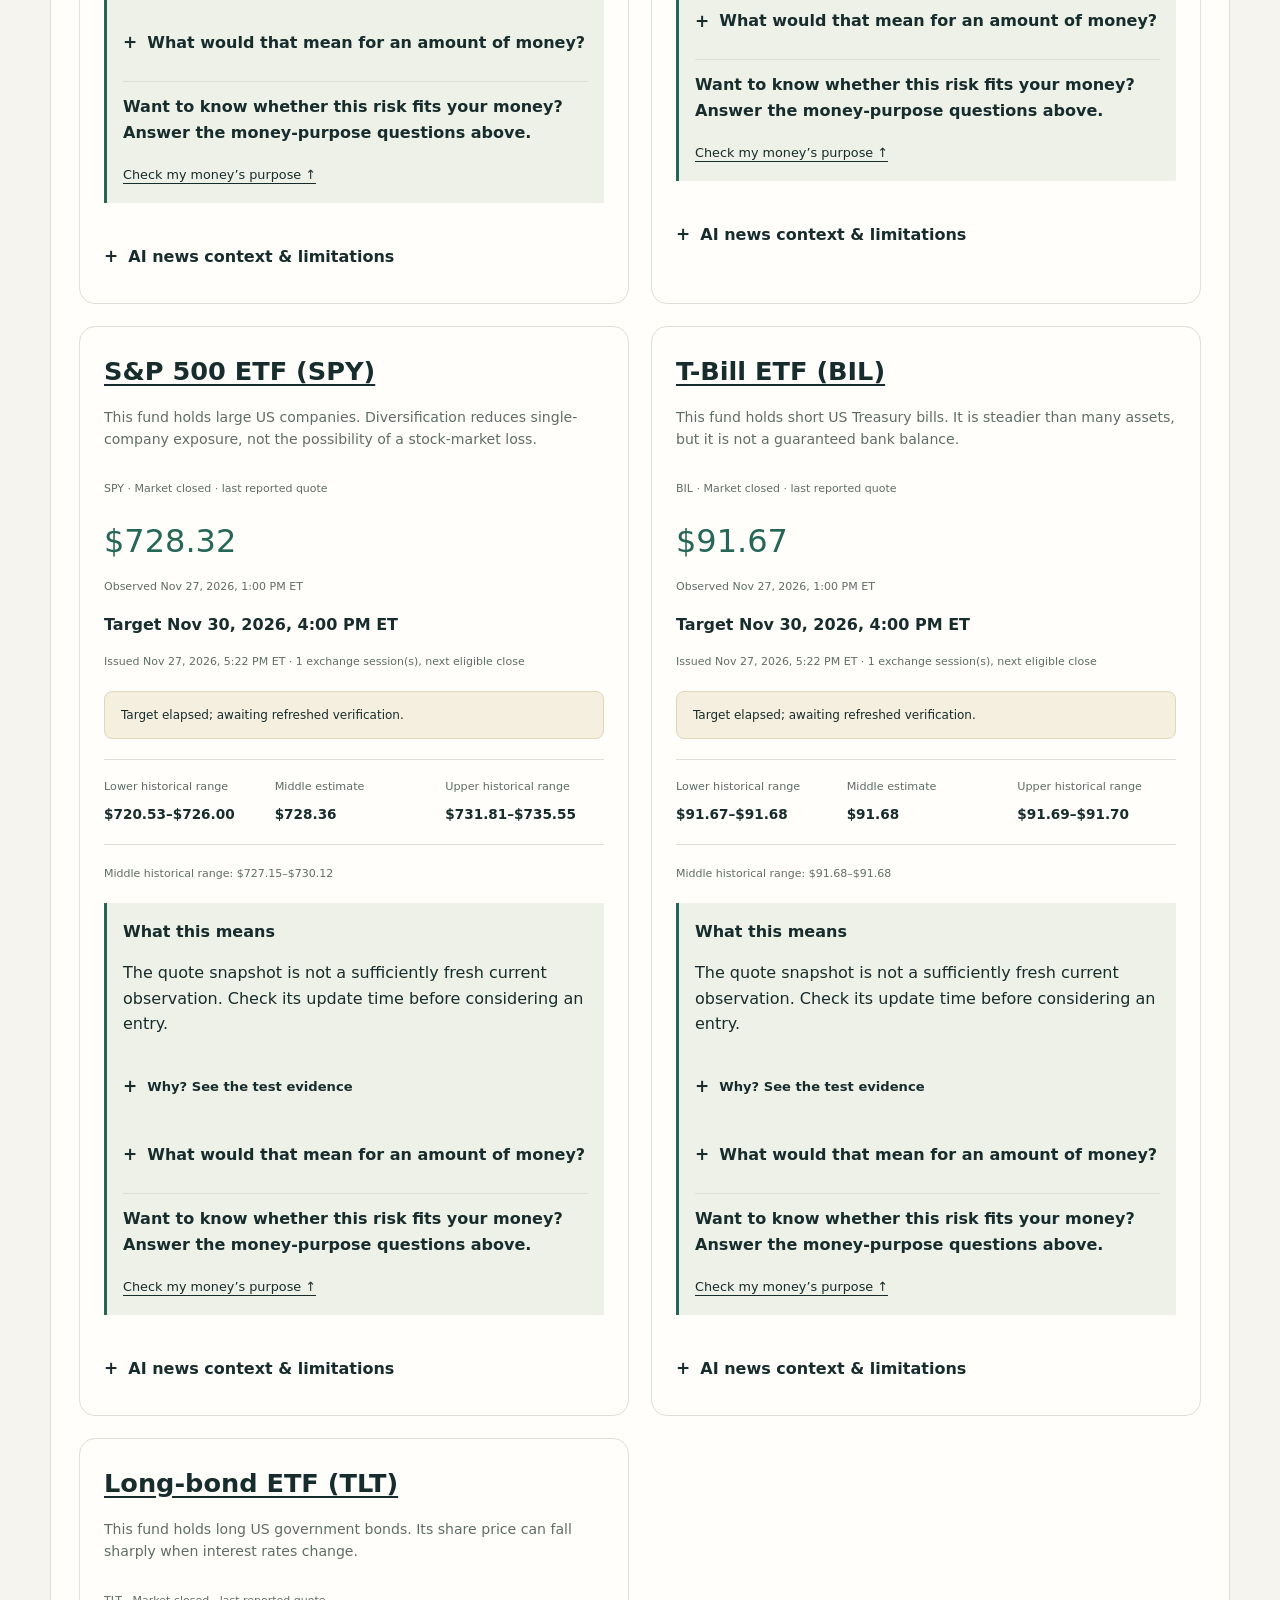
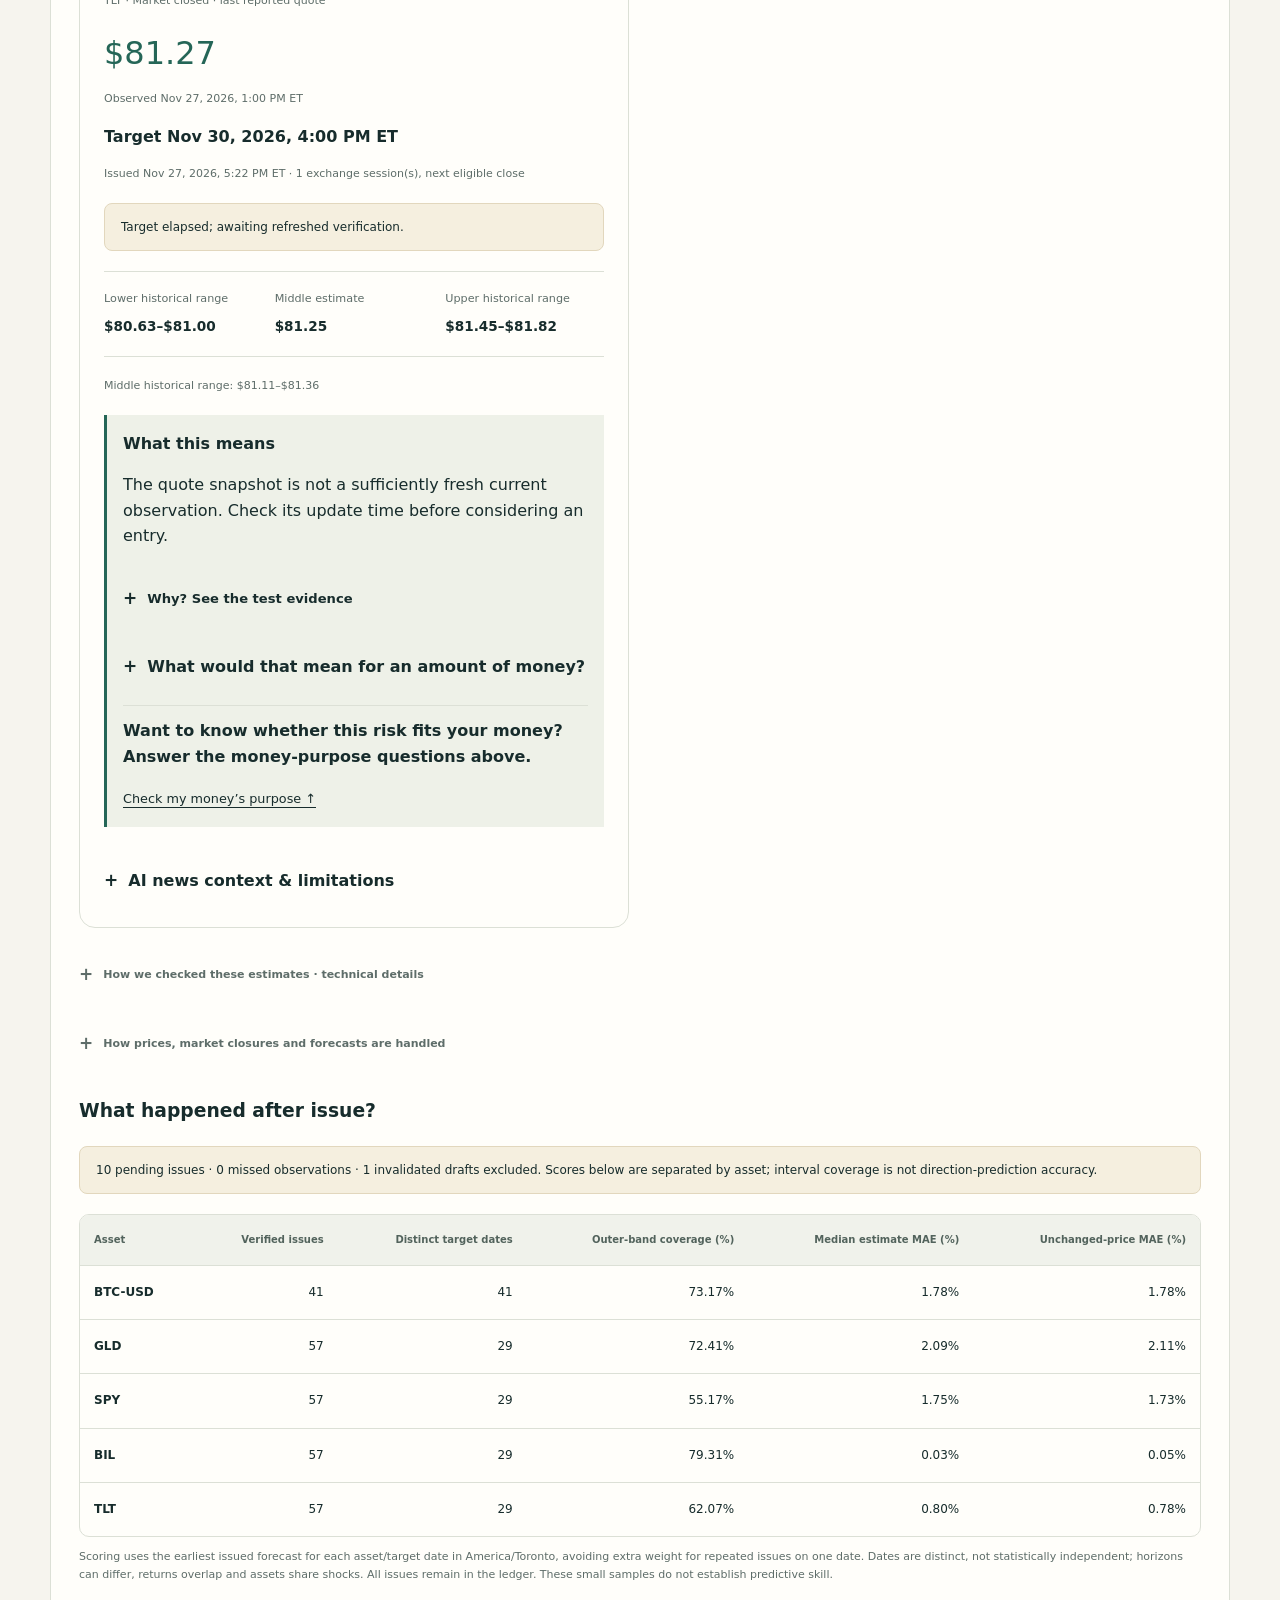
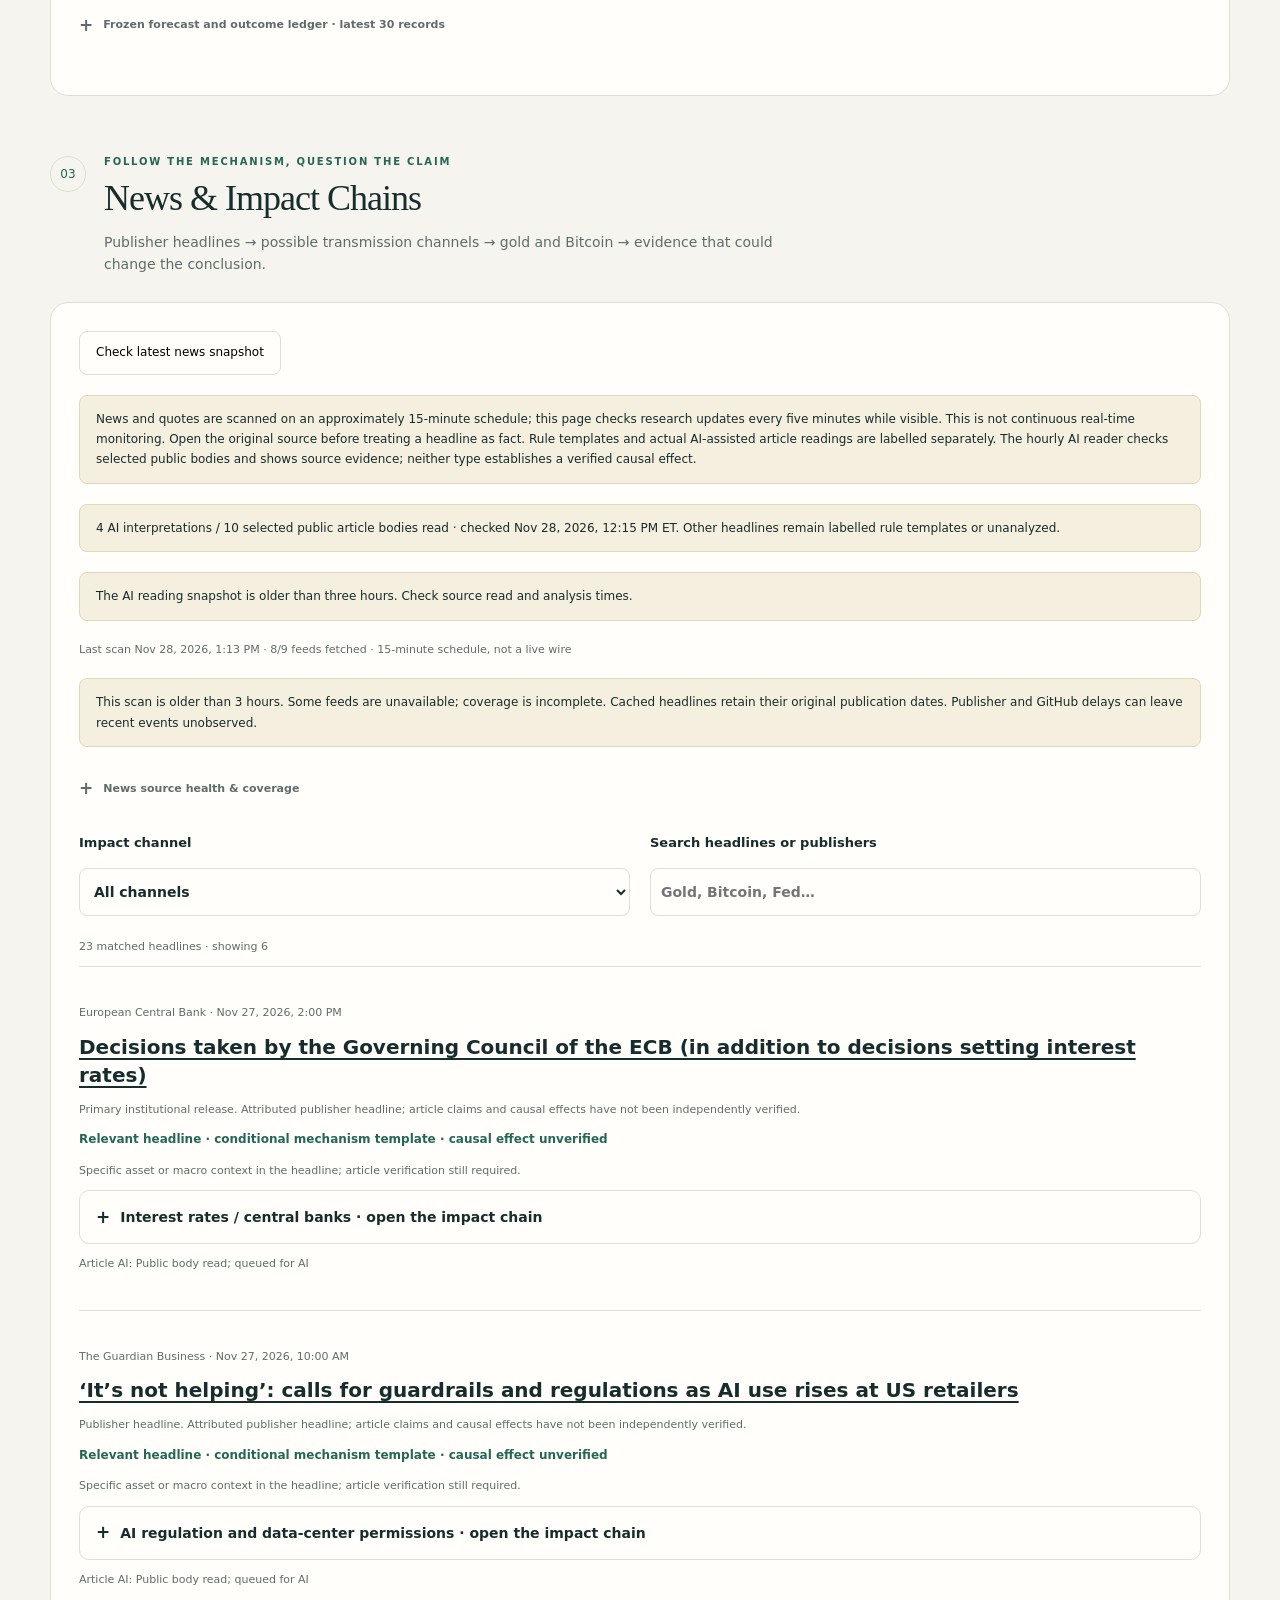
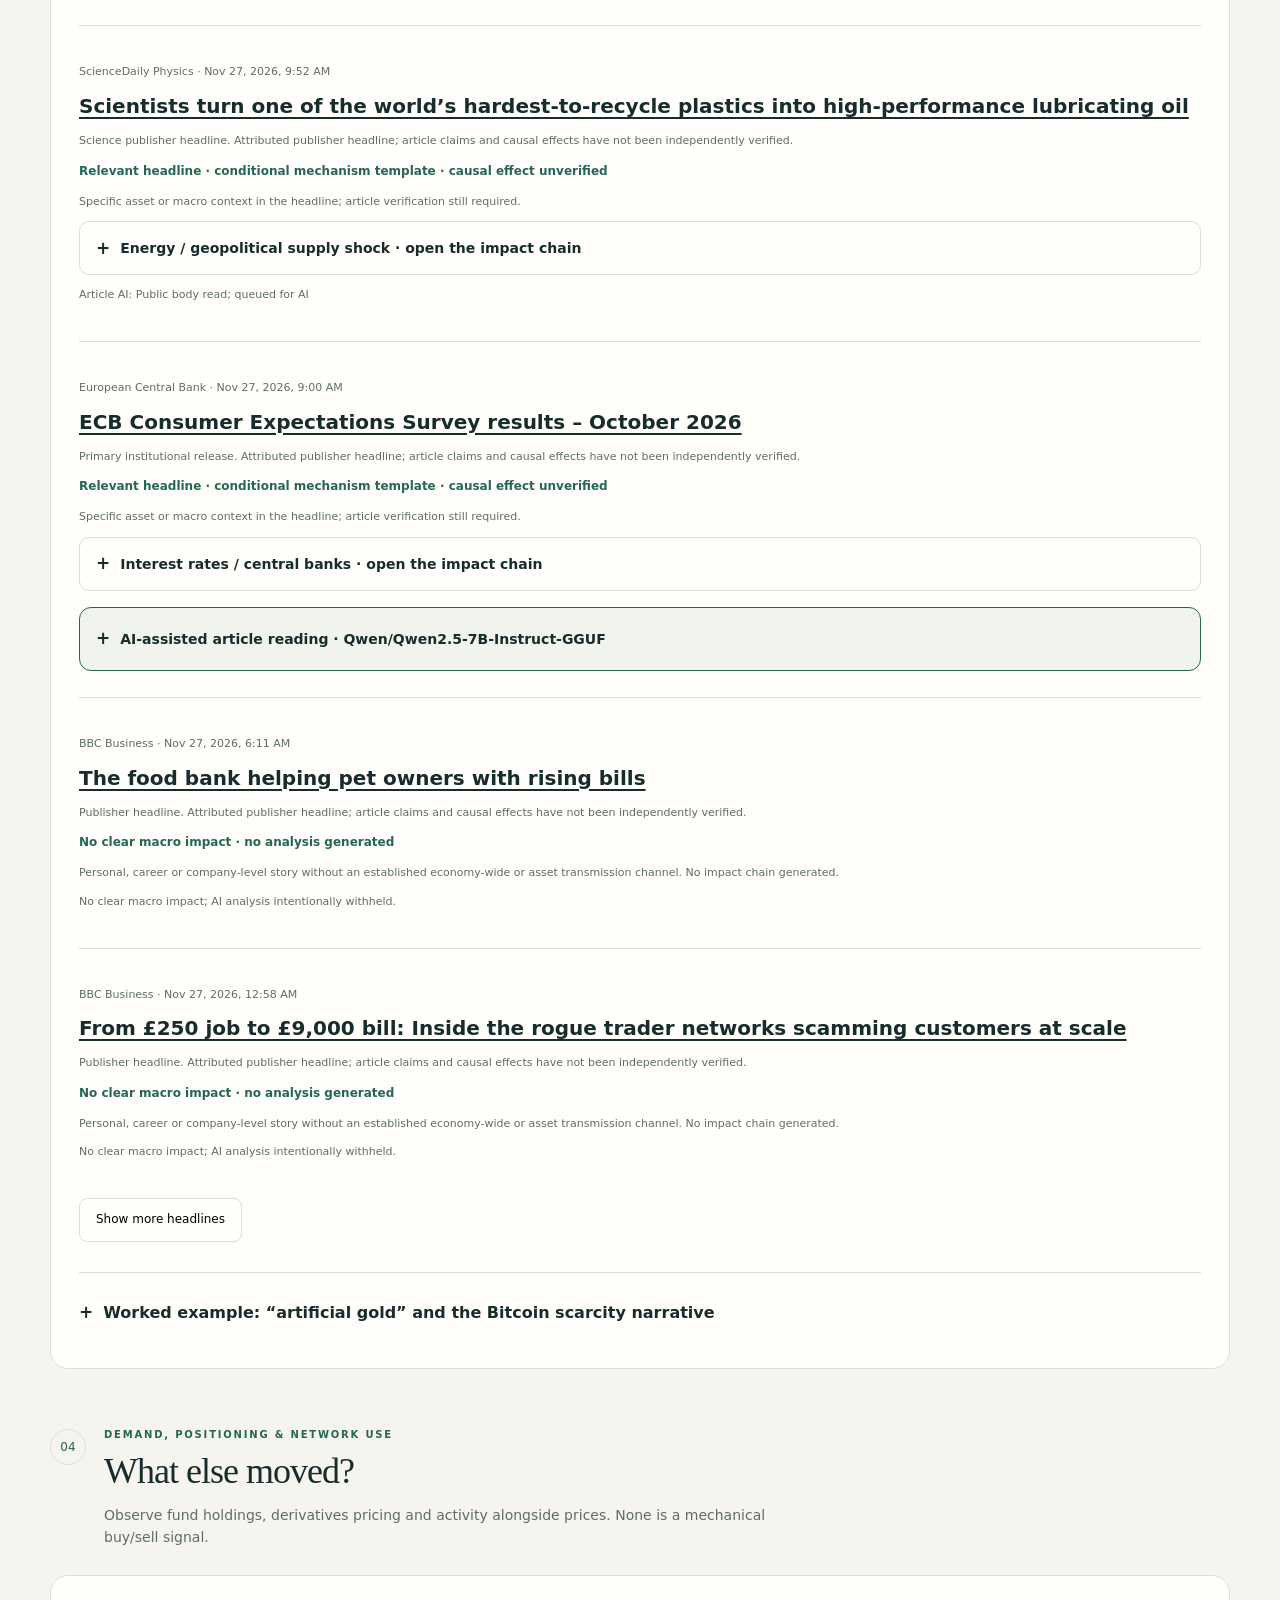
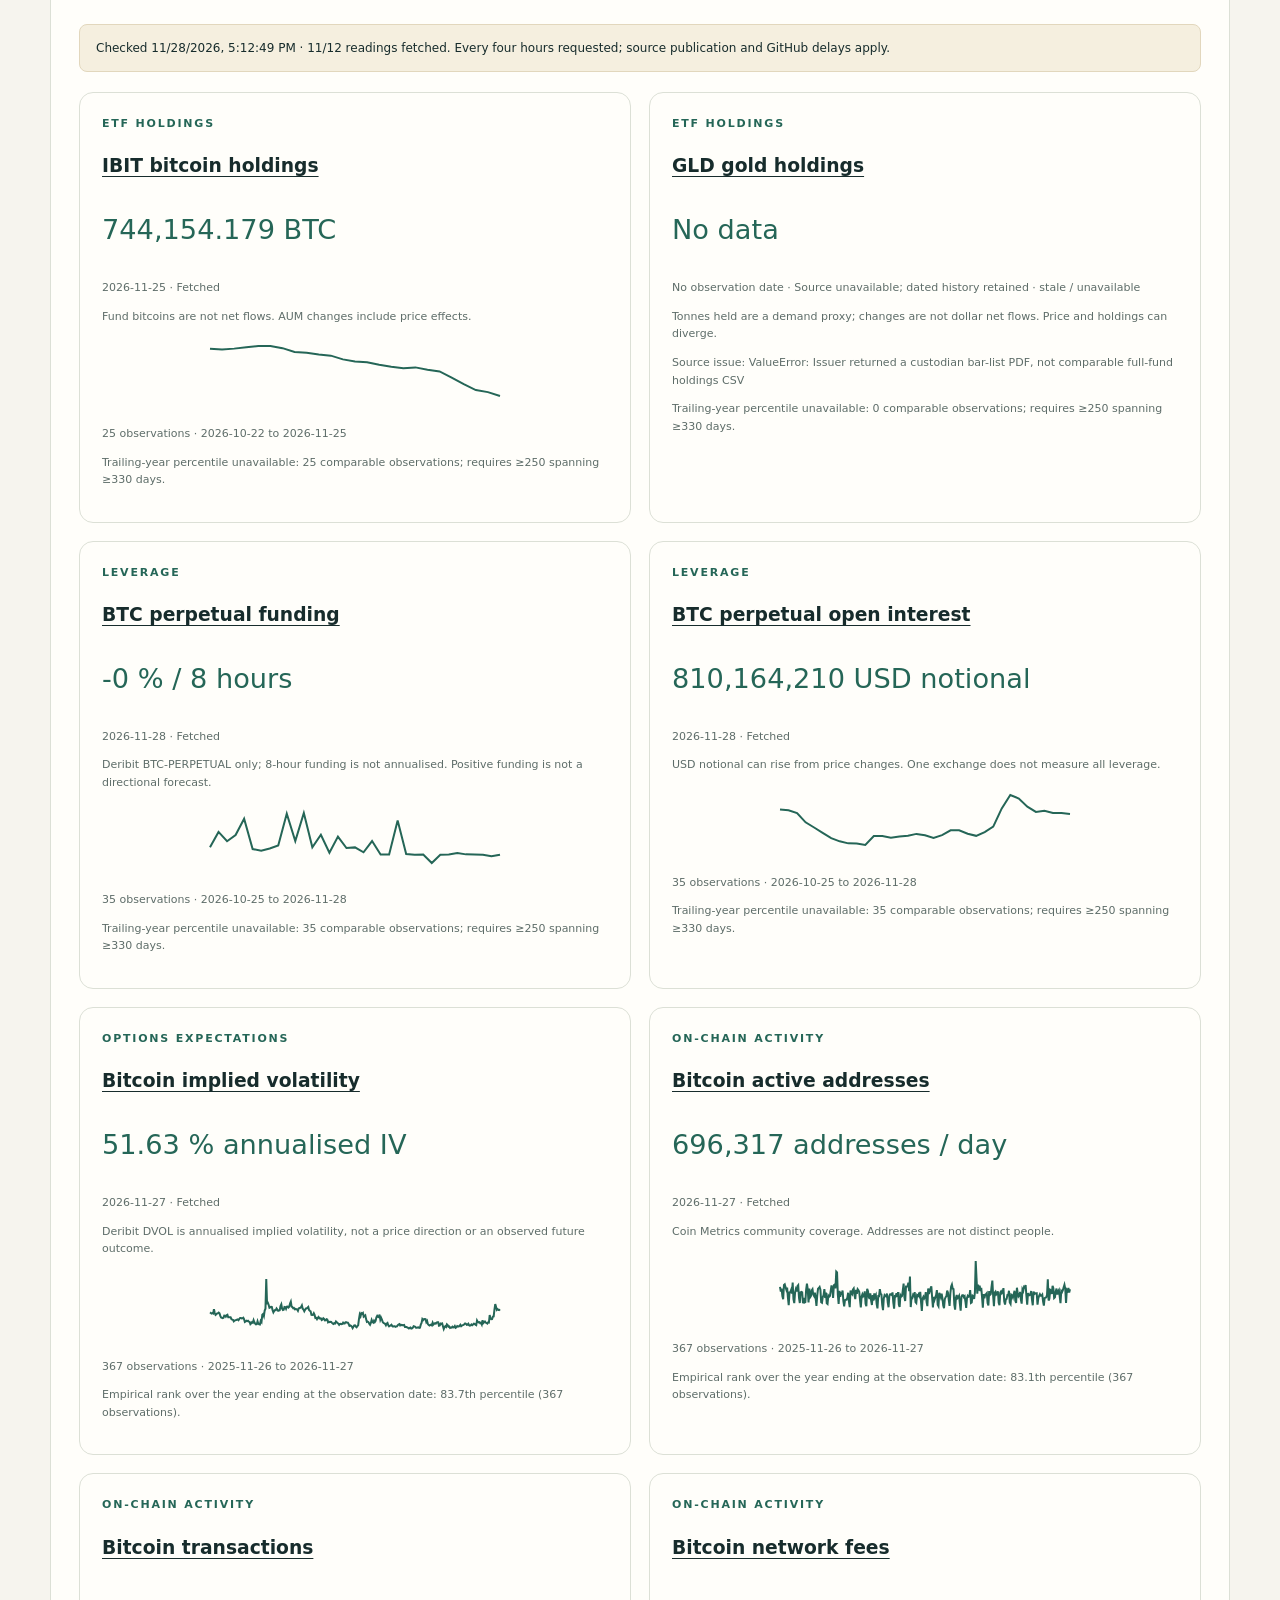
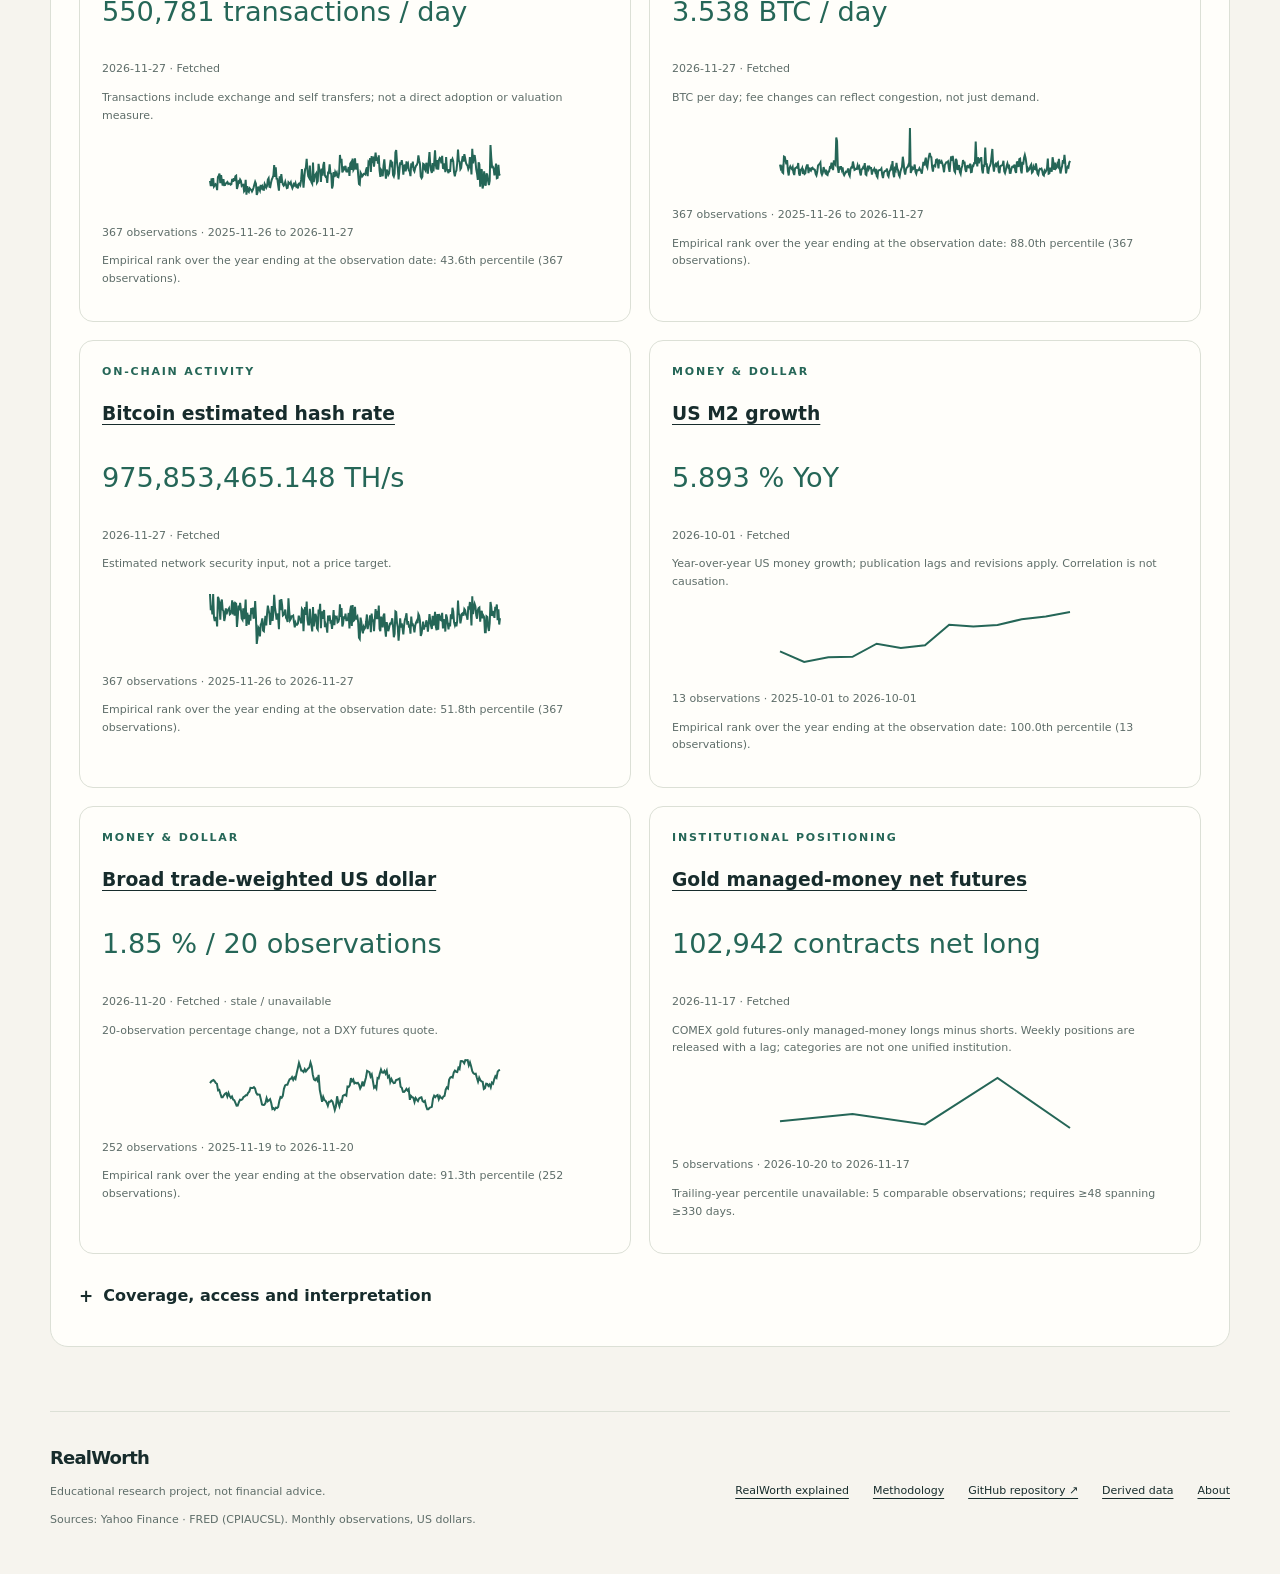
<file: docs/monitor.html>
<!doctype html>

<html lang="en">
  <head>
    <script defer="" src="assets/analytics.js"></script>
    <script defer="" src="assets/risk.js"></script>
    <script defer="" src="assets/guidance.js"></script>
    <meta charset="utf-8" />
    <meta content="width=device-width, initial-scale=1" name="viewport" />
    <meta
      content="Match money purpose and horizon to asset risks. Inspect dated evidence, conditional exposure scenarios, news and frozen price forecasts against a simple baseline."
      name="description"
    />
    <meta content="#142b2b" name="theme-color" />
    <title>
      Investment Risk Guidance &amp; Bitcoin Market Monitor | RealWorth
    </title>
    <link href="assets/favicon.svg" rel="icon" type="image/svg+xml" />
    <link href="assets/style.css" rel="stylesheet" />
    <script defer="" src="assets/research.js"></script>
    <script defer="" src="assets/intelligence.js"></script>
    <script defer="" src="assets/structure.js"></script>
    <script defer="" src="assets/navigation.js"></script>
    <link
      href="https://ethanli0831.github.io/RealWorth/monitor.html"
      rel="canonical"
    />
    <meta content="index,follow" name="robots" />
    <meta content="website" property="og:type" />
    <meta
      content="Investment Risk Guidance &amp; Bitcoin Market Monitor | RealWorth"
      property="og:title"
    />
    <meta
      content="Match money purpose and horizon to asset risks. Inspect dated evidence, conditional exposure scenarios, news and frozen price forecasts against a simple baseline."
      property="og:description"
    />
    <meta
      content="https://ethanli0831.github.io/RealWorth/monitor.html"
      property="og:url"
    />
    <meta content="RealWorth" property="og:site_name" />
    <meta
      content="https://ethanli0831.github.io/RealWorth/assets/screenshot.png"
      property="og:image"
    />
    <meta
      content="RealWorth purchasing-power research overview"
      property="og:image:alt"
    />
    <meta content="summary_large_image" name="twitter:card" />
    <meta
      content="Investment Risk Guidance &amp; Bitcoin Market Monitor | RealWorth"
      name="twitter:title"
    />
    <meta
      content="Match money purpose and horizon to asset risks. Inspect dated evidence, conditional exposure scenarios, news and frozen price forecasts against a simple baseline."
      name="twitter:description"
    />
    <meta
      content="https://ethanli0831.github.io/RealWorth/assets/screenshot.png"
      name="twitter:image"
    />
    <script type="application/ld+json">
      {
        "@context": "https://schema.org",
        "@type": "WebPage",
        "@id": "https://ethanli0831.github.io/RealWorth/monitor.html#webpage",
        "url": "https://ethanli0831.github.io/RealWorth/monitor.html",
        "name": "Investment Risk Guidance & Bitcoin Market Monitor | RealWorth",
        "description": "Match money purpose and horizon to asset risks. Inspect dated evidence, conditional exposure scenarios, news and frozen price forecasts against a simple baseline.",
        "inLanguage": "en",
        "isPartOf": {
          "@type": "WebSite",
          "@id": "https://ethanli0831.github.io/RealWorth/#website",
          "url": "https://ethanli0831.github.io/RealWorth/",
          "name": "RealWorth"
        }
      }
    </script>
  </head>
  <body>
    <a class="skip-link" href="#dashboard">Skip to content</a>
    <header class="site-header wrap">
      <a aria-label="RealWorth home" class="brand" href="./"
        ><span aria-hidden="true" class="brand-mark">R<span>W</span></span
        >RealWorth<span class="brand-note">A research project</span></a
      >
      <nav aria-label="Main navigation">
        <a href="purchasing-power.html">Purchasing Power</a
        ><a href="research.html">Research</a
        ><a href="monitor.html">Market Monitor</a>
        <details class="site-directory">
          <summary>Explore <span aria-hidden="true">▾</span></summary>
          <div class="directory-links">
            <a href="monitor.html#money-plan">What fits my money?</a
            ><a href="./">Home</a
            ><a href="purchasing-power.html#calculator"
              >Real-return calculator</a
            ><a href="research.html#scorecard">Common-period scorecard</a
            ><a href="research.html#rolling">Rolling holding periods</a
            ><a href="research.html#regime">Inflation evidence</a
            ><a href="research.html#weather">Economic Weather &amp; sources</a
            ><a href="monitor.html#outlook">Today → Tomorrow</a
            ><a href="monitor.html#news">News &amp; analysis</a
            ><a href="monitor.html#market-structure"
              >Flows, leverage &amp; network</a
            ><a href="risk.html">Event Risk Watch</a>
            <a href="learn.html">RealWorth explained</a>
            <a href="methodology.html">Methodology &amp; quiz</a>
            <a href="about.html">About &amp; corrections</a>
          </div>
        </details>
      </nav>
    </header>
    <main aria-busy="false" class="wrap" id="dashboard">
      <section class="page-intro">
        <p class="eyebrow">Market Monitor</p>
        <p class="disclaimer">Educational research. Not financial advice.</p>
        <h1>Watch the market.<br /><em>Check the claim.</em></h1>
        <p>
          Compare scenarios with a simple baseline, inspect later outcomes, and
          follow relevant developments.
        </p>
        <p class="tiny" id="data-stamp"></p>
      </section>
      <nav aria-label="On this page" class="page-links">
        <a href="#money-plan">What fits my money?</a>
        <a href="#outlook">Scenarios &amp; results</a><a href="#news">News</a
        ><a href="#market-structure">Market structure</a>
      </nav>
      <aside
        class="notice event-risk-banner"
        aria-label="Current event-risk coverage"
      >
        <p id="event-risk-summary">
          Loading event-risk coverage; no current-entry conclusion is implied.
        </p>
        <div id="event-risk-leads"></div>
        <a href="risk.html">Open election, AI and global Risk Watch →</a>
      </aside>
      <section aria-labelledby="money-title" class="tool" id="money-plan">
        <div class="section-heading">
          <span class="section-number">01</span>
          <div>
            <p class="eyebrow">Start with your money’s job</p>
            <h2 id="money-title">What is this money for?</h2>
            <p id="money-intro">
              Tell us what this money must do before choosing an investment.
            </p>
          </div>
        </div>
        <div class="panel money-panel">
          <p class="tiny" id="money-privacy"></p>
          <div id="money-form-root"></div>
          <p class="tiny" id="money-status" role="status"></p>
          <div aria-live="polite" hidden="" id="money-result"></div>
          <noscript
            ><p>
              Enable JavaScript to answer the questions. Without your money’s
              purpose and reliable evidence, no suitability conclusion is made.
            </p></noscript
          >
        </div>
      </section>
      <section aria-labelledby="outlook-heading" class="tool" id="outlook">
        <div class="section-heading">
          <span class="section-number">02</span>
          <div>
            <p class="eyebrow">Observed prices, testable scenarios</p>
            <h2 id="outlook-heading">Today → Tomorrow</h2>
            <p>
              Latest reported quotes, frozen next-period price scenarios, and a
              public record of what happened afterward.
            </p>
          </div>
        </div>
        <div class="panel">
          <div class="research-toolbar">
            <p class="tiny">
              All prices in USD. Gold is GLD per ETF share, not spot gold per
              ounce. Times below use Eastern Time.
            </p>
            <button class="text-button" id="forecast-refresh" type="button">
              Check latest quotes &amp; AI
            </button>
          </div>
          <p class="notice" id="forecast-load-status" role="status">
            Loading observed quotes and frozen scenarios…
          </p>
          <p class="notice" hidden="" id="forecast-warning"></p>
          <div hidden="" id="forecast-content">
            <p class="tiny" id="forecast-updated"></p>
            <p class="notice">
              These are historical price scenarios, not guaranteed future
              probabilities. AI news context is shown separately from the
              numerical model. Issued forecasts stay frozen while observed
              quotes keep updating.
            </p>
            <div class="forecast-introduction">
              <div>
                <h3 id="forecast-guide-title">
                  What do these cards mean for my money?
                </h3>
                <p id="forecast-guide-summary">
                  A rough range can help you understand uncertainty. It does not
                  establish that buying today will make money.
                </p>
              </div>
            </div>
            <p class="notice">
              These historical price bands are not adjusted for elections, new
              laws or individual news events. A policy or earnings surprise can
              move prices outside them.
              <a href="risk.html">Check Risk Watch and its coverage gaps.</a>
            </p>
            <div class="forecast-cards" id="forecast-body"></div>
            <details class="rules baseline-methods">
              <summary>
                How we checked these estimates · technical details
              </summary>
              <p class="notice" id="baseline-finding"></p>
              <p>
                The range describes uncertainty. Q10–Q90 coverage is the share
                of outcomes inside the outer interval, not the accuracy of
                predicting up or down.
              </p>
              <p>
                Each of the last 90 test predictions uses 252 matching-horizon
                returns whose endpoints were known by its historical origin.
                Overlapping two-session returns are not independent. The Q10–Q90
                coverage target is nominally 80%; the measured historical result
                below is not a promise for tomorrow. Bitcoin’s daily-close
                diagnostic is a proxy, not a test of the exact intraday 24-hour
                forecast anchors. Lower price error is better; compare the model
                with a no-change random walk.
              </p>
              <div class="table-wrap">
                <table class="score-table">
                  <thead>
                    <tr>
                      <th scope="col">Asset</th>
                      <th scope="col">Test observations</th>
                      <th scope="col">Historical outer-band coverage</th>
                      <th scope="col">Model mean absolute error</th>
                      <th scope="col">No-change baseline error</th>
                    </tr>
                  </thead>
                  <tbody id="forecast-backtest-body"></tbody>
                </table>
              </div>
            </details>
            <details class="rules">
              <summary>
                How prices, market closures and forecasts are handled
              </summary>
              <p>
                Bitcoin trades continuously: each day’s first forecast uses a
                reported quote and targets roughly 24 hours later, rounded up to
                the next five-minute boundary. ETF scenarios use the last
                completed daily close and the first NYSE-calendar close on or
                after tomorrow, including holidays and early closes. If tomorrow
                has no ETF session, the target explicitly moves to the next
                trading close; no Sunday price is fabricated.
              </p>
              <p>
                Forecasts are issued once per Bitcoin Eastern-calendar day or
                ETF target and completed anchor combination, and remain
                unchanged. A new completed close can create a separate issue for
                the same target. A forecast issued earlier is not an
                up-to-the-minute conditional model. The latest quote is shown
                separately with its original source time. Training uses 252
                completed one- or two-session price-only returns matched to the
                actual anchor-to-target span, excluding cash distributions. No
                forecasting advantage over a random walk is established.
              </p>
              <p>
                Public Yahoo histories are processed transiently; complete raw
                price arrays are not published. Requested current quote points
                and derived scenario prices are published. After verification,
                the archive retains derived realized returns and errors instead
                of raw closing-price histories.
              </p>
            </details>
            <h3 class="verification-title">What happened after issue?</h3>
            <p class="notice" id="forecast-verification"></p>
            <div class="table-wrap">
              <table class="score-table">
                <thead>
                  <tr>
                    <th scope="col">Asset</th>
                    <th scope="col">Verified issues</th>
                    <th scope="col">Distinct target dates</th>
                    <th scope="col">Outer-band coverage (%)</th>
                    <th scope="col">Median estimate MAE (%)</th>
                    <th scope="col">Unchanged-price MAE (%)</th>
                  </tr>
                </thead>
                <tbody id="verification-by-asset"></tbody>
              </table>
            </div>
            <p class="tiny">
              Scoring uses the earliest issued forecast for each asset/target
              date in America/Toronto, avoiding extra weight for repeated issues
              on one date. Dates are distinct, not statistically independent;
              horizons can differ, returns overlap and assets share shocks. All
              issues remain in the ledger. These small samples do not establish
              predictive skill.
            </p>
            <details class="rules">
              <summary>
                Frozen forecast and outcome ledger · latest 30 records
              </summary>
              <p>
                Verification waits for a later source observation. Bitcoin uses
                the first completed five-minute bar at or after its target, at
                most five minutes late. ETFs use their scheduled close. Missing
                data is labelled unverified. No realized outcome exists until
                the target has passed; the first release will show pending
                records.
              </p>
              <div class="table-wrap">
                <table class="score-table">
                  <thead>
                    <tr>
                      <th scope="col">Asset</th>
                      <th scope="col">Issued</th>
                      <th scope="col">Target</th>
                      <th scope="col">Status</th>
                      <th scope="col">Realized return</th>
                      <th scope="col">Median price error</th>
                      <th scope="col">Outer band</th>
                    </tr>
                  </thead>
                  <tbody id="forecast-ledger-body"></tbody>
                </table>
              </div>
            </details>
          </div>
        </div>
      </section>
      <section aria-labelledby="news-heading" class="tool" id="news">
        <div class="section-heading">
          <span class="section-number">03</span>
          <div>
            <p class="eyebrow">Follow the mechanism, question the claim</p>
            <h2 id="news-heading">News &amp; Impact Chains</h2>
            <p>
              Publisher headlines → possible transmission channels → gold and
              Bitcoin → evidence that could change the conclusion.
            </p>
          </div>
        </div>
        <div class="panel">
          <div class="research-toolbar">
            <button class="text-button" id="research-refresh" type="button">
              Check latest news snapshot
            </button>
            <p class="notice" id="research-load-status" role="status">
              Loading news…
            </p>
          </div>
          <p class="notice">
            News and quotes are scanned on an approximately 15-minute schedule;
            this page checks research updates every five minutes while visible.
            This is not continuous real-time monitoring. Open the original
            source before treating a headline as fact. Rule templates and actual
            AI-assisted article readings are labelled separately. The hourly AI
            reader checks selected public bodies and shows source evidence;
            neither type establishes a verified causal effect.
          </p>
          <p class="notice" id="article-ai-status" role="status">
            Loading actual article-model coverage…
          </p>
          <p class="notice" hidden="" id="article-ai-warning"></p>
          <div hidden="" id="news-content">
            <p class="tiny" id="news-updated"></p>
            <p class="notice" hidden="" id="news-health-warning"></p>
            <details class="rules">
              <summary>News source health &amp; coverage</summary>
              <ul id="feed-health-list"></ul>
              <p>
                Only dated, relevant headlines in the last 14 days are retained,
                capped at 60. Matching uses headline keywords and can miss
                context, negation or important stories. A fetched feed can have
                zero relevant items. Articles are not ranked by expected
                investment return.
              </p>
            </details>
            <div class="research-filters">
              <label
                >Impact channel<select id="news-topic">
                  <option value="">All channels</option>
                  <option value="unclassified">No clear macro impact</option>
                </select></label
              ><label
                >Search headlines or publishers<input
                  id="news-search"
                  placeholder="Gold, Bitcoin, Fed…"
                  type="search"
              /></label>
            </div>
            <p class="tiny" id="news-result-count" role="status"></p>
            <div id="news-list"></div>
            <button class="text-button" hidden="" id="news-more" type="button">
              Show more headlines
            </button>
            <details class="gold-case">
              <summary>
                Worked example: “artificial gold” and the Bitcoin scarcity
                narrative
              </summary>
              <p>
                <strong>Background case, not a current alert.</strong> CERN’s
                ALICE lead-to-gold observation is a possible reference for the
                described French story. Creating gold nuclei is different from
                demonstrating commercially competitive gold supply. A separate
                French announcement has not been established here.
              </p>
              <div id="gold-case-evidence"></div>
            </details>
          </div>
        </div>
      </section>
      <section class="tool" id="market-structure">
        <div class="section-heading">
          <span class="section-number">04</span>
          <div>
            <p class="eyebrow">Demand, positioning &amp; network use</p>
            <h2>What else moved?</h2>
            <p>
              Observe fund holdings, derivatives pricing and activity alongside
              prices. None is a mechanical buy/sell signal.
            </p>
          </div>
        </div>
        <div class="panel">
          <p class="notice" id="structure-status" role="status">
            Loading market-structure sources…
          </p>
          <div class="structure-grid" id="structure-cards"></div>
          <details>
            <summary>Coverage, access and interpretation</summary>
            <p>
              Source dates and missing readings are explicit. Assets under
              management can rise through price alone and are never relabelled
              as fund flows. A history percentile is shown only with sufficient
              comparable observations. Active addresses are not people; exchange
              derivatives are not the whole market. Official gold demand and
              CFTC positioning can have longer release lags.
            </p>
            <div id="structure-directory"></div>
          </details>
        </div>
      </section>
    </main>
    <footer class="site-footer wrap">
      <div>
        <a class="brand" href="./">RealWorth</a>
        <p>Educational research project, not financial advice.</p>
        <p class="tiny">
          Sources: Yahoo Finance · FRED (CPIAUCSL). Monthly observations, US
          dollars.
        </p>
      </div>
      <div class="footer-links">
        <a href="learn.html">RealWorth explained</a>
        <a href="methodology.html">Methodology</a
        ><a href="https://github.com/Ethanli0831/RealWorth"
          >GitHub repository ↗</a
        ><a href="data/data.json">Derived data</a>
        <a href="about.html">About</a>
      </div>
    </footer>
  </body>
</html>
</file>
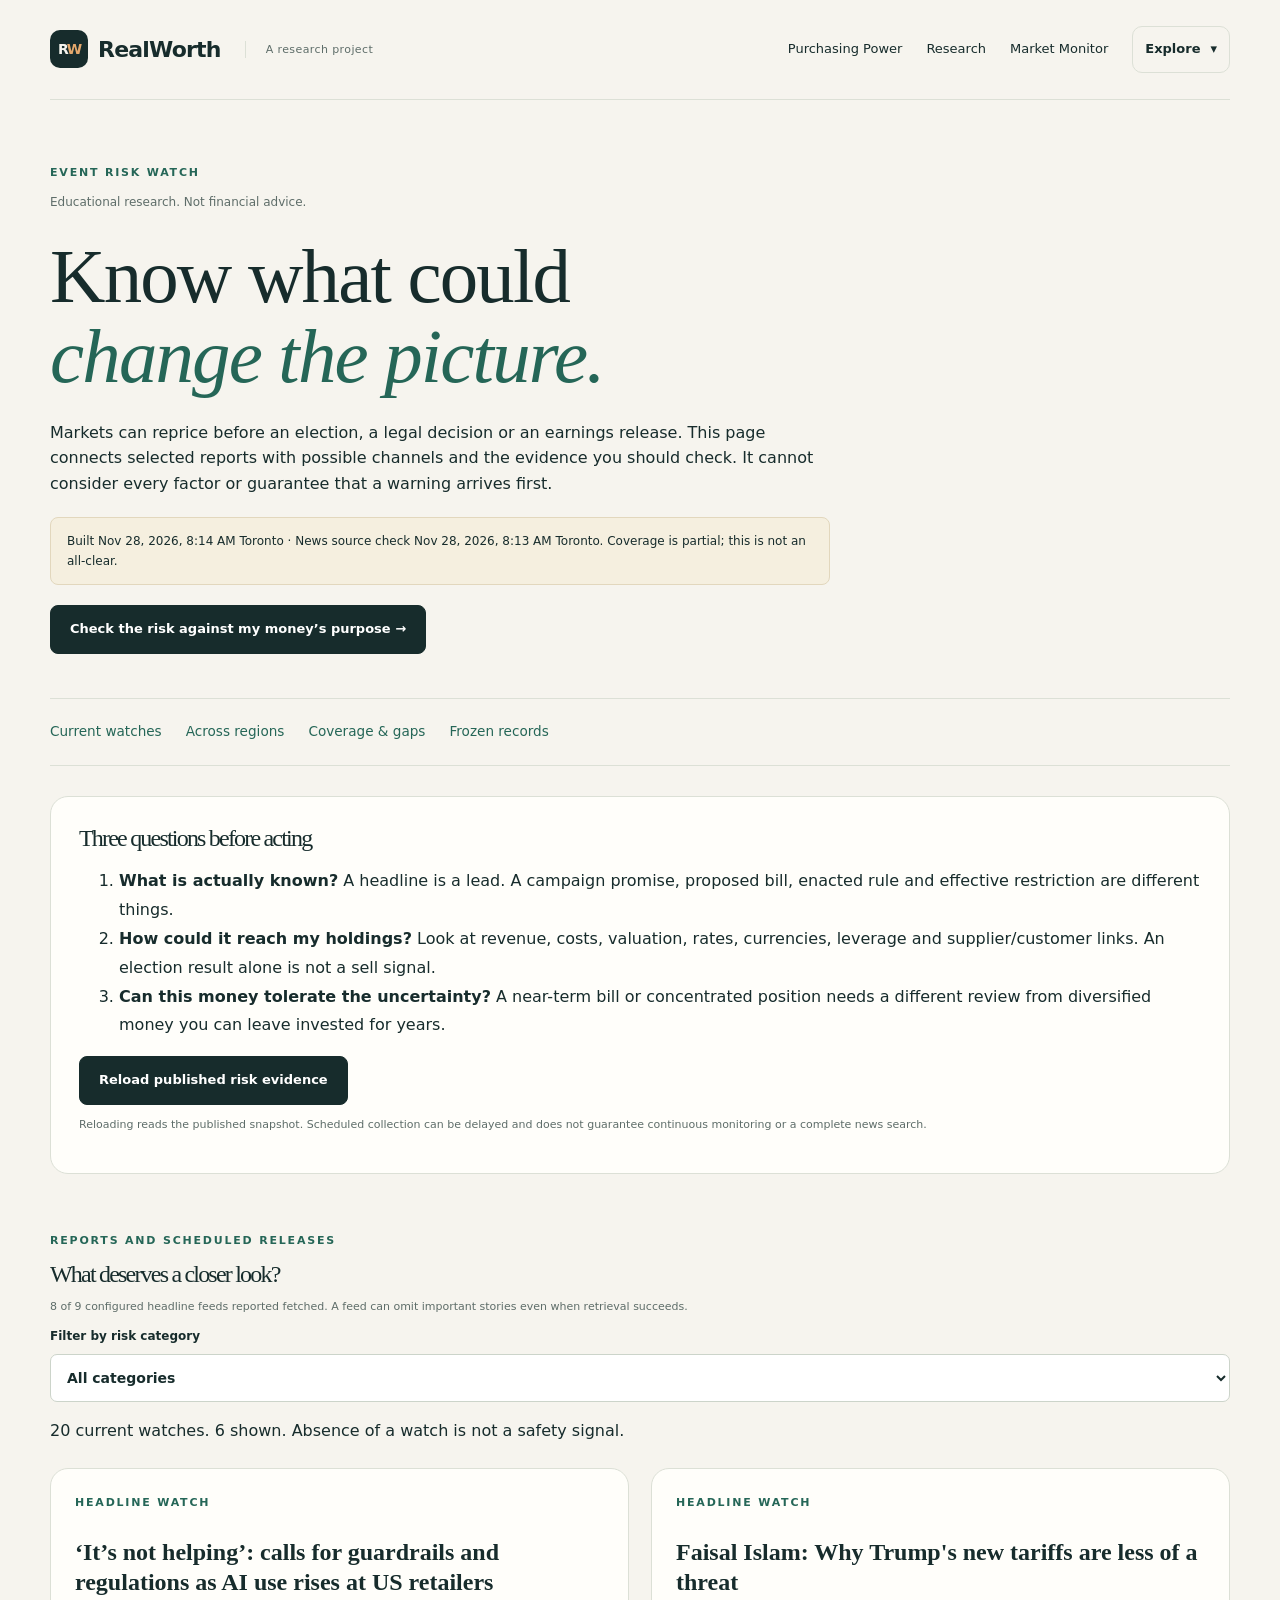
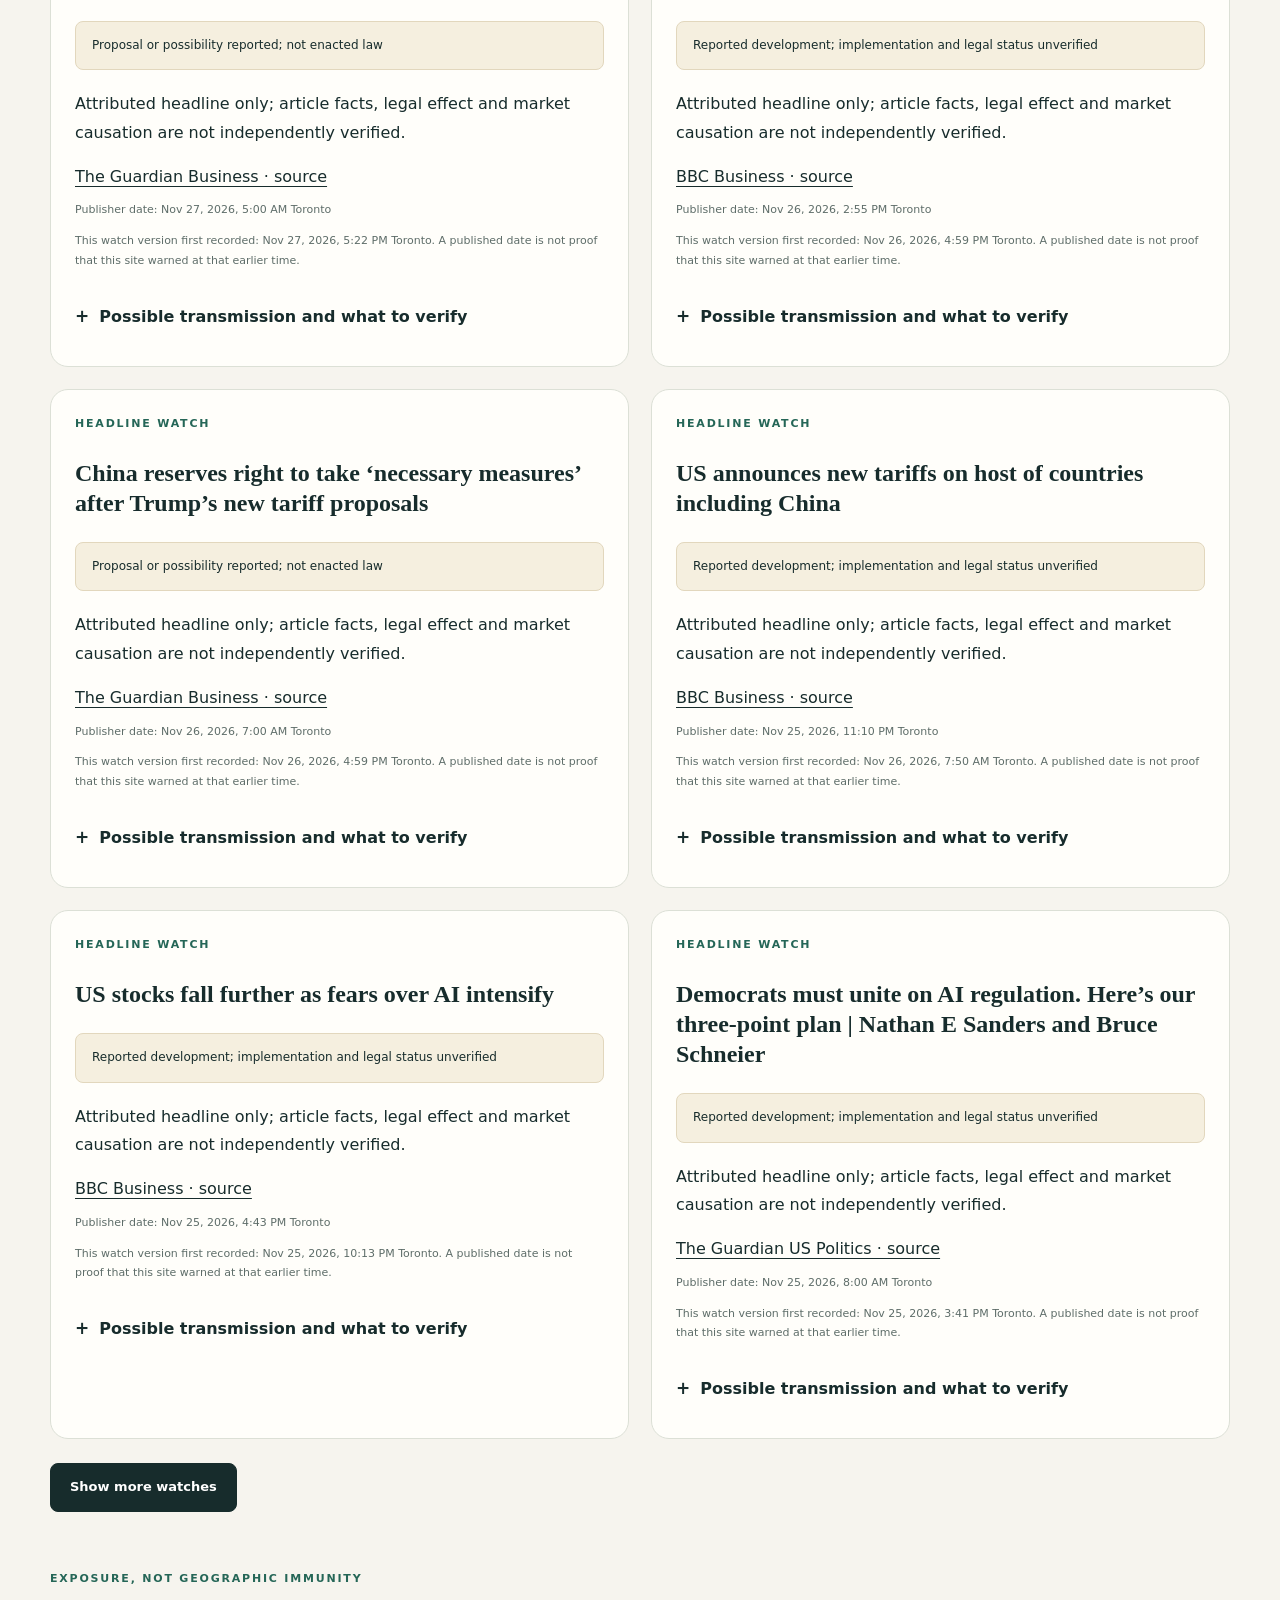
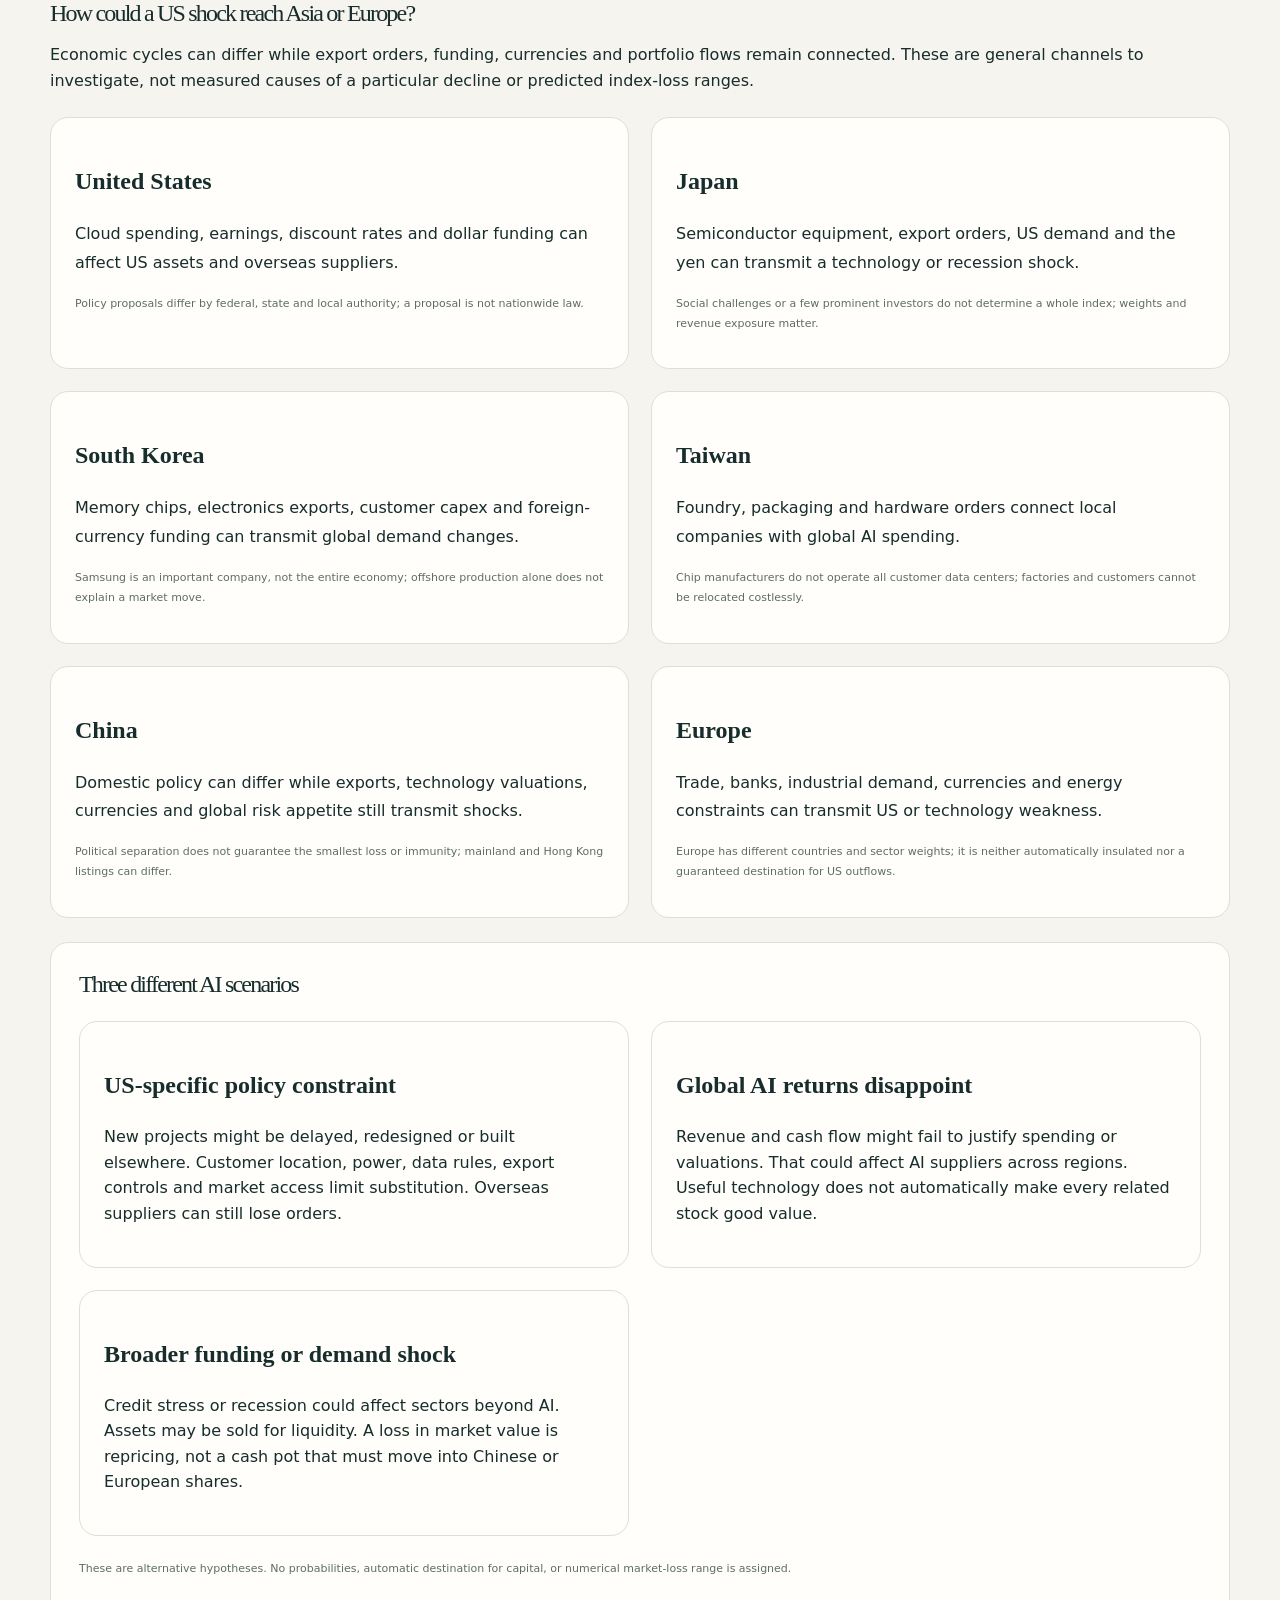
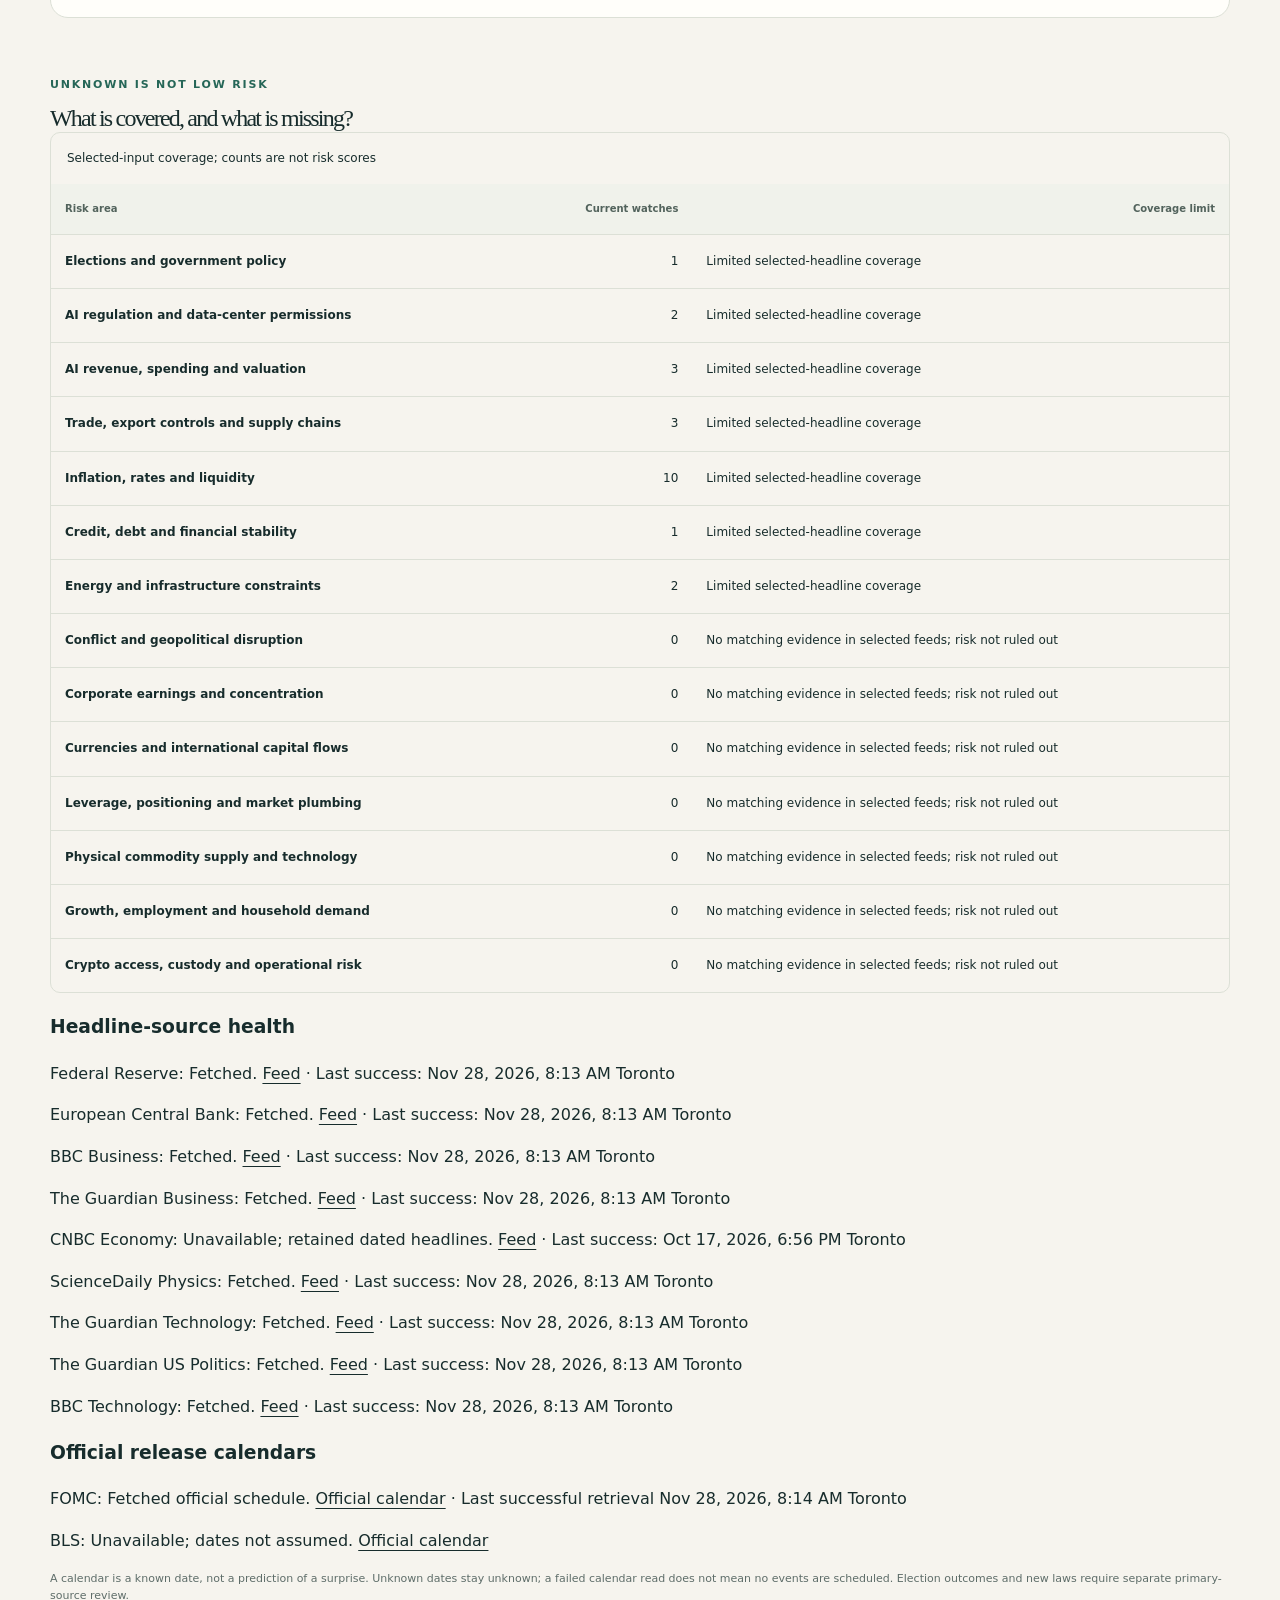
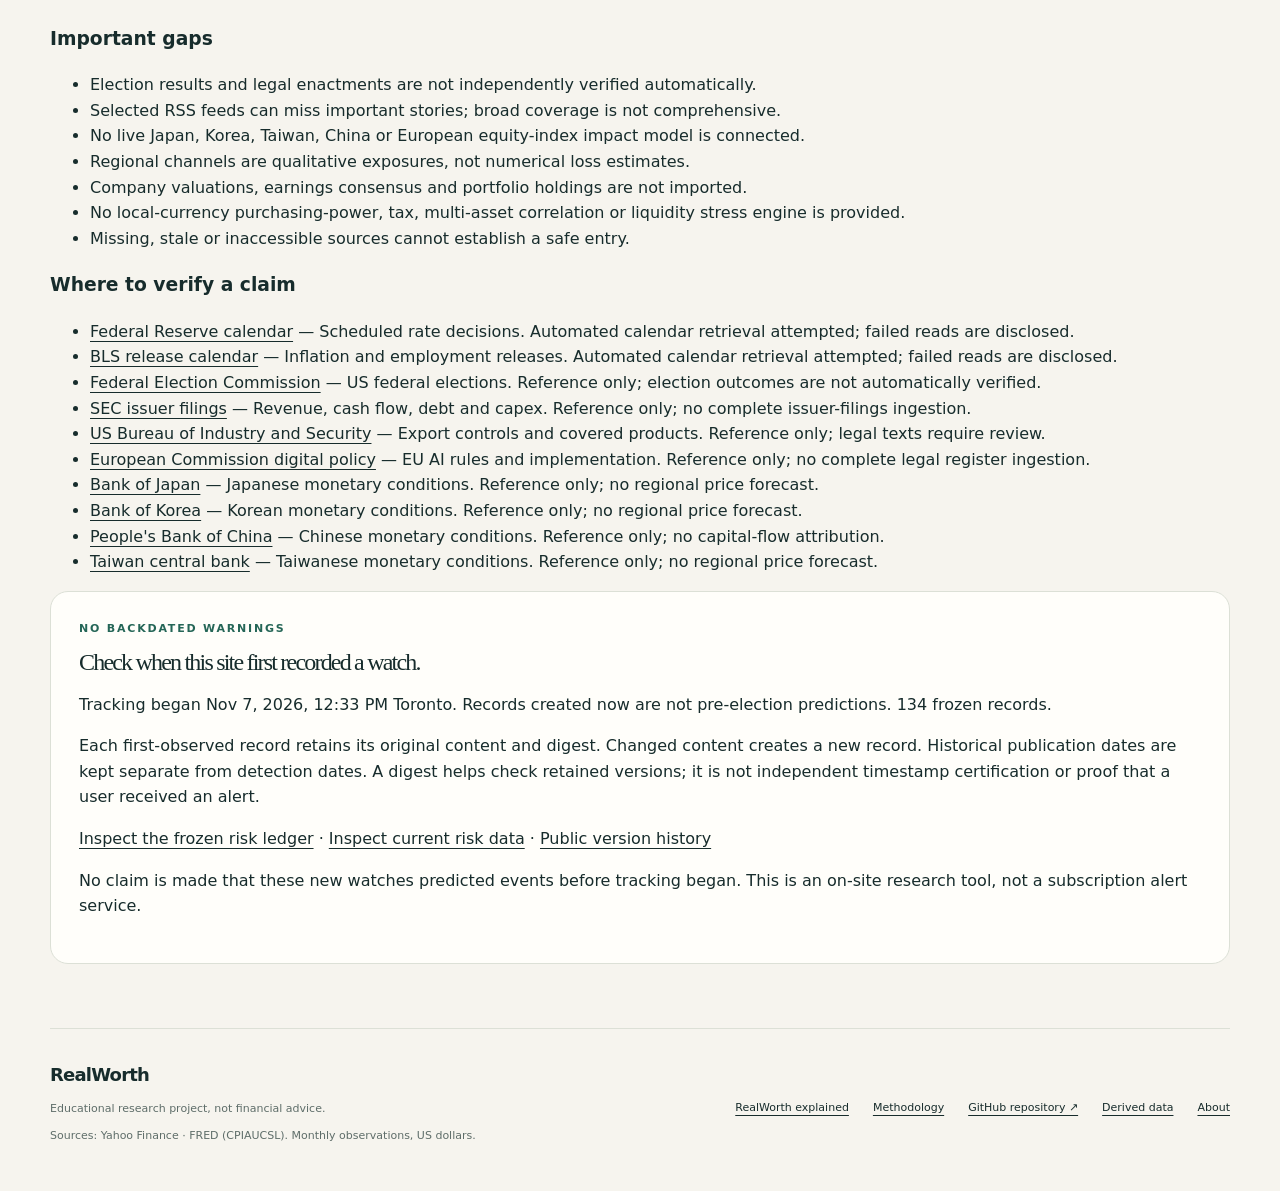
<file: docs/risk.html>
<!doctype html>

<html lang="en">
  <head>
    <meta charset="utf-8" />
    <meta content="width=device-width, initial-scale=1" name="viewport" />
    <meta content="#142b2b" name="theme-color" />
    <link href="assets/favicon.svg" rel="icon" type="image/svg+xml" />
    <link href="assets/style.css" rel="stylesheet" />
    <title>
      Event Risk Watch: Elections, AI &amp; Global Markets | RealWorth
    </title>
    <meta
      content="Review election, AI regulation, earnings and cross-market risks with dated sources, coverage gaps and frozen first-observed records. Connect risk to your money purpose."
      name="description"
    />
    <link
      href="https://ethanli0831.github.io/RealWorth/risk.html"
      rel="canonical"
    />
    <meta content="index,follow" name="robots" />
    <meta content="website" property="og:type" />
    <meta
      content="Event Risk Watch: Elections, AI &amp; Global Markets | RealWorth"
      property="og:title"
    />
    <meta
      content="Review election, AI regulation, earnings and cross-market risks with dated sources, coverage gaps and frozen first-observed records. Connect risk to your money purpose."
      property="og:description"
    />
    <meta
      content="https://ethanli0831.github.io/RealWorth/risk.html"
      property="og:url"
    />
    <meta content="RealWorth" property="og:site_name" />
    <meta
      content="https://ethanli0831.github.io/RealWorth/assets/screenshot.png"
      property="og:image"
    />
    <meta
      content="RealWorth purchasing-power research overview"
      property="og:image:alt"
    />
    <meta content="summary_large_image" name="twitter:card" />
    <meta
      content="Event Risk Watch: Elections, AI &amp; Global Markets | RealWorth"
      name="twitter:title"
    />
    <meta
      content="Review election, AI regulation, earnings and cross-market risks with dated sources, coverage gaps and frozen first-observed records. Connect risk to your money purpose."
      name="twitter:description"
    />
    <meta
      content="https://ethanli0831.github.io/RealWorth/assets/screenshot.png"
      name="twitter:image"
    />
    <script type="application/ld+json">
      {
        "@context": "https://schema.org",
        "@type": "WebPage",
        "@id": "https://ethanli0831.github.io/RealWorth/risk.html#webpage",
        "url": "https://ethanli0831.github.io/RealWorth/risk.html",
        "name": "Event Risk Watch: Elections, AI & Global Markets | RealWorth",
        "description": "Review election, AI regulation, earnings and cross-market risks with dated sources, coverage gaps and frozen first-observed records. Connect risk to your money purpose.",
        "inLanguage": "en",
        "isPartOf": {
          "@type": "WebSite",
          "@id": "https://ethanli0831.github.io/RealWorth/#website",
          "url": "https://ethanli0831.github.io/RealWorth/",
          "name": "RealWorth"
        }
      }
    </script>
    <script defer="" src="assets/risk.js"></script>
  </head>
  <body>
    <header class="site-header wrap">
      <a aria-label="RealWorth home" class="brand" href="./"
        ><span aria-hidden="true" class="brand-mark">R<span>W</span></span
        >RealWorth<span class="brand-note">A research project</span></a
      >
      <nav aria-label="Main navigation">
        <a href="purchasing-power.html">Purchasing Power</a
        ><a href="research.html">Research</a
        ><a href="monitor.html">Market Monitor</a>
        <details class="site-directory">
          <summary>Explore <span aria-hidden="true">▾</span></summary>
          <div class="directory-links">
            <a href="monitor.html#money-plan">What fits my money?</a
            ><a href="./">Home</a
            ><a href="purchasing-power.html#calculator"
              >Real-return calculator</a
            ><a href="research.html#scorecard">Common-period scorecard</a
            ><a href="research.html#rolling">Rolling holding periods</a
            ><a href="research.html#regime">Inflation evidence</a
            ><a href="research.html#weather">Economic Weather &amp; sources</a
            ><a href="monitor.html#outlook">Today → Tomorrow</a
            ><a href="monitor.html#news">News &amp; analysis</a
            ><a href="monitor.html#market-structure"
              >Flows, leverage &amp; network</a
            ><a href="learn.html">RealWorth explained</a>
            <a href="methodology.html">Methodology &amp; quiz</a>
            <a href="about.html">About &amp; corrections</a>
            <a href="risk.html">Event Risk Watch</a>
          </div>
        </details>
      </nav>
    </header>
    <main class="wrap" id="dashboard">
      <section class="page-intro">
        <p class="eyebrow">Event Risk Watch</p>
        <p class="disclaimer">Educational research. Not financial advice.</p>
        <h1>Know what could<br /><em>change the picture.</em></h1>
        <p>
          Markets can reprice before an election, a legal decision or an
          earnings release. This page connects selected reports with possible
          channels and the evidence you should check. It cannot consider every
          factor or guarantee that a warning arrives first.
        </p>
        <p class="notice" id="risk-status" role="status">
          Loading dated event-risk evidence…
        </p>
        <p>
          <a class="button" href="monitor.html#money-plan"
            >Check the risk against my money’s purpose →</a
          >
        </p>
      </section>
      <nav aria-label="Risk Watch sections" class="page-links">
        <a href="#watches">Current watches</a
        ><a href="#regional-channels">Across regions</a
        ><a href="#coverage">Coverage &amp; gaps</a
        ><a href="#risk-records">Frozen records</a>
      </nav>
      <section aria-labelledby="risk-use-title" class="panel risk-introduction">
        <h2 id="risk-use-title">Three questions before acting</h2>
        <ol>
          <li>
            <strong>What is actually known?</strong> A headline is a lead. A
            campaign promise, proposed bill, enacted rule and effective
            restriction are different things.
          </li>
          <li>
            <strong>How could it reach my holdings?</strong> Look at revenue,
            costs, valuation, rates, currencies, leverage and supplier/customer
            links. An election result alone is not a sell signal.
          </li>
          <li>
            <strong>Can this money tolerate the uncertainty?</strong> A
            near-term bill or concentrated position needs a different review
            from diversified money you can leave invested for years.
          </li>
        </ol>
        <button class="button secondary" id="risk-refresh" type="button">
          Reload published risk evidence
        </button>
        <p class="tiny">
          Reloading reads the published snapshot. Scheduled collection can be
          delayed and does not guarantee continuous monitoring or a complete
          news search.
        </p>
      </section>
      <section class="tool" id="watches">
        <p class="eyebrow">Reports and scheduled releases</p>
        <h2>What deserves a closer look?</h2>
        <p class="tiny" id="risk-feed-status"></p>
        <label
          >Filter by risk category<select
            aria-label="Risk category"
            id="risk-category"
          >
            <option value="">All categories</option>
          </select></label
        >
        <p id="risk-event-count" role="status"></p>
        <div class="risk-events" id="risk-events"></div>
        <button class="button secondary" hidden="" id="risk-more" type="button">
          Show more watches
        </button>
      </section>
      <section class="tool" id="regional-channels">
        <p class="eyebrow">Exposure, not geographic immunity</p>
        <h2>How could a US shock reach Asia or Europe?</h2>
        <p>
          Economic cycles can differ while export orders, funding, currencies
          and portfolio flows remain connected. These are general channels to
          investigate, not measured causes of a particular decline or predicted
          index-loss ranges.
        </p>
        <div class="risk-region-grid" id="risk-regions"></div>
      </section>
      <section
        aria-labelledby="risk-scenarios-title"
        class="panel risk-scenarios"
      >
        <h2 id="risk-scenarios-title">Three different AI scenarios</h2>
        <div class="risk-region-grid">
          <article>
            <h3>US-specific policy constraint</h3>
            <p>
              New projects might be delayed, redesigned or built elsewhere.
              Customer location, power, data rules, export controls and market
              access limit substitution. Overseas suppliers can still lose
              orders.
            </p>
          </article>
          <article>
            <h3>Global AI returns disappoint</h3>
            <p>
              Revenue and cash flow might fail to justify spending or
              valuations. That could affect AI suppliers across regions. Useful
              technology does not automatically make every related stock good
              value.
            </p>
          </article>
          <article>
            <h3>Broader funding or demand shock</h3>
            <p>
              Credit stress or recession could affect sectors beyond AI. Assets
              may be sold for liquidity. A loss in market value is repricing,
              not a cash pot that must move into Chinese or European shares.
            </p>
          </article>
        </div>
        <p class="tiny">
          These are alternative hypotheses. No probabilities, automatic
          destination for capital, or numerical market-loss range is assigned.
        </p>
      </section>
      <section class="tool" id="coverage">
        <p class="eyebrow">Unknown is not low risk</p>
        <h2>What is covered, and what is missing?</h2>
        <div
          aria-label="Risk coverage matrix"
          class="table-wrap"
          role="region"
          tabindex="0"
        >
          <table class="risk-coverage-table">
            <caption>
              Selected-input coverage; counts are not risk scores
            </caption>
            <thead>
              <tr>
                <th scope="col">Risk area</th>
                <th scope="col">Current watches</th>
                <th scope="col">Coverage limit</th>
              </tr>
            </thead>
            <tbody id="risk-coverage"></tbody>
          </table>
        </div>
        <h3>Headline-source health</h3>
        <div id="risk-feed-health"></div>
        <h3>Official release calendars</h3>
        <div id="risk-calendar-health"></div>
        <p class="tiny">
          A calendar is a known date, not a prediction of a surprise. Unknown
          dates stay unknown; a failed calendar read does not mean no events are
          scheduled. Election outcomes and new laws require separate
          primary-source review.
        </p>
        <h3>Important gaps</h3>
        <ul id="risk-gaps"></ul>
        <h3>Where to verify a claim</h3>
        <ul id="risk-sources"></ul>
      </section>
      <section class="panel" id="risk-records">
        <p class="eyebrow">No backdated warnings</p>
        <h2>Check when this site first recorded a watch.</h2>
        <p id="risk-tracking"></p>
        <p>
          Each first-observed record retains its original content and digest.
          Changed content creates a new record. Historical publication dates are
          kept separate from detection dates. A digest helps check retained
          versions; it is not independent timestamp certification or proof that
          a user received an alert.
        </p>
        <p>
          <a href="data/risk-ledger.json">Inspect the frozen risk ledger</a> ·
          <a href="data/risk.json">Inspect current risk data</a> ·
          <a
            href="https://github.com/Ethanli0831/RealWorth/commits/main/docs/data/risk-ledger.json"
            >Public version history</a
          >
        </p>
        <p>
          No claim is made that these new watches predicted events before
          tracking began. This is an on-site research tool, not a subscription
          alert service.
        </p>
      </section>
    </main>
    <footer class="site-footer wrap">
      <div>
        <a class="brand" href="./">RealWorth</a>
        <p>Educational research project, not financial advice.</p>
        <p class="tiny">
          Sources: Yahoo Finance · FRED (CPIAUCSL). Monthly observations, US
          dollars.
        </p>
      </div>
      <div class="footer-links">
        <a href="learn.html">RealWorth explained</a>
        <a href="methodology.html">Methodology</a
        ><a href="https://github.com/Ethanli0831/RealWorth"
          >GitHub repository ↗</a
        ><a href="data/data.json">Derived data</a>
        <a href="about.html">About</a>
      </div>
    </footer>
  </body>
</html>
</file>
<file: docs/assets/style.css>
:root {
  --paper: #f6f4ee;
  --ink: #172c2c;
  --muted: #5e6d69;
  --line: #dce0d6;
  --accent: #256657;
  --warm: #c18954;
  --red: #9d3539;
  --amber: #85601e;
  --green: #23624c;
  --white: #fffefa;
  --radius: 18px;
}
.regime-layout > div {
  min-width: 0;
}
.chart-container canvas {
  max-width: 100%;
}
* {
  box-sizing: border-box;
}
html {
  scroll-behavior: smooth;
  scroll-padding-top: 24px;
}
body {
  margin: 0;
  background: var(--paper);
  color: var(--ink);
  font-family:
    system-ui,
    -apple-system,
    BlinkMacSystemFont,
    "Segoe UI",
    sans-serif;
  line-height: 1.6;
}
a {
  color: inherit;
  text-underline-offset: 4px;
}
button,
input,
select {
  font: inherit;
}
button,
a,
input,
select,
summary {
  touch-action: manipulation;
}
button {
  cursor: pointer;
}
button:disabled {
  cursor: wait;
}
a:focus-visible,
button:focus-visible,
input:focus-visible,
select:focus-visible,
summary:focus-visible {
  outline: 3px solid var(--warm);
  outline-offset: 4px;
}
.wrap {
  width: min(1180px, calc(100% - 64px));
  margin-inline: auto;
}
.site-header {
  display: flex;
  justify-content: space-between;
  align-items: center;
  gap: 24px;
  padding-block: 26px;
  border-bottom: 1px solid var(--line);
}
.brand {
  display: inline-flex;
  align-items: center;
  gap: 10px;
  font-size: 22px;
  font-weight: 700;
  letter-spacing: -0.8px;
  text-decoration: none;
  white-space: nowrap;
}
.brand-mark {
  background: var(--ink);
  color: var(--paper);
  border-radius: 10px;
  font-size: 14px;
  letter-spacing: -2px;
  width: 38px;
  height: 38px;
  display: flex;
  align-items: center;
  justify-content: center;
}
.brand-mark span {
  color: #e5a86c;
}
.brand-note {
  font-size: 11px;
  font-weight: 500;
  letter-spacing: 0.4px;
  margin-left: 14px;
  padding-left: 20px;
  border-left: 1px solid var(--line);
  color: var(--muted);
}
nav {
  display: flex;
  gap: 24px;
  font-size: 13px;
}
nav a {
  text-decoration: none;
  padding-block: 10px;
}
nav a:hover {
  color: var(--accent);
}
.hero {
  display: grid;
  grid-template-columns: 1.35fr 1fr;
  gap: 90px;
  align-items: center;
  padding: 64px 0 58px;
}
.eyebrow {
  text-transform: uppercase;
  font-size: 11px;
  font-weight: 700;
  letter-spacing: 1.8px;
  color: var(--accent);
  margin: 0 0 12px;
}
.disclaimer {
  font-size: 12px;
  color: var(--muted);
  margin: 0 0 24px;
}
.disclaimer span {
  margin-right: 4px;
}
h1,
h2 {
  font-family: Georgia, "Times New Roman", serif;
  font-weight: 400;
  line-height: 1.1;
  letter-spacing: -1.8px;
  margin: 0;
}
h1 {
  font-size: clamp(48px, 5.8vw, 76px);
}
h1 em {
  font-weight: 400;
  color: var(--accent);
}
.hero-description {
  max-width: 485px;
  font-size: 16px;
  line-height: 1.7;
  color: var(--muted);
  margin: 22px 0 26px;
}
.button {
  background: var(--ink);
  color: white;
  border: 1px solid var(--ink);
  border-radius: 8px;
  display: inline-flex;
  justify-content: center;
  align-items: center;
  gap: 28px;
  padding: 13px 19px;
  font-size: 13px;
  font-weight: 600;
  text-decoration: none;
  min-height: 48px;
}
.button:hover {
  background: var(--accent);
  border-color: var(--accent);
}
.data-stamp {
  font-size: 11px;
  color: var(--muted);
  margin-top: 18px;
}
.hero-card {
  border-radius: var(--radius);
  background: var(--ink);
  color: #f5f0e6;
  padding: 30px 34px 24px;
  box-shadow: 0 20px 40px #172c2c0d;
}
.card-kicker {
  display: flex;
  align-items: center;
  gap: 8px;
  text-transform: uppercase;
  letter-spacing: 1.1px;
  font-size: 10px;
  color: #c0cec0;
  padding-bottom: 18px;
  border-bottom: 1px solid #ffffff26;
}
.dot {
  width: 6px;
  height: 6px;
  display: inline-block;
  border-radius: 50%;
  background: #e4a86d;
}
.hero-card-label {
  font-size: 13px;
  margin: 24px 0 0;
  color: #dce4d8;
}
.hero-number {
  font-family: Georgia, serif;
  font-size: clamp(50px, 5.3vw, 70px);
  line-height: 1.1;
  letter-spacing: -2px;
  color: #f2ab9b;
  margin: 12px 0 14px;
}
.hero-card-detail {
  font-size: 12px;
  color: #c0cec0;
  max-width: 290px;
  margin: 0 0 22px;
}
.hero-illustration {
  width: 100%;
  height: 80px;
  display: block;
  color: #9dbfaf;
}
.hero-card .tiny {
  font-size: 9px;
  color: #c0cec0;
}
.hero-card a {
  display: block;
  margin-top: 20px;
  padding-top: 18px;
  border-top: 1px solid #ffffff26;
  font-size: 12px;
  text-decoration: none;
}
.hero-card a span {
  float: right;
}
.asset-strip {
  border-block: 1px solid var(--line);
  display: flex;
  justify-content: space-between;
  align-items: center;
  gap: 16px;
  padding: 23px 0;
  font-size: 12px;
  flex-wrap: wrap;
}
.asset-strip > span:first-child {
  font-size: 10px;
  text-transform: uppercase;
  letter-spacing: 1px;
  color: var(--muted);
}
.asset-strip b {
  color: var(--accent);
  font-size: 16px;
  margin-right: 7px;
}
.asset-strip small {
  color: var(--muted);
  font-size: 9px;
  margin-left: 4px;
}
.tool {
  padding-top: 58px;
  scroll-margin-top: 20px;
}
.section-heading {
  display: flex;
  gap: 18px;
  align-items: flex-start;
  margin-bottom: 26px;
}
.section-number {
  font-size: 12px;
  color: var(--accent);
  border: 1px solid var(--line);
  border-radius: 50%;
  width: 36px;
  height: 36px;
  flex: none;
  display: flex;
  align-items: center;
  justify-content: center;
  margin-top: 2px;
}
.section-heading h2 {
  font-size: 36px;
  letter-spacing: -1px;
}
.section-heading .eyebrow {
  margin-bottom: 9px;
  font-size: 10px;
}
.section-heading p:last-child {
  margin: 12px 0 0;
  font-size: 14px;
  color: var(--muted);
  max-width: 700px;
}
.panel {
  padding: 28px;
  background: var(--white);
  border: 1px solid var(--line);
  border-radius: var(--radius);
}
fieldset {
  border: 0;
  margin: 0;
  padding: 0;
  min-width: 0;
}
.input-grid {
  display: grid;
  grid-template-columns: repeat(4, minmax(0, 1fr));
  gap: 18px;
}
label {
  display: block;
  font-size: 12px;
  font-weight: 600;
}
input,
select {
  display: block;
  width: 100%;
  min-width: 0;
  height: 48px;
  border: 1px solid #ccd4ca;
  border-radius: 7px;
  color: var(--ink);
  background: white;
  padding: 0 12px;
  margin-top: 8px;
  font-size: 14px;
}
input:disabled,
select:disabled {
  opacity: 0.55;
}
.form-bottom {
  display: flex;
  justify-content: space-between;
  gap: 24px;
  align-items: center;
  margin: 20px 0 0;
  padding-bottom: 24px;
  border-bottom: 1px solid var(--line);
}
.tiny {
  font-size: 11px;
  color: var(--muted);
  line-height: 1.6;
}
.form-bottom .tiny {
  max-width: 510px;
  margin: 0;
}
.result-period {
  font-size: 11px;
  color: var(--muted);
  margin: 22px 0 14px;
}
.result-grid {
  display: grid;
  grid-template-columns: repeat(3, minmax(0, 1fr));
  gap: 16px;
}
.result-card {
  padding: 22px;
  border: 1px solid var(--line);
  border-radius: 12px;
  background: #fafaf5;
  overflow-wrap: anywhere;
}
.result-card.featured {
  background: #edf3ed;
  border-color: #d0dfd0;
}
.result-card h3 {
  font-weight: 500;
  font-size: 12px;
  margin: 0;
  color: var(--muted);
}
.result-value {
  font-size: clamp(21px, 2.55vw, 32px);
  font-weight: 600;
  letter-spacing: -1px;
  margin: 10px 0 5px;
  line-height: 1.2;
  font-variant-numeric: tabular-nums;
}
.result-card p:not(.result-value) {
  font-size: 12px;
  margin: 0 0 8px;
}
.result-card small {
  font-size: 10px;
  color: var(--muted);
}
.plain-summary {
  font-size: 14px;
  line-height: 1.8;
  margin: 24px 0 12px;
}
.chart-heading {
  display: flex;
  align-items: center;
  justify-content: space-between;
  gap: 12px;
  margin: 24px 0 16px;
}
.chart-heading h3 {
  font-size: 14px;
  font-weight: 600;
  margin: 0;
}
.chart-heading span {
  font-size: 10px;
  color: var(--muted);
}
.chart-container {
  height: 300px;
  position: relative;
  min-width: 0;
}
.chart-container.short {
  height: 260px;
}
.notice {
  background: #f5efdf;
  border: 1px solid #e2d7bd;
  border-radius: 8px;
  padding: 13px 16px;
  font-size: 12px;
  line-height: 1.7;
  margin: 20px 0;
}
.notice.error {
  color: #842c32;
  background: #fff1ed;
  border-color: #ecc7bf;
}
.notice a {
  font-weight: 600;
}
[hidden] {
  display: none !important;
}
.chart-fallback {
  padding: 40px 20px;
  text-align: center;
  font-size: 12px;
  color: var(--muted);
}
.risk-low {
  color: var(--green);
}
.risk-medium {
  color: var(--amber);
}
.risk-high {
  color: var(--red);
}
.table-wrap {
  max-width: 100%;
  overflow-x: auto;
  border: 1px solid var(--line);
  border-radius: 10px;
  overscroll-behavior-x: contain;
}
table {
  border-collapse: collapse;
  width: 100%;
  font-size: 12px;
  text-align: right;
  font-variant-numeric: tabular-nums;
}
.score-table {
  min-width: 1060px;
}
th,
td {
  padding: 17px 14px;
  border-bottom: 1px solid var(--line);
  white-space: nowrap;
}
thead {
  background: #f0f2eb;
}
th {
  font-weight: 600;
  font-size: 10px;
  color: #52635c;
  text-transform: none;
}
th:first-child,
td:first-child {
  text-align: left;
}
tbody tr:last-child td,
tbody tr:last-child th {
  border-bottom: 0;
}
tbody th {
  font-size: 12px;
  color: var(--ink);
}
.ticker {
  display: block;
  font-size: 9px;
  font-weight: 400;
  color: var(--muted);
}
.risk-label {
  display: block;
  font-size: 9px;
}
.verdict {
  text-align: left;
  font-size: 10px;
  white-space: normal;
  min-width: 160px;
}
.legend {
  display: flex;
  flex-wrap: wrap;
  gap: 20px;
  font-size: 10px;
  margin: 16px 0;
}
.legend span {
  display: inline-flex;
  gap: 7px;
  align-items: center;
}
.legend i {
  width: 7px;
  height: 7px;
  display: inline-block;
  border-radius: 50%;
  background: currentColor;
}
.explanation {
  font-size: 12px;
  color: var(--muted);
  line-height: 1.8;
}
.rules {
  font-size: 11px;
  margin: 20px 0;
  color: var(--muted);
}
details > summary {
  cursor: pointer;
  min-height: 44px;
  display: flex;
  align-items: center;
  gap: 10px;
  font-weight: 600;
}
details > summary::before {
  content: "+";
  font-size: 17px;
}
details[open] > summary::before {
  content: "−";
}
.regime-layout {
  display: grid;
  grid-template-columns: 260px 1fr;
  gap: 36px;
  align-items: center;
}
.inflation-number {
  font-size: 60px;
  font-family: Georgia, serif;
  line-height: 1.1;
  letter-spacing: -2px;
  margin: 12px 0;
}
.inflation-label {
  font-size: 12px;
  color: var(--muted);
  margin: 0;
}
.badge {
  display: inline-block;
  padding: 6px 10px;
  border: 1px solid #dbc2a6;
  border-radius: 6px;
  background: #f6ecdd;
  color: #765327;
  font-size: 11px;
  font-weight: 600;
  margin: 6px 4px 6px 0;
}
.badge.low {
  background: #eaf2eb;
  border-color: #c3d9c6;
  color: var(--green);
}
.badge.neutral {
  background: #f0f0eb;
  border-color: var(--line);
  color: var(--muted);
}
.regime-divider {
  border: 0;
  border-top: 1px solid var(--line);
  margin: 28px 0;
}
.toggle {
  display: flex;
  border: 1px solid var(--line);
  padding: 3px;
  border-radius: 8px;
  gap: 3px;
}
.toggle button {
  border: 0;
  background: transparent;
  border-radius: 5px;
  padding: 9px 12px;
  min-height: 44px;
  font-size: 11px;
  color: var(--muted);
}
.toggle button[aria-pressed="true"] {
  background: var(--ink);
  color: white;
}
.caveat {
  border-left: 3px solid var(--warm);
  background: #f6f3eb;
  padding: 15px 18px;
  margin-top: 24px;
  font-size: 12px;
  color: var(--muted);
}
.caveat p {
  margin: 0;
}
.regime-table {
  min-width: 360px;
}
.site-footer {
  display: flex;
  justify-content: space-between;
  gap: 24px;
  border-top: 1px solid var(--line);
  padding: 32px 0 36px;
  margin-top: 64px;
}
.site-footer p {
  font-size: 11px;
  color: var(--muted);
  margin: 10px 0;
}
.site-footer .brand {
  font-size: 18px;
}
.footer-links {
  display: flex;
  gap: 24px;
  align-items: center;
  font-size: 11px;
}
.sr-only {
  position: absolute;
  width: 1px;
  height: 1px;
  padding: 0;
  margin: -1px;
  overflow: hidden;
  clip: rect(0, 0, 0, 0);
  white-space: nowrap;
  border: 0;
}
.skip-link {
  position: absolute;
  top: -70px;
  left: 20px;
  z-index: 10;
  padding: 10px 14px;
  background: white;
  border: 2px solid var(--ink);
}
.skip-link:focus {
  top: 12px;
}
.prose {
  max-width: 820px;
  padding-top: 52px;
}
.prose h1 {
  font-size: 52px;
}
.prose h2 {
  font-size: 28px;
  margin: 42px 0 16px;
}
.prose h3 {
  font-size: 16px;
  margin: 24px 0 10px;
}
.prose p,
.prose li {
  font-size: 14px;
  color: #455953;
  line-height: 1.85;
}
.prose code {
  font-family: ui-monospace, monospace;
  background: #e9eee5;
  border-radius: 4px;
  padding: 2px 5px;
  font-size: 12px;
  overflow-wrap: anywhere;
}
.formula {
  background: var(--white);
  border: 1px solid var(--line);
  border-radius: 10px;
  padding: 18px;
  overflow-x: auto;
}
.prose .formula code {
  background: transparent;
  padding: 0;
}
.quiz-card {
  margin: 30px 0;
}
.quiz-actions {
  display: flex;
  gap: 12px;
  margin-top: 16px;
}
.text-button {
  border: 1px solid var(--line);
  background: var(--white);
  padding: 10px 16px;
  min-height: 44px;
  border-radius: 8px;
  font-size: 12px;
}
.quiz-input {
  min-height: 90px;
  width: 100%;
  font: inherit;
  border: 1px solid var(--line);
  border-radius: 8px;
  padding: 12px;
  resize: vertical;
}
@media (max-width: 950px) {
  .brand-note {
    display: none;
  }
  .hero {
    gap: 38px;
    padding-block: 46px;
  }
  .asset-strip {
    justify-content: flex-start;
    gap: 14px 22px;
  }
  .asset-strip > span:first-child {
    width: 100%;
  }
  .input-grid {
    grid-template-columns: repeat(2, minmax(0, 1fr));
  }
  .regime-layout {
    grid-template-columns: 220px 1fr;
    gap: 22px;
  }
  .footer-links {
    flex-wrap: wrap;
    justify-content: flex-end;
    gap: 12px 20px;
  }
}
@media (max-width: 699px) {
  .wrap {
    width: calc(100% - 36px);
  }
  .site-header {
    padding-block: 18px;
    display: block;
  }
  .brand {
    font-size: 20px;
  }
  .brand-mark {
    width: 32px;
    height: 32px;
  }
  nav {
    gap: 0;
    justify-content: space-between;
    margin-top: 10px;
    font-size: 11px;
  }
  nav a {
    min-height: 44px;
    display: flex;
    align-items: center;
  }
  .hero {
    grid-template-columns: 1fr;
    gap: 30px;
    padding: 30px 0;
  }
  .eyebrow {
    font-size: 10px;
  }
  .disclaimer {
    margin-bottom: 18px;
    font-size: 11px;
  }
  h1 {
    font-size: 54px;
  }
  .hero-description {
    font-size: 14px;
    margin: 18px 0 22px;
  }
  .hero-card {
    padding: 24px;
  }
  .hero-number {
    font-size: 60px;
  }
  .asset-strip {
    gap: 12px 18px;
    padding: 20px 0;
  }
  .asset-strip > span:not(:first-child) {
    font-size: 11px;
  }
  .tool {
    padding-top: 40px;
  }
  .section-heading {
    gap: 12px;
    margin-bottom: 20px;
  }
  .section-number {
    width: 30px;
    height: 30px;
    font-size: 10px;
  }
  .section-heading h2 {
    font-size: 29px;
  }
  .section-heading p:last-child {
    font-size: 12px;
  }
  .panel {
    padding: 18px;
    border-radius: 12px;
  }
  .input-grid {
    grid-template-columns: 1fr;
    gap: 14px;
  }
  .form-bottom {
    display: block;
  }
  .form-bottom .button {
    width: 100%;
    margin-top: 16px;
  }
  .result-grid {
    grid-template-columns: 1fr;
    gap: 12px;
  }
  .result-card {
    padding: 18px;
  }
  .result-value {
    font-size: 30px;
  }
  .plain-summary {
    font-size: 12px;
  }
  .chart-container {
    height: 260px;
  }
  .chart-container.short {
    height: 250px;
  }
  .chart-heading {
    flex-wrap: wrap;
  }
  .chart-heading h3 {
    font-size: 13px;
  }
  .regime-layout {
    grid-template-columns: 1fr;
  }
  .inflation-number {
    font-size: 56px;
  }
  .regime-chart-heading {
    display: block;
  }
  .regime-chart-heading .toggle {
    margin-top: 14px;
    width: 100%;
  }
  .toggle button {
    flex: 1;
  }
  .site-footer {
    display: block;
    margin-top: 42px;
    padding-block: 26px;
  }
  .footer-links {
    justify-content: flex-start;
    margin-top: 20px;
  }
  .prose {
    padding-top: 32px;
  }
  .prose h1 {
    font-size: 40px;
  }
  .prose h2 {
    font-size: 26px;
  }
  th,
  td {
    padding: 14px 12px;
  }
}
@media (prefers-reduced-motion: reduce) {
  html {
    scroll-behavior: auto;
  }
  * {
    animation: none !important;
    transition: none !important;
  }
}

/* Macro research and attributed news: readable without chart dependencies. */
.research-toolbar {
  display: flex;
  align-items: center;
  justify-content: space-between;
  gap: 20px;
}
.research-toolbar .text-button {
  flex-shrink: 0;
}
.weather-title {
  font-family: Georgia, serif;
  font-size: clamp(25px, 3vw, 36px);
  line-height: 1.25;
  font-weight: 400;
  margin: 24px 0 14px;
}
.weather-quadrants,
.cycle-grid,
.asset-effects,
.source-grid {
  display: grid;
  grid-template-columns: repeat(2, minmax(0, 1fr));
  gap: 16px;
}
.weather-quadrants {
  margin: 24px 0;
}
.weather-quadrants > div {
  border: 1px solid var(--line);
  border-radius: 12px;
  padding: 18px;
  display: flex;
  flex-direction: column;
  gap: 8px;
}
.weather-quadrants small {
  color: var(--muted);
}
.weather-current {
  font-size: 12px;
  font-weight: 700;
  color: var(--accent);
  min-height: 19px;
}
.weather-quadrants .current-weather {
  border: 2px solid var(--accent);
  background: #eaf0e5;
  padding: 17px;
}
.cycle-grid {
  margin-block: 28px;
}
.cycle-grid > div {
  background: var(--paper);
  padding: 20px;
  border-radius: 12px;
}
.cycle-grid h3 {
  font-size: 20px;
  line-height: 1.4;
}
.macro-table {
  margin-block: 26px;
}
.macro-table table {
  min-width: 760px;
}
.metric-baseline {
  display: block;
  max-width: 190px;
  color: var(--muted);
  white-space: normal;
  font-weight: 400;
}
.source-directory {
  border-top: 1px solid var(--line);
  padding-top: 24px;
}
.source-directory summary,
.gold-case summary {
  cursor: pointer;
  font-weight: 650;
  padding-block: 14px;
}
.source-grid {
  margin-top: 16px;
}
.source-card {
  background: var(--paper);
  border-radius: 12px;
  padding: 20px;
  min-width: 0;
  overflow-wrap: anywhere;
}
.source-card h4 {
  margin: 0;
  font-size: 17px;
}
.source-card p {
  font-size: 13px;
}
.research-filters {
  display: flex;
  align-items: end;
  gap: 20px;
  margin-block: 22px;
  flex-wrap: wrap;
}
.research-filters label {
  display: grid;
  gap: 6px;
  font-size: 13px;
  flex: 1;
  min-width: 180px;
}
.research-filters input,
.research-filters select {
  min-height: 46px;
  width: 100%;
  background: var(--white);
  border: 1px solid var(--line);
  border-radius: 8px;
  padding: 10px;
  color: var(--ink);
}
.news-card {
  padding: 26px 0;
  border-top: 1px solid var(--line);
  overflow-wrap: anywhere;
}
.news-card h3 {
  margin: 8px 0 12px;
  font-size: 20px;
  line-height: 1.4;
}
.analysis-label {
  font-size: 12px;
  color: var(--accent);
  font-weight: 600;
}
.chain-detail {
  border: 1px solid var(--line);
  border-radius: 10px;
  padding: 12px 16px;
  margin-top: 10px;
}
.chain-detail summary {
  cursor: pointer;
  font-size: 14px;
  font-weight: 650;
  min-height: 28px;
}
.impact-chain {
  padding-left: 25px;
}
.impact-chain li {
  padding: 5px 0 8px 5px;
}
.asset-effects > div {
  background: var(--paper);
  border-radius: 10px;
  padding: 16px;
}
.asset-effects h4 {
  margin: 0 0 8px;
}
.asset-effects p {
  margin: 0;
}
.gold-case {
  margin-top: 30px;
  border-top: 1px solid var(--line);
  padding-top: 12px;
}
.gold-case blockquote {
  border-left: 3px solid var(--accent);
  padding-left: 18px;
  margin-inline: 0;
  color: var(--muted);
}
#news-list .notice {
  margin-block: 18px;
}
@media (max-width: 700px) {
  .research-toolbar {
    align-items: start;
    flex-direction: column;
    gap: 8px;
  }
  .weather-quadrants,
  .cycle-grid,
  .asset-effects,
  .source-grid {
    grid-template-columns: 1fr;
  }
  .research-filters {
    flex-direction: column;
    align-items: stretch;
    gap: 12px;
  }
  .research-filters label {
    min-width: 0;
  }
  .chain-detail {
    padding: 12px;
  }
  .research-toolbar .text-button {
    min-height: 44px;
  }
}

.ai-analysis {
  padding: 16px;
  margin-top: 16px;
  border: 1px solid var(--accent);
  border-radius: 12px;
  background: #f0f4ec;
}
.ai-analysis summary {
  cursor: pointer;
  font-size: 14px;
  font-weight: 650;
  min-height: 30px;
}
.ai-analysis blockquote {
  margin: 12px 0;
  border-left: 3px solid var(--accent);
  padding-left: 14px;
  color: var(--muted);
  font-size: 14px;
}
.forecast-table {
  min-width: 1240px;
}
.forecast-table td {
  white-space: normal;
  min-width: 145px;
  max-width: 230px;
}
.forecast-table td:nth-child(2),
.forecast-table td:nth-child(3) {
  min-width: 200px;
}
.forecast-table .forecast-ai-context {
  min-width: 220px;
  font-size: 12px;
  line-height: 1.55;
}
.verification-title {
  margin-top: 30px;
}
@media (max-width: 699px) {
  nav {
    flex-wrap: wrap;
    column-gap: 14px;
    justify-content: flex-start;
  }
  .ai-analysis {
    padding: 12px;
  }
}
/* Reading paths share the original paper, forest green and serif vocabulary. */
.page-intro {
  padding: 64px 0 28px;
  max-width: 780px;
}
.page-intro h1 {
  font-size: clamp(2.5rem, 6vw, 4.8rem);
  line-height: 1.05;
  margin: 22px 0;
}
.page-intro > p:last-of-type {
  max-width: 680px;
}
.path-grid {
  display: grid;
  grid-template-columns: repeat(3, minmax(0, 1fr));
  gap: 22px;
  margin: 45px 0 70px;
}
.path-card {
  display: flex;
  flex-direction: column;
  padding: 30px;
  border: 1px solid var(--line);
  border-radius: var(--radius);
  background: var(--white);
  text-decoration: none;
  color: var(--ink);
  transition:
    transform 0.2s,
    box-shadow 0.2s;
}
.path-card:hover {
  transform: translateY(-4px);
  box-shadow: 0 10px 24px #172c2c0b;
}
.path-card h2 {
  font-size: 1.9rem;
  line-height: 1.2;
  margin: 25px 0 15px;
}
.path-card p {
  color: var(--muted);
}
.path-link {
  margin-top: auto;
  padding-top: 24px;
  color: var(--accent);
  font-weight: 600;
}
.home-note {
  max-width: 720px;
  margin: 0 auto 90px;
  text-align: center;
}
.home-explainers {
  margin: 0 auto 72px;
  max-width: 900px;
}
.home-explainers h2 {
  font-size: clamp(1.7rem, 4vw, 2.5rem);
}
.explainer-links {
  padding: 0;
  list-style: none;
}
.explainer-links li,
.article-list article {
  padding: 24px;
  margin: 18px 0;
  border: 1px solid var(--line);
  border-radius: var(--radius);
  background: var(--white);
}
.explainer-links a,
.explainer-links span,
.article-related a {
  display: block;
  margin: 8px 0;
}
.explainer-links span {
  color: var(--muted);
}
.article-page {
  padding-bottom: 64px;
}
.article-page p,
.article-page li {
  font-size: 16px;
}
.article-page .page-intro {
  padding-top: 0;
}
.article-answer {
  padding: 22px;
  border-left: 4px solid var(--accent);
  background: var(--white);
}
.article-list h2 {
  margin-top: 12px;
}
.article-page caption {
  text-align: left;
  padding: 16px;
  font-weight: 600;
}
.article-related {
  display: block;
  font-size: 14px;
  margin-top: 48px;
  border-top: 1px solid var(--line);
}
.article-related a {
  text-decoration: underline;
}
.home-note h2 {
  font-size: 2.5rem;
}
.site-directory {
  position: relative;
}
.site-directory summary {
  cursor: pointer;
  list-style: none;
  padding: 12px;
  border: 1px solid var(--line);
  border-radius: 10px;
}
.directory-links {
  position: absolute;
  right: 0;
  top: 50px;
  background: var(--white);
  border: 1px solid var(--line);
  border-radius: 14px;
  box-shadow: 0 12px 30px #172c2c20;
  width: 290px;
  padding: 12px;
  z-index: 30;
  display: grid;
  gap: 0;
}
.directory-links a {
  padding: 10px !important;
  display: block;
}
.site-header nav {
  align-items: center;
  flex-wrap: wrap;
}
.site-header nav a[aria-current="page"] {
  color: var(--accent);
  text-decoration: underline;
  text-underline-offset: 7px;
}
.comparison-panel {
  border-top: 1px solid var(--line);
  margin-top: 36px;
  padding-top: 24px;
}
.return-selector {
  display: inline-block;
  margin: 15px 0;
}
.baseline-evidence {
  background: #eef1e8;
  border-left: 3px solid var(--accent);
  padding: 22px;
  margin: 25px 0 35px;
}
.baseline-evidence h3 {
  margin-top: 0;
}
.forecast-cards {
  display: grid;
  grid-template-columns: repeat(2, minmax(0, 1fr));
  gap: 22px;
  margin: 25px 0;
}
.forecast-card {
  border: 1px solid var(--line);
  border-radius: 16px;
  padding: 24px;
  background: var(--white);
  min-width: 0;
}
.forecast-card h3 {
  font-size: 1.6rem;
  margin: 0 0 8px;
}
.quote-value {
  font-size: 2rem;
  color: var(--accent);
  margin: 18px 0 5px;
  font-variant-numeric: tabular-nums;
}
.target-time {
  font-weight: 600;
}
.scenario-grid {
  display: grid;
  grid-template-columns: repeat(3, minmax(0, 1fr));
  gap: 12px;
  border-top: 1px solid var(--line);
  border-bottom: 1px solid var(--line);
  padding: 18px 0;
  margin: 20px 0;
}
.scenario-grid dt {
  font-size: 0.7rem;
  color: var(--muted);
  margin-bottom: 8px;
}
.scenario-grid dd {
  font-size: 0.85rem;
  font-weight: 600;
  margin: 0;
  overflow-wrap: anywhere;
}
.forecast-card details {
  padding-top: 12px;
}
.structure-grid {
  display: grid;
  grid-template-columns: repeat(2, minmax(0, 1fr));
  gap: 18px;
  margin: 20px 0;
}
.structure-card {
  padding: 22px;
  border: 1px solid var(--line);
  border-radius: 14px;
  min-width: 0;
}
.structure-value {
  font-size: 1.7rem;
  font-variant-numeric: tabular-nums;
  color: var(--accent);
}
.structure-spark {
  width: 100%;
  height: 70px;
  color: var(--accent);
}
.structure-card p {
  overflow-wrap: anywhere;
}
.tool {
  scroll-margin-top: 25px;
}
.regime-chart-heading {
  flex-wrap: wrap;
}
.toggle-group {
  flex-wrap: wrap;
}
nav a,
summary {
  touch-action: manipulation;
}
.panel {
  min-width: 0;
}
@media (max-width: 900px) {
  .site-header {
    gap: 22px;
    align-items: flex-start;
    flex-wrap: wrap;
  }
  .path-grid {
    gap: 14px;
  }
  .path-card {
    padding: 22px;
  }
  .path-card h2 {
    font-size: 1.55rem;
  }
}
@media (max-width: 700px) {
  .path-grid,
  .forecast-cards,
  .structure-grid {
    grid-template-columns: 1fr;
  }
  .path-card {
    padding: 28px;
  }
  .page-intro {
    padding-top: 34px;
  }
  .site-header nav {
    width: 100%;
    gap: 10px;
  }
  .site-header nav > a {
    font-size: 0.75rem;
  }
  .site-directory {
    margin-left: auto;
  }
  .directory-links {
    right: 0;
    max-width: calc(100vw - 40px);
  }
  .forecast-card {
    padding: 20px;
  }
  .scenario-grid {
    gap: 7px;
  }
  .site-directory summary {
    font-size: 0.8rem;
  }
  .baseline-evidence {
    padding: 16px;
  }
  .home-note h2 {
    font-size: 2rem;
  }
}
@media (prefers-reduced-motion: reduce) {
  .path-card {
    transition: none;
  }
  .path-card:hover {
    transform: none;
  }
}
.page-links {
  display: flex;
  flex-wrap: wrap;
  gap: 12px 24px;
  border-top: 1px solid var(--line);
  border-bottom: 1px solid var(--line);
  padding: 14px 0;
  margin: 0 0 30px;
}
.page-links a {
  font-size: 0.85rem;
  padding: 8px 0;
  color: var(--accent);
}
.site-directory > summary::before {
  content: none;
}
@media (max-width: 700px) {
  .site-header {
    position: relative;
    padding-block: 18px 12px;
    gap: 10px;
  }
  .site-directory {
    position: absolute;
    top: 18px;
    right: 0;
    margin: 0;
  }
  .site-directory summary {
    min-height: 44px;
    padding: 10px 12px;
  }
  .site-header nav > a {
    min-height: 44px;
    display: inline-flex;
    align-items: center;
  }
  .directory-links {
    top: 52px;
  }
  .page-links a {
    min-height: 44px;
    display: inline-flex;
    align-items: center;
  }
}
.money-panel {
  border-top: 3px solid var(--accent);
}
.money-questions {
  display: grid;
  grid-template-columns: repeat(2, minmax(0, 1fr));
  gap: 22px;
  margin: 25px 0;
}
.money-questions label {
  display: grid;
  align-content: start;
  gap: 10px;
  min-width: 0;
  font-weight: 600;
}
.money-questions select,
.money-questions input {
  width: 100%;
  min-width: 0;
  min-height: 48px;
  font-size: 0.88rem;
}
.money-questions select {
  white-space: normal;
}
.money-questions input {
  padding: 12px;
  border: 1px solid var(--line);
  border-radius: 8px;
  background: var(--white);
}
#money-result {
  border-top: 1px solid var(--line);
  padding-top: 28px;
  margin-top: 28px;
  scroll-margin-top: 25px;
}
#money-result > h3 {
  font-family: Georgia, serif;
  font-size: 1.75rem;
  line-height: 1.35;
}
.money-reasons {
  padding: 18px 22px;
  background: #f4f1e8;
  border-radius: 12px;
  margin: 22px 0;
}
.money-evidence-grid {
  display: grid;
  grid-template-columns: repeat(2, minmax(0, 1fr));
  gap: 16px;
  margin: 20px 0;
}
.money-asset {
  border: 1px solid var(--line);
  border-radius: 12px;
  padding: 20px;
  min-width: 0;
}
.money-asset h4 {
  font-size: 1.2rem;
  margin: 0 0 12px;
}
.money-asset p {
  overflow-wrap: anywhere;
}
.fit-label {
  font-weight: 600;
}
.money-avoid .fit-label {
  color: var(--amber);
}
.money-compare .fit-label {
  color: var(--accent);
}
.money-asset details {
  margin-top: 15px;
}
.forecast-introduction {
  display: flex;
  gap: 22px;
  align-items: start;
  margin: 28px 0 12px;
}
.forecast-introduction > div {
  flex: 1;
}
.forecast-introduction h3 {
  font-family: Georgia, serif;
  font-size: 1.65rem;
  margin-top: 0;
}
.asset-plain-description {
  color: var(--muted);
  font-size: 0.88rem;
  line-height: 1.6;
  min-height: 4.3em;
}
.card-explanation {
  border-left: 3px solid var(--accent);
  background: #eef1e8;
  padding: 16px;
  margin: 20px 0;
}
.card-explanation h4 {
  margin: 0 0 10px;
}
.card-explanation p {
  overflow-wrap: anywhere;
}
.card-explanation .card-fit {
  font-weight: 600;
  border-top: 1px solid var(--line);
  padding-top: 12px;
}
.card-explanation a {
  font-size: 0.8rem;
}
.baseline-methods {
  margin: 25px 0;
}
.money-status {
  min-height: 1em;
}
@media (max-width: 700px) {
  .money-questions,
  .money-evidence-grid {
    grid-template-columns: 1fr;
  }
  .money-questions select {
    font-size: 0.85rem;
  }
  .forecast-introduction {
    display: block;
  }
  #money-form > .button {
    width: 100%;
    white-space: normal;
  }
  .money-asset {
    padding: 18px;
  }
}
.money-current {
  padding: 20px;
  border: 1px solid var(--line);
  border-radius: 12px;
  margin: 24px 0;
  background: #f4f1e8;
}
.event-risk-banner {
  margin-bottom: 30px;
}
.event-risk-banner p {
  margin-top: 0;
}
.risk-events,
.risk-region-grid {
  display: grid;
  grid-template-columns: repeat(2, minmax(0, 1fr));
  gap: 22px;
  margin: 24px 0;
}
.risk-event,
.risk-region,
.risk-scenarios article {
  padding: 24px;
  border: 1px solid var(--line);
  border-radius: var(--radius);
  background: var(--white);
  min-width: 0;
  overflow-wrap: anywhere;
}
.risk-event h3,
.risk-region h3,
.risk-scenarios h3 {
  font-family: Georgia, serif;
  font-size: 1.5rem;
  line-height: 1.25;
}
.risk-event p,
.risk-region p,
.risk-introduction li {
  line-height: 1.8;
}
.risk-event details {
  margin-top: 20px;
}
.risk-event summary {
  cursor: pointer;
  padding-block: 12px;
}
.risk-coverage-table {
  min-width: 680px;
}
.risk-coverage-table caption {
  text-align: left;
  padding: 16px;
}
.risk-coverage-table td:last-child {
  white-space: normal;
  min-width: 280px;
  text-align: left;
}
.money-event-risk {
  padding: 18px;
  margin: 20px 0;
  border-left: 4px solid var(--amber);
  background: var(--white);
}
.money-asset[data-status="review"] {
  border-top: 4px solid var(--amber);
}
@media (max-width: 700px) {
  .risk-events,
  .risk-region-grid {
    grid-template-columns: 1fr;
  }
  .risk-event,
  .risk-region {
    padding: 20px;
  }
}
.card-explanation details {
  margin: 12px 0;
}
.card-test-evidence summary {
  font-size: 0.82rem;
}
.money-asset a {
  font-size: 0.82rem;
  margin-right: 10px;
}
.budget-illustration {
  padding: 14px;
  border: 1px solid var(--line);
  border-radius: 9px;
  background: #f5f2e9;
  font-size: 0.85rem;
  line-height: 1.7;
}
.research-shortlist {
  font-weight: 600;
  color: var(--accent);
  padding: 14px 0;
}
.money-conditional .fit-label {
  color: var(--amber);
}
.money-observe .fit-label,
.money-unknown .fit-label {
  color: var(--muted);
}
.money-partial .fit-label,
.money-experiment .fit-label {
  color: var(--amber);
}
</file>
